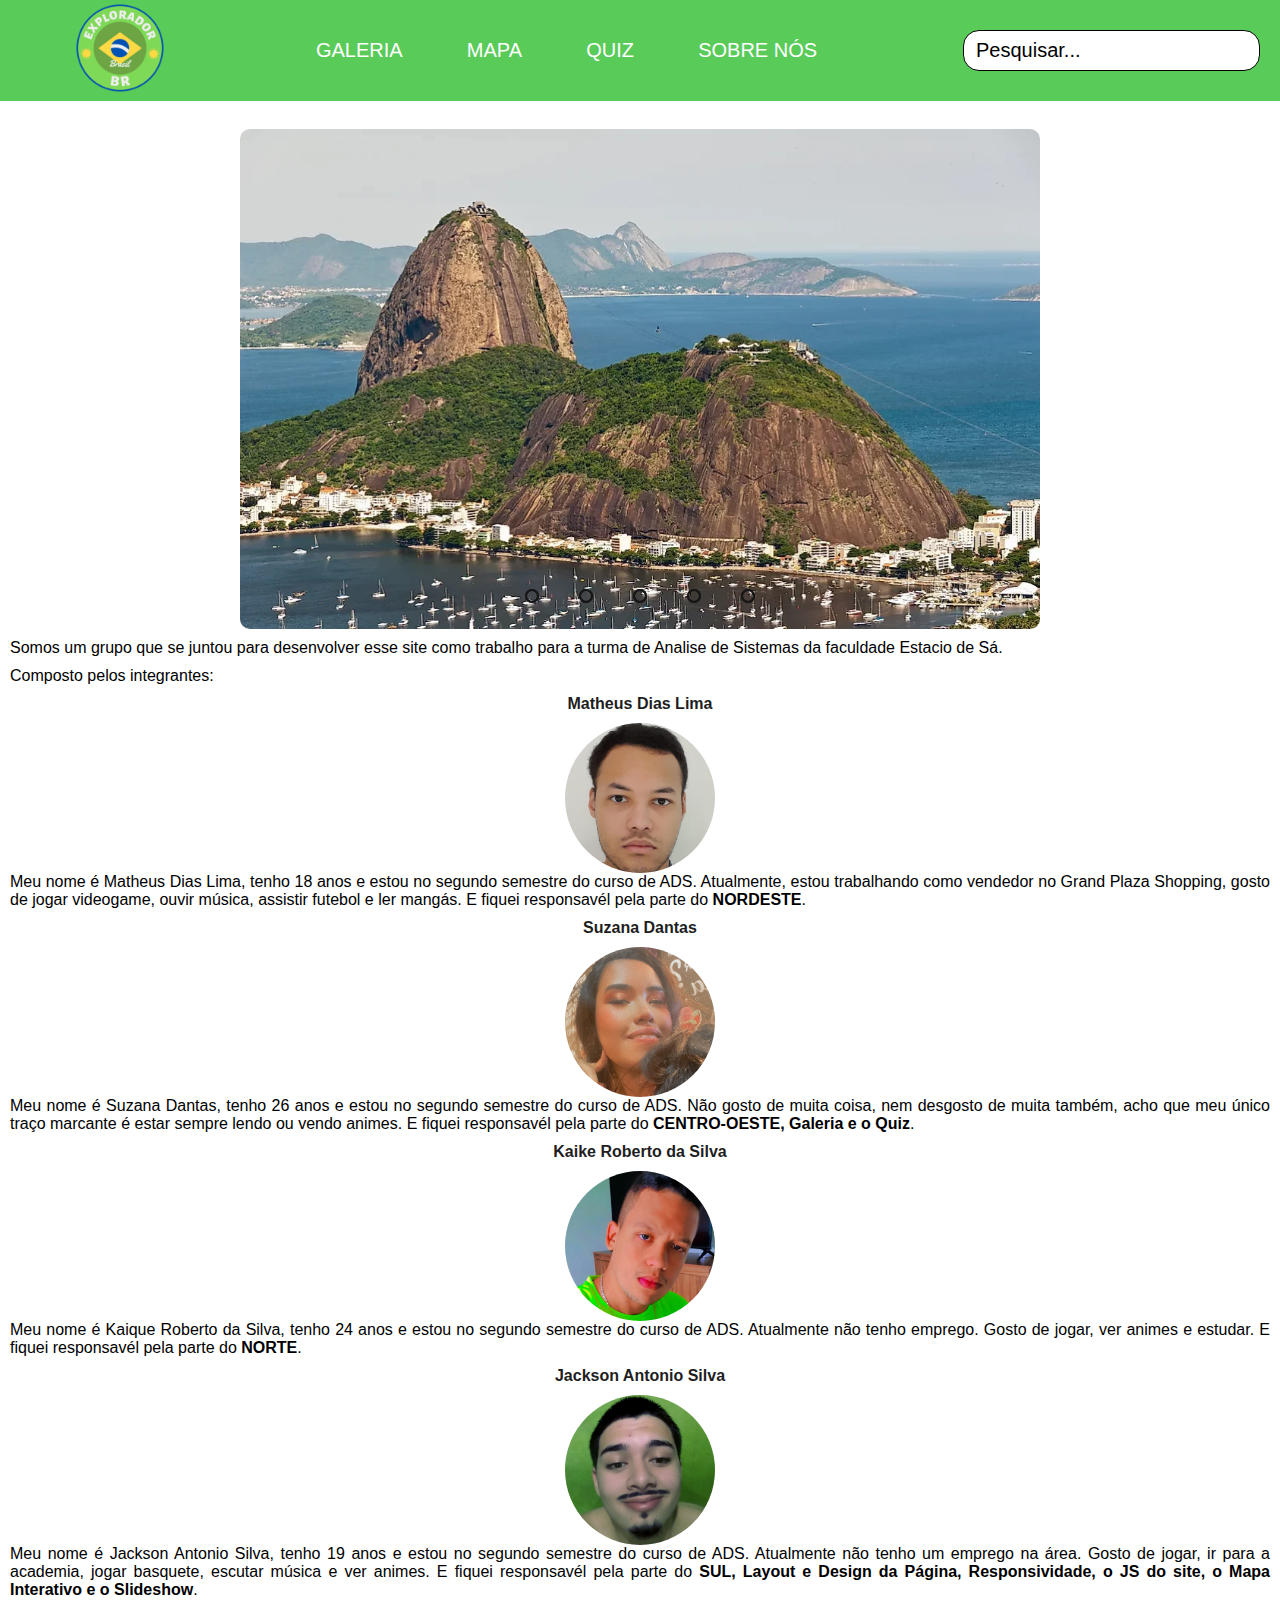
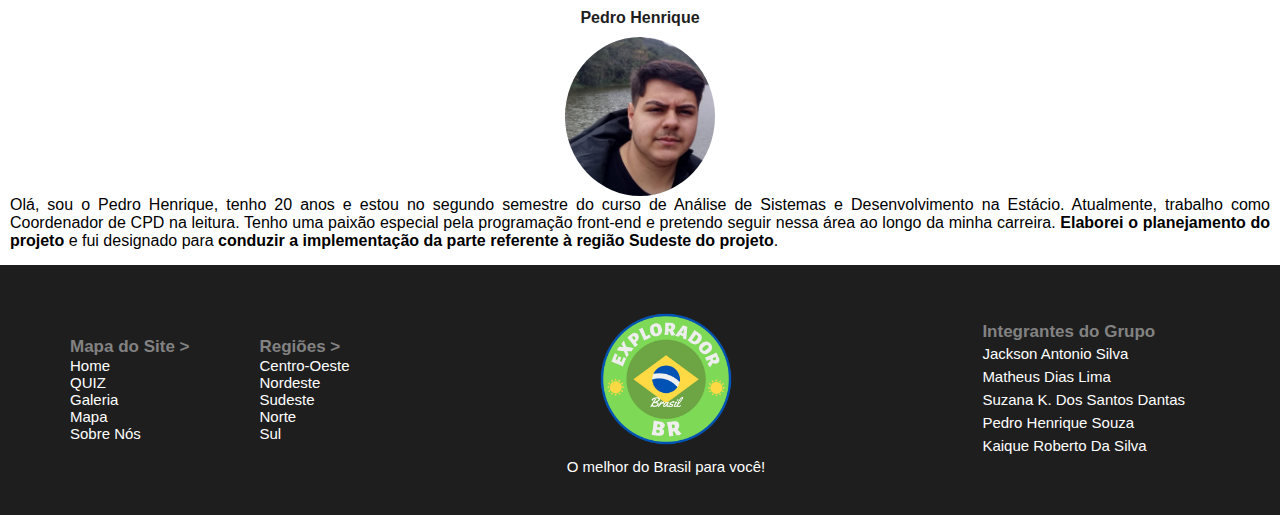
<file: about.html>
<!DOCTYPE html>
<html lang="pt-br">

<head>
    <meta charset="UTF-8">
    <meta name="viewport" content="width=device-width, initial-scale=1.0">
    <title>Explorador BR | Sobre Nós</title>
    <link rel="shortcut icon" type="imagex/png" href="assets/images/icon.png">
    <link rel="stylesheet" href="https://unicons.iconscout.com/release/v4.0.8/css/line.css">
    <link rel="stylesheet" href="assets/css/style.css">
</head>

<body>
    <header>
        <div class="header-logo">
            <a href="index.html"><img src="assets/images/logo.png" alt=""></a>
        </div>
        <div class="header-container">
            <a href="./index.html#Galeria">
                <p>GALERIA</p>
            </a>
            <a href="./index.html#Mapa">
                <p>MAPA</p>
            </a>
            <a href="./quiz.html">
                <p>QUIZ</p>
            </a>
            <a href="./about.html">
                <p>SOBRE NÓS</p>
            </a>
        </div>
        <div class="input-wrapper">
            <div class="search-bar">
                <input id="searchInput" type="text" placeholder="Pesquisar...">
                <i class="uil uil-search" id="searchButton"></i>
            </div>
        </div>
        
        <div class="btn-abrir-menu" id="btn-menu">
            <i class="uil uil-bars"></i>
        </div>

        <div class="menu-mobile" id="menu-mobile">
            <div class="btn-fechar">
                <i class="uil uil-times"></i>
            </div>

            <nav>
                <ul>
                    <li><a href="./index.html">HOME</a></li>
                    <li><a href="./index.html#Galeria">GALERIA</a></li>
                    <li><a href="./index.html#Mapa">MAPA</a></li>
                    <li><a href="./quiz.html">QUIZ</a></li>
                    <li><a href="./about.html">SOBRE NÓS</a></li>
                </ul>
            </nav>

        </div>
        <div class="overlay-menu" id="overlay-menu"></div>

    </header>

    <main>
        <br>
        <div class="slideshow">
            <!--Image Slider Start-->
            <div class="slider">
                <div class="slides">
                    <!--Radio Buttons Start-->
                    <input type="radio" name="radio-btn" id="radio1">
                    <input type="radio" name="radio-btn" id="radio2">
                    <input type="radio" name="radio-btn" id="radio3">
                    <input type="radio" name="radio-btn" id="radio4">
                    <input type="radio" name="radio-btn" id="radio5">
                    <!--Radio Buttons End-->
                    <!--Slide Images Start-->
                    <div class="slide first">
                        <img src="assets/images/BR/br1.jpg" alt="">
                    </div>
                    <div class="slide">
                        <img src="assets/images/BR/br2.jpg" alt="">
                    </div>
                    <div class="slide">
                        <img src="assets/images/BR/br3.jpg" alt="">
                    </div>
                    <div class="slide">
                        <img src="assets/images/BR/br4.jpg" alt="">
                    </div>
                    <div class="slide">
                        <img src="assets/images/BR/br5.jpg" alt="">
                    </div>
                    <!--Slide Images End-->
                    <!--Automatic Navigation Start-->
                    <div class=" navigation-auto">
                        <div class="auto-btn1"></div>
                        <div class="auto-btn2"></div>
                        <div class="auto-btn3"></div>
                        <div class="auto-btn4"></div>
                        <div class="auto-btn5"></div>
                    </div>
                    <!--Automatic Navigation End-->
                </div>
                <!--Manual Navigation Start-->
                <div class="navigation-manual">
                    <label for="radio1" class="manual-btn"></label>
                    <label for="radio2" class="manual-btn"></label>
                    <label for="radio3" class="manual-btn"></label>
                    <label for="radio4" class="manual-btn"></label>
                    <label for="radio5" class="manual-btn"></label>
                </div>
                <!--Manual Navigation End-->
            </div>
            <!--Image Slider End-->
        </div>

        <div class="about-us">
            <p>Somos um grupo que se juntou para desenvolver esse site como trabalho para a turma de Analise de Sistemas
                da faculdade Estacio de Sá.</p>
            <p>Composto pelos integrantes:</p>
            <div class="integrants">
                <p class="integrant-name"><b>Matheus Dias Lima</b></p>
                <img src="assets/images/about/Matheus.jpg">
                <div class="social-integrant" id="Matheus">
                    <a href="#"><i class="uil uil-linkedin"></i></a>
                    <a href="#" target="_blank"><i class="uil uil-instagram"></i></a>
                    <a href="#"><i class="uil uil-github"></i></a>
                </div>
                <p>Meu nome é Matheus Dias Lima, tenho 18 anos e estou no segundo semestre do curso de ADS. Atualmente, estou trabalhando como vendedor no Grand Plaza Shopping, gosto de jogar videogame, ouvir música, assistir futebol e ler mangás. E fiquei responsavél pela parte do <b>NORDESTE</b>.</p>

                <p class="integrant-name"><b>Suzana Dantas</b></p>
                <img src="assets/images/about/Suzana.jpg">
                <div class="social-integrant" id="Suzana">
                    <a href="#"><i class="uil uil-linkedin"></i></a>
                    <a href="#" target="_blank"><i class="uil uil-instagram"></i></a>
                    <a href="#"><i class="uil uil-github"></i></a>
                </div>
                <p>Meu nome é Suzana Dantas, tenho 26 anos e estou no segundo semestre do curso de ADS. Não gosto de muita coisa, nem desgosto de muita também, acho que meu único traço marcante é estar sempre lendo ou vendo animes. E fiquei responsavél pela parte do <b>CENTRO-OESTE, Galeria e o Quiz</b>.</p>

                <p class="integrant-name"><b>Kaike Roberto da Silva</b></p>
                <img src="assets/images/about/Kaique.jpg">
                <div class="social-integrant" id="Kaique">
                    <a href="#"><i class="uil uil-linkedin"></i></a>
                    <a href="#" target="_blank"><i class="uil uil-instagram"></i></a>
                    <a href="#"><i class="uil uil-github"></i></a>
                </div>
                <p>Meu nome é Kaique Roberto da Silva, tenho 24 anos e estou no segundo semestre do curso de ADS. Atualmente não tenho emprego. Gosto de jogar, ver animes e estudar. E fiquei responsavél pela parte do <b>NORTE</b>.</p>

                <p class="integrant-name"><b>Jackson Antonio Silva</b></p>
                <img src="assets/images/about/Jackson.jpeg">
                <div class="social-integrant" id="Jackson">
                    <a href="https://www.linkedin.com/in/jackson-silva-coder/" target="_blank"><i class="uil uil-linkedin"></i></a>
                    <a href="https://www.instagram.com/nevergiveup_man0/" target="_blank"><i class="uil uil-instagram"></i></a>
                    <a href="https://github.com/JackCoder0" target="_blank"><i class="uil uil-github"></i></a>
                </div>
                <p>Meu nome é Jackson Antonio Silva, tenho 19 anos e estou no segundo semestre do curso de ADS. Atualmente não tenho um emprego na área. Gosto de jogar, ir para a academia, jogar basquete, escutar música e ver animes. E fiquei responsavél pela parte do <b>SUL, Layout e Design da Página, Responsividade, o JS do site, o Mapa Interativo e o Slideshow</b>.</p>

                <p class="integrant-name"><b>Pedro Henrique</b></p>
                <img src="assets/images/about/Pedro.jpg">
                <div class="social-integrant" id="Jackson">
                    <a href="#" target="_blank"><i class="uil uil-linkedin"></i></a>
                    <a href="#" target="_blank"><i class="uil uil-instagram"></i></a>
                    <a href="#" target="_blank"><i class="uil uil-github"></i></a>
                </div>
                <p>Olá, sou o Pedro Henrique, tenho 20 anos e estou no segundo semestre do curso de Análise de Sistemas e Desenvolvimento na Estácio. Atualmente, trabalho como Coordenador de CPD na leitura. Tenho uma paixão especial pela programação front-end e pretendo seguir nessa área ao longo da minha carreira. <b>Elaborei o planejamento do projeto</b> e fui designado para <b>conduzir a implementação da parte referente à região Sudeste do projeto</b>.</p>
            </div>
        </div>
    </main>

</body>

</main>

<div id="btnTop">
    <i class="uil uil-arrow-up"></i>
</div>
<footer>
    <div class="footer-map">
        <h4>Mapa do Site ></h4>
        <a href="index.html">
            <p>Home</p>
        </a>
        <a href="quiz.html">
            <p>QUIZ</p>
        </a>
        <a href="./index.html#Galeria">
            <p>Galeria</p>
        </a>
        <a href="index.html#Mapa" id="index.html#Mapa">
            <p>Mapa</p>
        </a>
        <a href="./about.html">
            <p>Sobre Nós</p>
        </a>
    </div>

    <div class="footer-regions">
        <h4>Regiões ></h4>
        <a href="./centrooeste.html">
            <p>Centro-Oeste</p>
        </a>
        <a href="./nordeste.html">
            <p>Nordeste</p>
        </a>
        <a href="./sudeste.html">
            <p>Sudeste</p>
        </a>
        <a href="./norte.html">
            <p>Norte</p>
        </a>
        <a href="./sul.html">
            <p>Sul</p>
        </a>
    </div>
    <div class="footer-logo">
        <a href="index.html"><img src="assets/images/logo.png" alt=""></a>
        <p>O melhor do Brasil para você!</p>
    </div>
    <div class="footer-group">
        <h4>Integrantes do Grupo</h4>
        <p>
            Jackson Antonio Silva<a target="_blank" href="https://github.com/JackCoder0">
                <i class="uil uil-github"></i>
            </a><a target="_blank"
                   href="https://www.instagram.com/nevergiveup_man0/"><i class="uil uil-instagram"></i></a><a target="_blank" href="https://www.linkedin.com/in/jackson-silva-coder/">
                <i class="uil uil-linkedin"></i>
            </a>
        </p>
        <p>
            Matheus Dias Lima<a href=""><i class="uil uil-github"></i></a><a href="">
                <i class="uil uil-instagram"></i>
            </a><a href=""><i class="uil uil-linkedin"></i></a>
        </p>
        <p>
            Suzana K. Dos Santos Dantas<a href="https://github.com"><i class="uil uil-github"></i></a><a href="https://www.instagram.com"><i class="uil uil-instagram"></i></a><a href="https://www.linkedin.com"><i class="uil uil-linkedin"></i></a>
        </p>
        <p>
            Pedro Henrique Souza<a href="https://github.com/GondimPedro"><i class="uil uil-github"></i></a><a href="https://www.instagram.com/">
                <i class="uil uil-instagram"></i>
            </a><a href="https://www.linkedin.com/in/pedro-gondim-b3b659159/"><i class="uil uil-linkedin"></i></a>
        </p>
        <p>
            Kaique Roberto Da Silva<a href="https://github.com"><i class="uil uil-github"></i></a><a href="https://www.instagram.com"><i class="uil uil-instagram"></i></a><a href="https://www.linkedin.com"><i class="uil uil-linkedin"></i></a>
        </p>
    </div>
</footer>
<div class="footer-copy">

</div>

<script src="assets/js/script.js"></script>
</body>

</html>
</file>
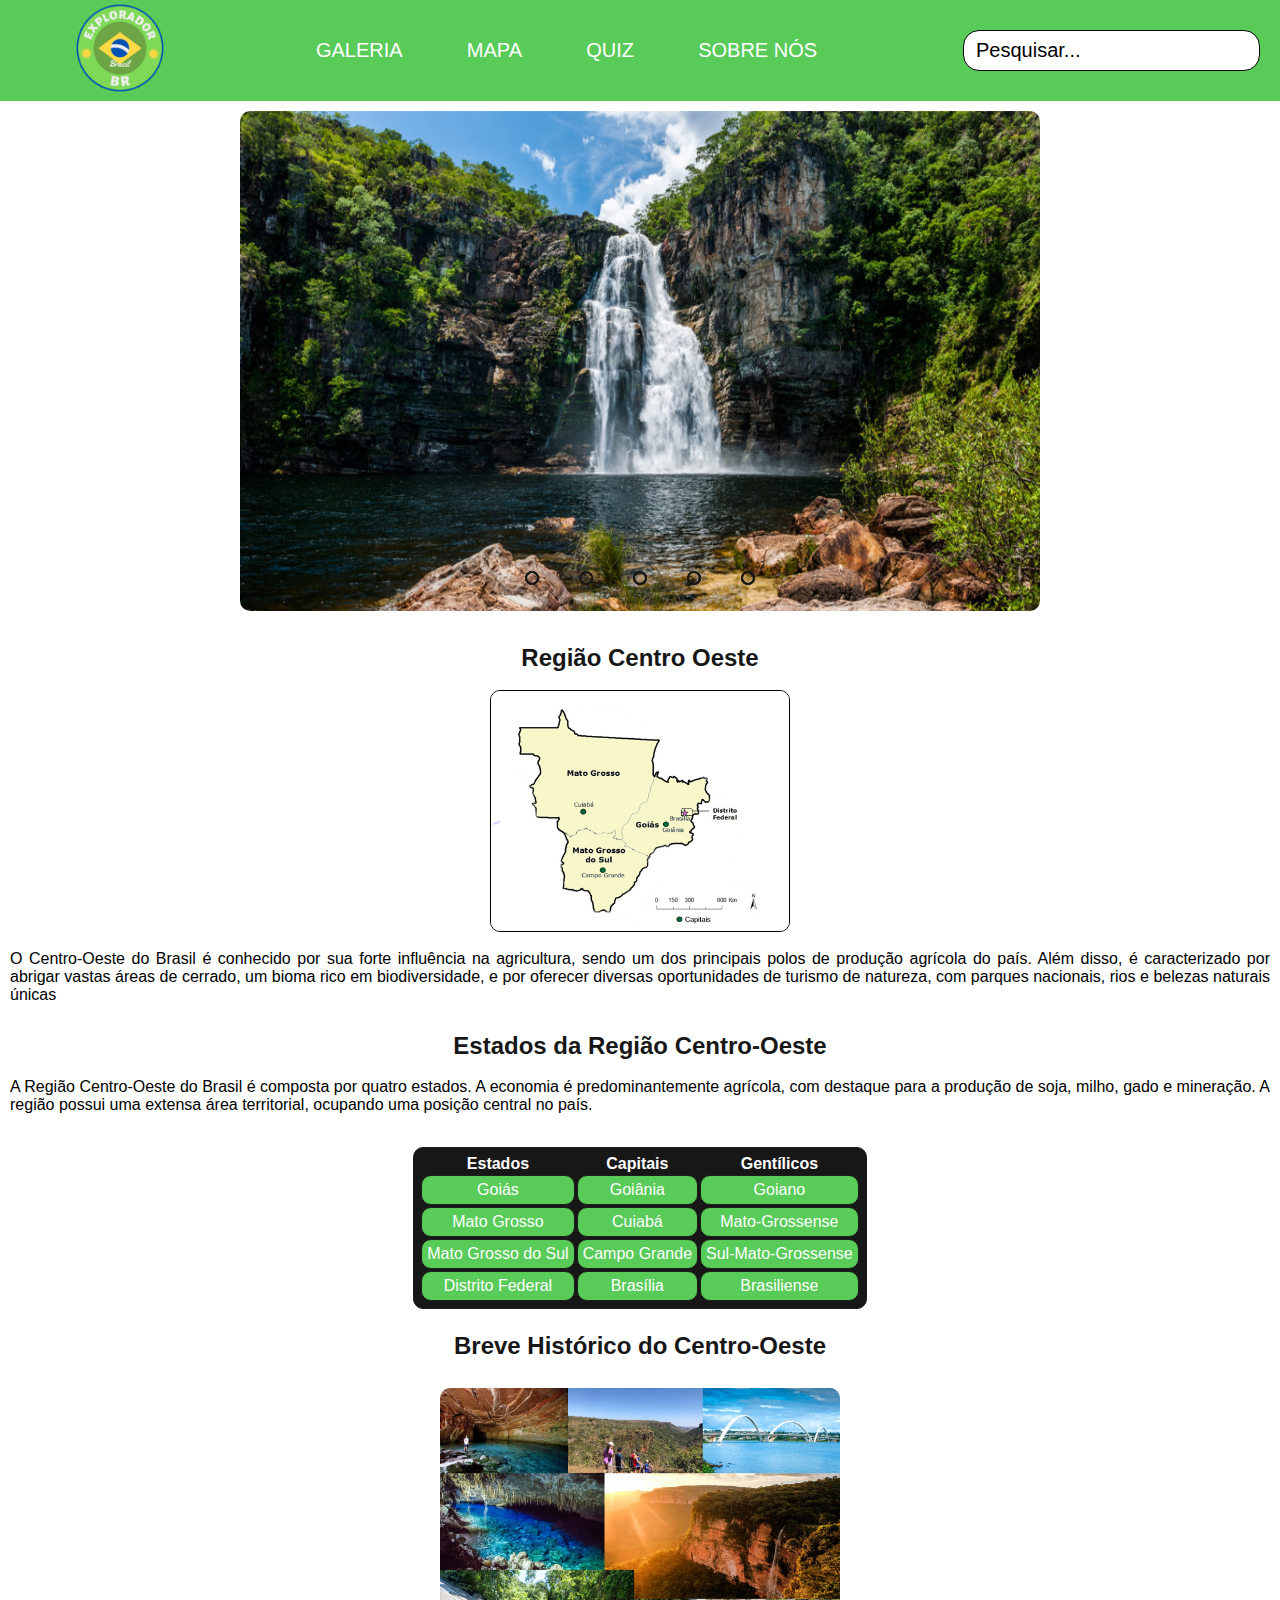
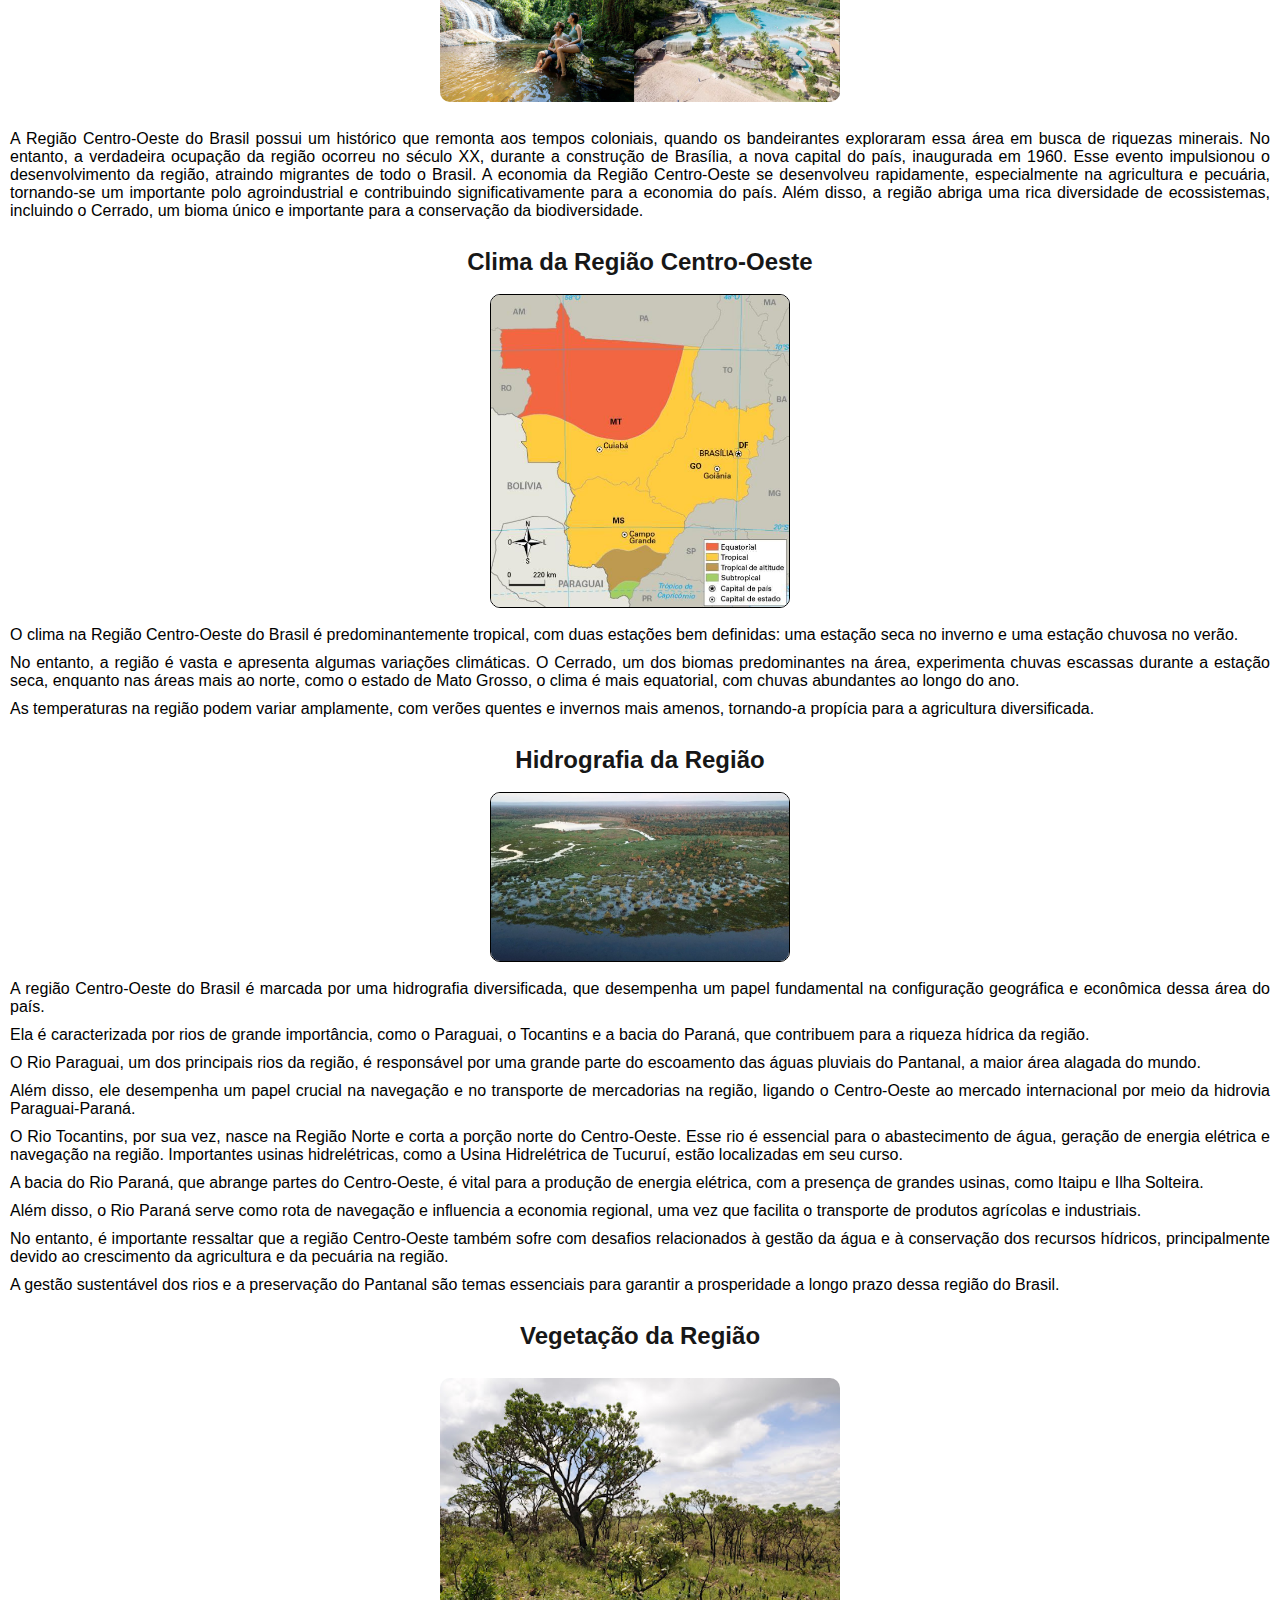
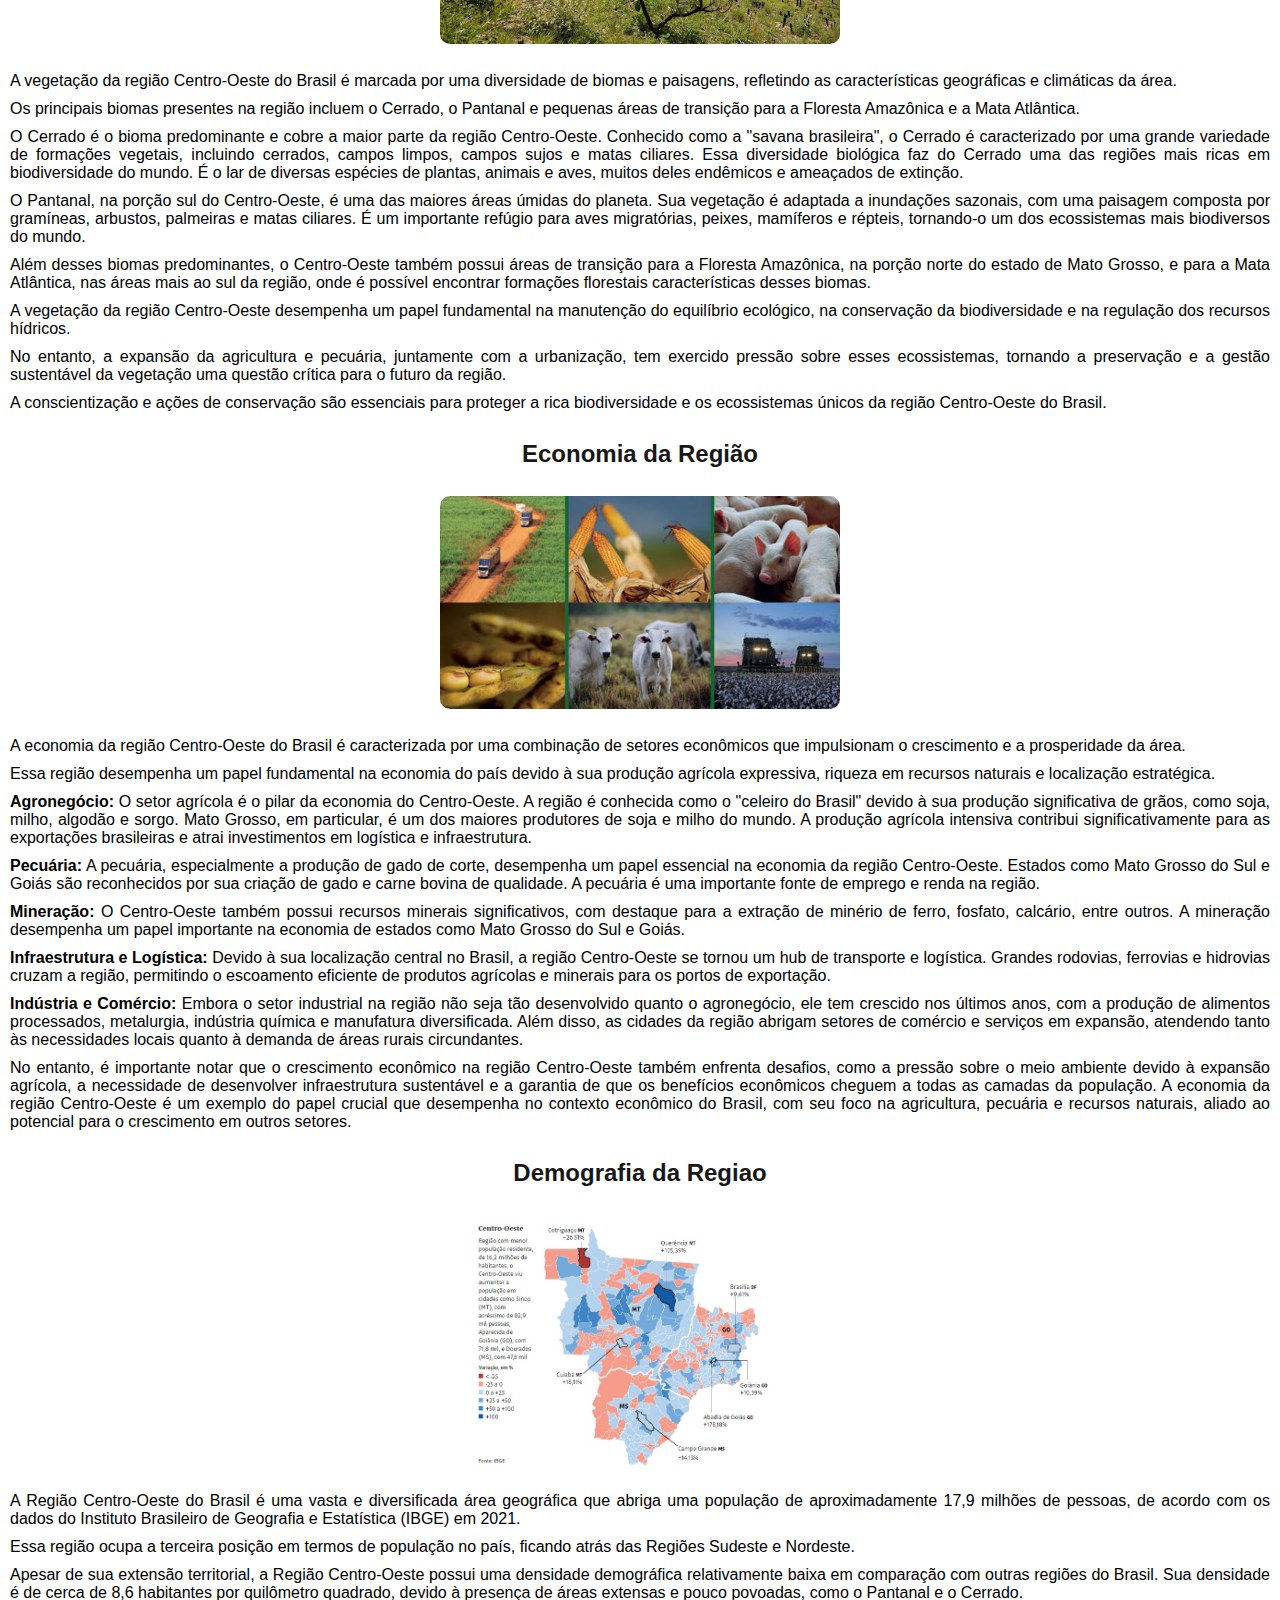
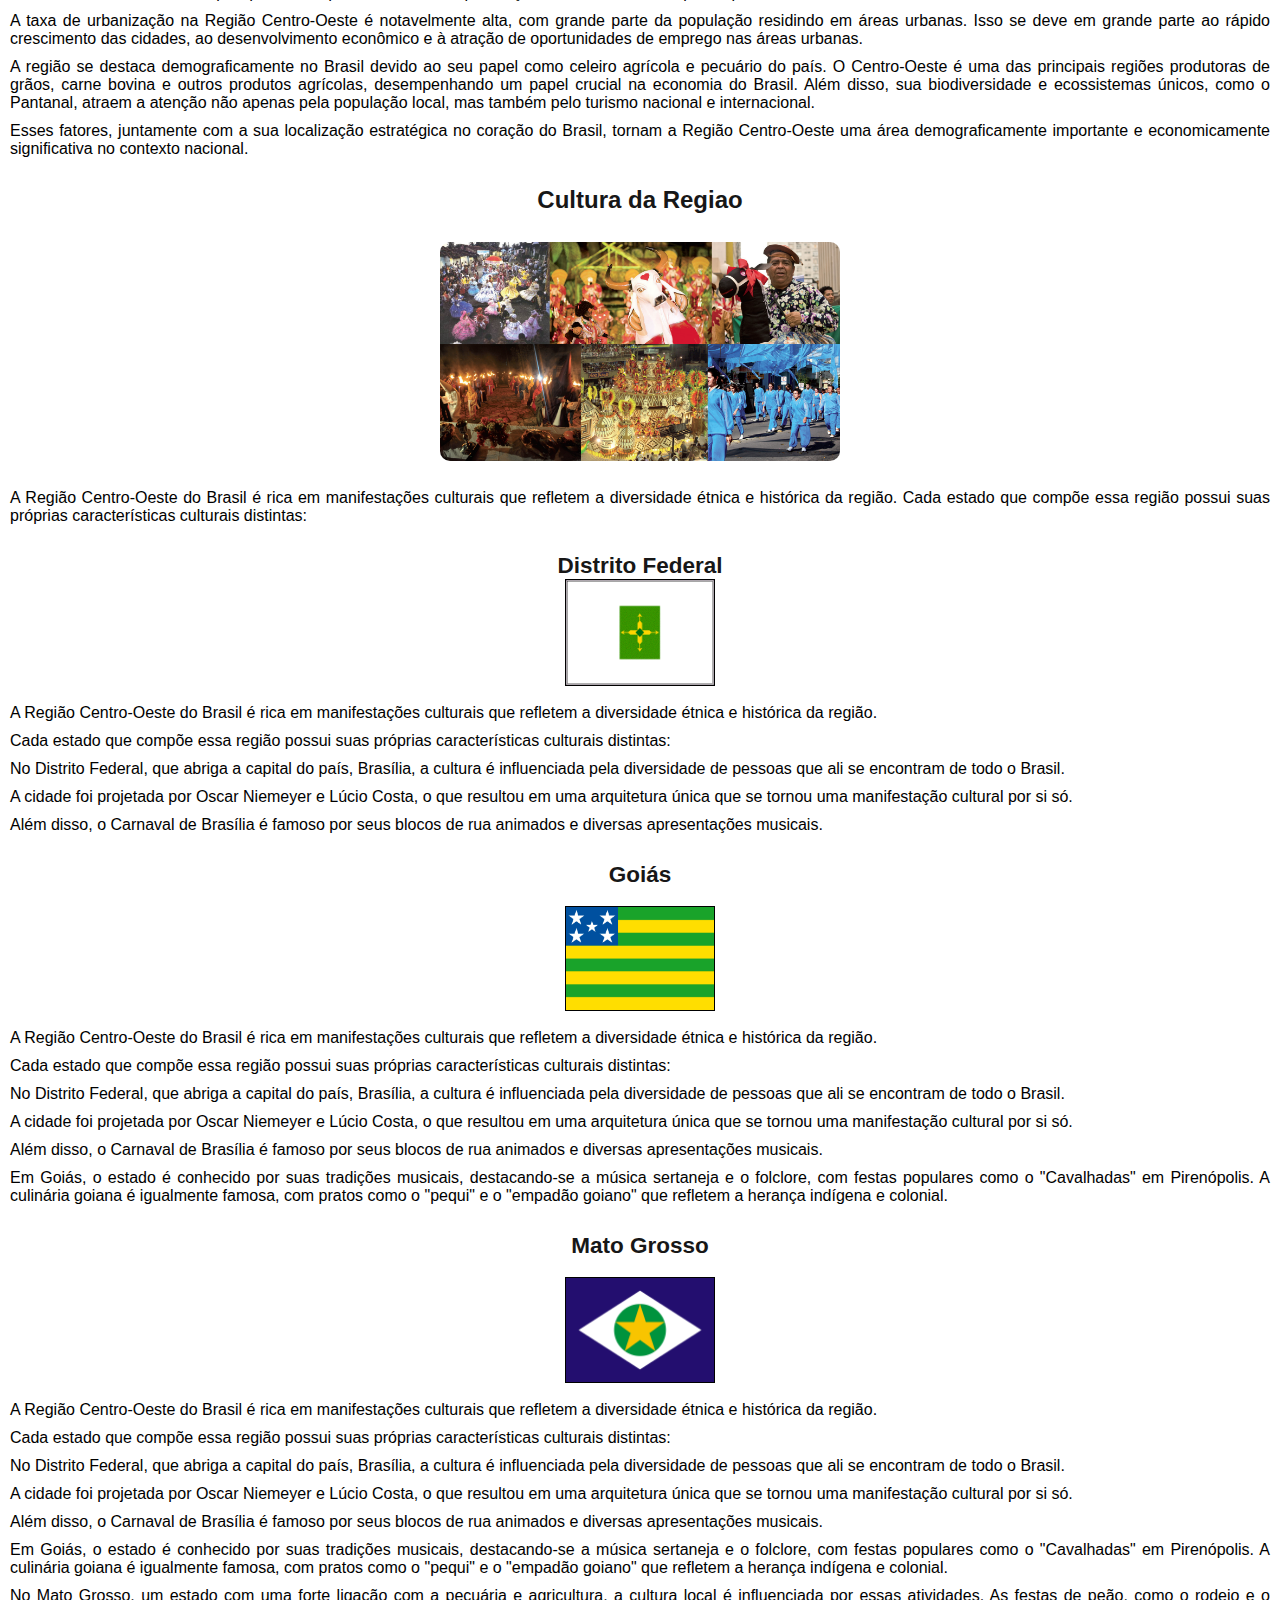
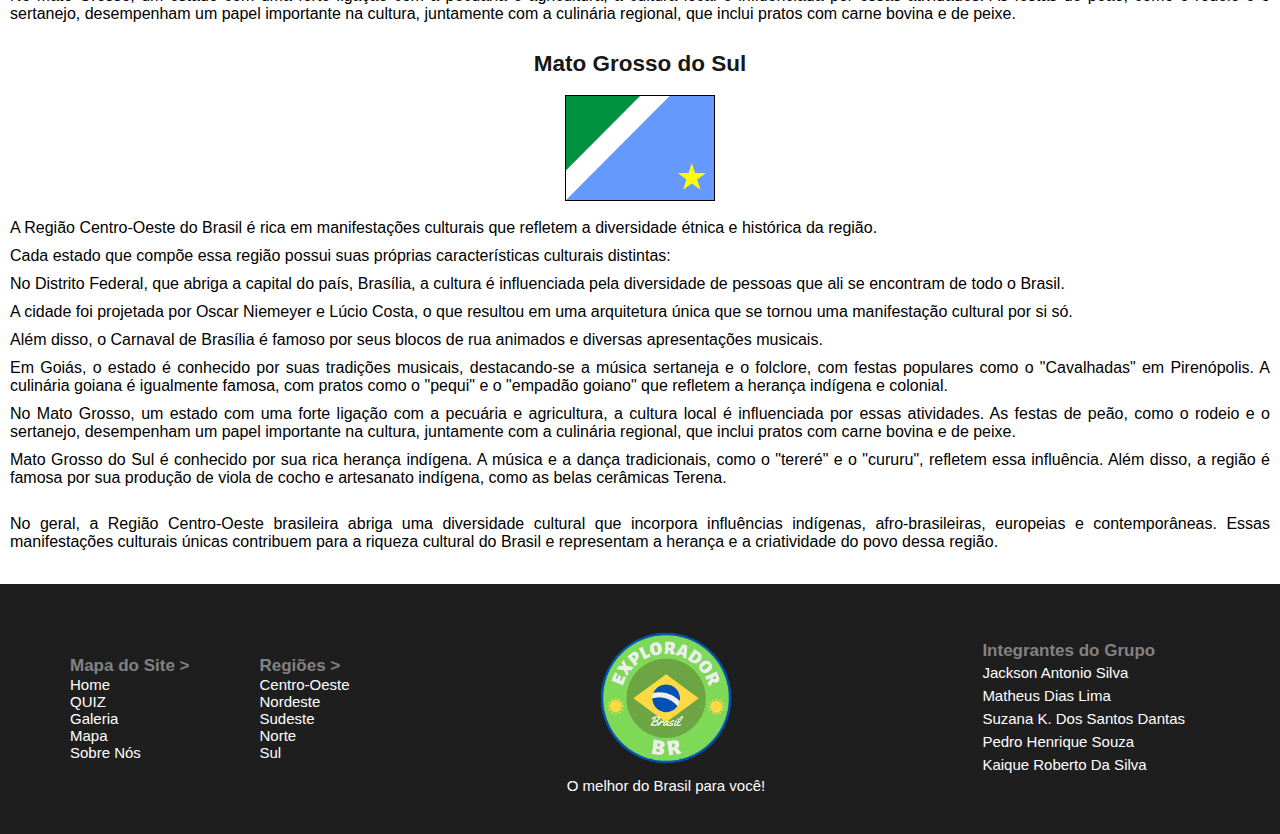
<file: centrooeste.html>
<!DOCTYPE html>
<html lang="pt-br">

<head>
    <meta charset="UTF-8">
    <meta name="viewport" content="width=device-width, initial-scale=1.0">
    <title>Explorador BR | Centro-Oeste</title>
    <link rel="shortcut icon" type="imagex/png" href="assets/images/icon.png">
    <link rel="stylesheet" href="https://unicons.iconscout.com/release/v4.0.8/css/line.css">
    <link rel="stylesheet" href="assets/css/style.css">
</head>

<body>
    <header>
        <div class="header-logo">
            <a href="index.html"><img src="assets/images/logo.png" alt=""></a>
        </div>
        <div class="header-container">
            <a href="./index.html#Galeria">
                <p>GALERIA</p>
            </a>
            <a href="./index.html#Mapa">
                <p>MAPA</p>
            </a>
            <a href="./quiz.html">
                <p>QUIZ</p>
            </a>
            <a href="./about.html">
                <p>SOBRE NÓS</p>
            </a>
        </div>
        <div class="input-wrapper">
            <div class="search-bar">
                <input id="searchInput" type="text" placeholder="Pesquisar...">
                <i class="uil uil-search" id="searchButton"></i>
            </div>
        </div>
        
        <div class="btn-abrir-menu" id="btn-menu">
            <i class="uil uil-bars"></i>
        </div>

        <div class="menu-mobile" id="menu-mobile">
            <div class="btn-fechar">
                <i class="uil uil-times"></i>
            </div>

            <nav>
                <ul>
                    <li><a href="./index.html">HOME</a></li>
                    <li><a href="./index.html#Galeria">GALERIA</a></li>
                    <li><a href="./index.html#Mapa">MAPA</a></li>
                    <li><a href="./quiz.html">QUIZ</a></li>
                    <li><a href="./about.html">SOBRE NÓS</a></li>
                </ul>
            </nav>

        </div>
        <div class="overlay-menu" id="overlay-menu"></div>

    </header>

    <main>

        <div class="slideshow">
            <!--Image Slider Start-->
            <div class="slider">
                <div class="slides">
                    <!--Radio Buttons Start-->
                    <input type="radio" name="radio-btn" id="radio1">
                    <input type="radio" name="radio-btn" id="radio2">
                    <input type="radio" name="radio-btn" id="radio3">
                    <input type="radio" name="radio-btn" id="radio4">
                    <input type="radio" name="radio-btn" id="radio5">
                    <!--Radio Buttons End-->
                    <!--Slide Images Start-->
                    <div class="slide first">
                        <img src="assets/images/CO/slide1CO.jpg" alt="">
                    </div>
                    <div class="slide">
                        <img src="assets/images/CO/slide2CO.jpg" alt="">
                    </div>
                    <div class="slide">
                        <img src="assets/images/CO/slide3CO.jpg" alt="">
                    </div>
                    <div class="slide">
                        <img src="assets/images/CO/slide4CO.jpg" alt="">
                    </div>
                    <div class="slide">
                        <img src="assets/images/CO/slide5CO.jpg" alt="">
                    </div>
                    <!--Slide Images End-->
                    <!--Automatic Navigation Start-->
                    <div class="navigation-auto">
                        <div class="auto-btn1"></div>
                        <div class="auto-btn2"></div>
                        <div class="auto-btn3"></div>
                        <div class="auto-btn4"></div>
                        <div class="auto-btn5"></div>
                    </div>
                    <!--Automatic Navigation End-->
                </div>
                <!--Manual Navigation Start-->
                <div class="navigation-manual">
                    <label for="radio1" class="manual-btn"></label>
                    <label for="radio2" class="manual-btn"></label>
                    <label for="radio3" class="manual-btn"></label>
                    <label for="radio4" class="manual-btn"></label>
                    <label for="radio5" class="manual-btn"></label>
                </div>
                <!--Manual Navigation End-->
            </div>
            <!--Image Slider End-->
        </div>
        <br>
        <div class="introduction">
            <h2> Região Centro Oeste </h2>
            <br>
            <img src="assets\images\CO\CO3.jpg">
            </br>

            <p>O Centro-Oeste do Brasil é conhecido por sua forte influência na agricultura, sendo um dos principais
                polos de produção agrícola do país. Além disso, é caracterizado por abrigar vastas áreas de cerrado, um
                bioma rico em biodiversidade, e por oferecer diversas oportunidades de turismo de natureza, com parques
                nacionais, rios e belezas naturais únicas</p>
            <br>

            <h2>Estados da Região Centro-Oeste</h2>
            <br>
            <p>A Região Centro-Oeste do Brasil é composta por quatro estados. A economia é predominantemente agrícola,
                com destaque para a produção de soja, milho, gado e mineração. A região possui uma extensa área
                territorial, ocupando uma posição central no país.</p>
            <br>

            <div class="table">
                <table>
                    <tr>
                        <th>Estados</th>
                        <th>Capitais</th>
                        <th>Gentílicos</th>

                    </tr>
                    <tr>
                        <td>Goiás</td>
                        <td>Goiânia</td>
                        <td>Goiano</td>
                    </tr>
                    <tr>
                        <td>Mato Grosso</td>
                        <td>Cuiabá</td>
                        <td>Mato-Grossense</td>
                    </tr>
                    <tr>
                        <td>Mato Grosso do Sul</td>
                        <td>Campo Grande</td>
                        <td>Sul-Mato-Grossense</td>
                    </tr>
                    <tr>
                        <td>Distrito Federal</td>
                        <td>Brasília</td>
                        <td>Brasiliense</td>
                    </tr>
                </table>
            </div>
            <br>

            <h2>Breve Histórico do Centro-Oeste</h2>
            <br>

            <div class="co-images">
                <img src="assets\images\CO\resCO.jpg">
            </div>
            <br>

            <p>A Região Centro-Oeste do Brasil possui um histórico que remonta aos tempos coloniais, quando os
                bandeirantes exploraram essa área em busca de riquezas minerais. No entanto, a verdadeira ocupação da
                região ocorreu no século XX, durante a construção de
                Brasília, a nova capital do país, inaugurada em 1960. Esse evento impulsionou o desenvolvimento da
                região, atraindo migrantes de todo o Brasil.
                A economia da Região Centro-Oeste se desenvolveu rapidamente, especialmente na agricultura e pecuária,
                tornando-se um importante polo agroindustrial e contribuindo significativamente para a economia do
                país.
                Além disso, a região abriga uma rica diversidade de ecossistemas, incluindo o Cerrado, um bioma único e
                importante para a conservação da biodiversidade.</p>
            <br>

            <h2>Clima da Região Centro-Oeste</h2>
            <br>

            <div class="CO-images">
                <img src="assets\images\CO\climaCO.jpg">
            </div>
            <br>

            <p>O clima na Região Centro-Oeste do Brasil é predominantemente tropical, com duas estações bem definidas:
                uma estação seca no inverno e uma estação chuvosa no verão.</p>
            <p>No entanto, a região é vasta e apresenta algumas variações climáticas. O Cerrado, um dos biomas
                predominantes na área, experimenta chuvas escassas durante a estação seca, enquanto nas áreas mais ao
                norte, como o estado de Mato Grosso, o clima é mais equatorial, com chuvas abundantes ao longo do ano.
            </p>
            <p>As temperaturas na região podem variar amplamente, com verões quentes e invernos mais amenos, tornando-a
                propícia para a agricultura diversificada.</p>
            <br>

            <h2>Hidrografia da Região</h1>
                <br>

                <div class="CO-images">
                    <img src="assets\images\CO\hidroCO.jpg">
                </div>
                <br>

                <p>A região Centro-Oeste do Brasil é marcada por uma hidrografia diversificada, que desempenha um papel
                    fundamental na configuração geográfica e econômica dessa área do país.</p>

                <p>Ela é caracterizada por rios de grande importância, como o Paraguai, o Tocantins e a bacia do Paraná,
                    que contribuem para a riqueza hídrica da região.</p>

                <p>O Rio Paraguai, um dos principais rios da região, é responsável por uma grande parte do escoamento
                    das
                    águas pluviais do Pantanal, a maior área alagada do mundo.</p>

                <p>Além disso, ele desempenha um papel crucial na navegação e no transporte de mercadorias na região,
                    ligando o Centro-Oeste ao mercado internacional por meio da hidrovia Paraguai-Paraná.</p>

                <p>O Rio Tocantins, por sua vez, nasce na Região Norte e corta a porção norte do Centro-Oeste.
                    Esse rio é essencial para o abastecimento de água, geração de energia elétrica e navegação na
                    região.
                    Importantes usinas hidrelétricas, como a Usina Hidrelétrica de Tucuruí, estão localizadas em seu
                    curso.</p>

                <p>A bacia do Rio Paraná, que abrange partes do Centro-Oeste, é vital para a produção de energia
                    elétrica,
                    com a presença de grandes usinas, como Itaipu e Ilha Solteira.</p>

                <p>Além disso, o Rio Paraná serve como rota de navegação e influencia a economia regional, uma vez que
                    facilita o transporte de produtos agrícolas e industriais.</p>

                <p>No entanto, é importante ressaltar que a região Centro-Oeste também sofre com desafios relacionados à
                    gestão da água e à conservação dos recursos hídricos, principalmente devido ao crescimento da
                    agricultura e da pecuária na região.</p>

                <p>A gestão sustentável dos rios e a preservação do Pantanal são temas essenciais para garantir a
                    prosperidade a longo prazo dessa região do Brasil.</p>
                <br>

                <h2>Vegetação da Região</h2>
                <br>

                <div class="co-images">
                    <img src="assets\images\CO\vegCO.jpg">
                </div>
                <br>

                <p>A vegetação da região Centro-Oeste do Brasil é marcada por uma diversidade de biomas e paisagens,
                    refletindo as características geográficas e climáticas da área.</p>

                <p>Os principais biomas presentes na região incluem o Cerrado, o Pantanal e pequenas áreas de transição
                    para a Floresta Amazônica e a Mata Atlântica.</p>

                <p>O Cerrado é o bioma predominante e cobre a maior parte da região Centro-Oeste. Conhecido como a
                    "savana
                    brasileira", o Cerrado é caracterizado por uma grande variedade de formações vegetais, incluindo
                    cerrados, campos limpos, campos sujos e matas ciliares. Essa diversidade biológica faz do Cerrado
                    uma das
                    regiões mais ricas em biodiversidade do mundo. É o lar de diversas espécies de plantas, animais e
                    aves,
                    muitos deles endêmicos e ameaçados de extinção.</p>

                <p>O Pantanal, na porção sul do Centro-Oeste, é uma das maiores áreas úmidas do planeta. Sua vegetação é
                    adaptada a inundações sazonais, com uma paisagem composta por gramíneas, arbustos, palmeiras e matas
                    ciliares. É um importante refúgio para aves migratórias, peixes, mamíferos e répteis, tornando-o um
                    dos
                    ecossistemas mais biodiversos do mundo.</p>

                <p>Além desses biomas predominantes, o Centro-Oeste também possui áreas de transição para a Floresta
                    Amazônica, na porção norte do estado de Mato Grosso, e para a Mata Atlântica, nas áreas mais ao sul
                    da
                    região, onde é possível encontrar formações florestais características desses biomas.</p>

                <p>A vegetação da região Centro-Oeste desempenha um papel fundamental na manutenção do equilíbrio
                    ecológico, na conservação da biodiversidade e na regulação dos recursos hídricos.</p>

                <p>No entanto, a expansão da agricultura e pecuária, juntamente com a urbanização, tem exercido pressão
                    sobre esses ecossistemas, tornando a preservação e a gestão sustentável da vegetação uma questão
                    crítica
                    para o futuro da região.</p>

                <p>A conscientização e ações de conservação são essenciais para proteger a rica biodiversidade e os
                    ecossistemas únicos da região Centro-Oeste do Brasil.</p>
                <br>

                <h2>Economia da Região</h2>
                <br>

                <div class="co-images">
                    <img src="assets\images\CO\ecoCO.jpg">
                </div>
                <br>

                <p>A economia da região Centro-Oeste do Brasil é caracterizada por uma combinação de setores econômicos
                    que impulsionam o crescimento e a prosperidade da área.</p>

                <p>Essa região desempenha um papel fundamental na economia do país devido à sua produção agrícola
                    expressiva,
                    riqueza em recursos naturais e localização estratégica.</p>

                <p><b>Agronegócio:</b> O setor agrícola é o pilar da economia do Centro-Oeste. A região é conhecida como
                    o
                    "celeiro do Brasil" devido à sua produção significativa de grãos, como soja, milho, algodão e sorgo.
                    Mato Grosso, em particular, é um dos maiores produtores de soja e milho do mundo. A produção
                    agrícola
                    intensiva contribui significativamente para as exportações brasileiras e atrai investimentos em
                    logística
                    e infraestrutura.</p>

                <p><b>Pecuária:</b> A pecuária, especialmente a produção de gado de corte, desempenha um papel essencial
                    na
                    economia da região Centro-Oeste. Estados como Mato Grosso do Sul e Goiás são reconhecidos por sua
                    criação
                    de gado e carne bovina de qualidade. A pecuária é uma importante fonte de emprego e renda na região.
                </p>

                <p><b>Mineração:</b> O Centro-Oeste também possui recursos minerais significativos, com destaque para a
                    extração
                    de minério de ferro, fosfato, calcário, entre outros. A mineração desempenha um papel importante na
                    economia
                    de estados como Mato Grosso do Sul e Goiás.</p>

                <p><b>Infraestrutura e Logística:</b> Devido à sua localização central no Brasil, a região Centro-Oeste
                    se tornou
                    um hub de transporte e logística. Grandes rodovias, ferrovias e hidrovias cruzam a região,
                    permitindo o
                    escoamento eficiente de produtos agrícolas e minerais para os portos de exportação.</p>

                <p><b>Indústria e Comércio:</b> Embora o setor industrial na região não seja tão desenvolvido quanto o
                    agronegócio,
                    ele tem crescido nos últimos anos, com a produção de alimentos processados, metalurgia, indústria
                    química e
                    manufatura diversificada. Além disso, as cidades da região abrigam setores de comércio e serviços em
                    expansão,
                    atendendo tanto às necessidades locais quanto à demanda de áreas rurais circundantes.</p>

                <p>No entanto, é importante notar que o crescimento econômico na região Centro-Oeste também enfrenta
                    desafios,
                    como a pressão sobre o meio ambiente devido à expansão agrícola, a necessidade de desenvolver
                    infraestrutura
                    sustentável e a garantia de que os benefícios econômicos cheguem a todas as camadas da população. A
                    economia
                    da região Centro-Oeste é um exemplo do papel crucial que desempenha no contexto econômico do Brasil,
                    com seu
                    foco na agricultura, pecuária e recursos naturais, aliado ao potencial para o crescimento em outros
                    setores.</p>
                <br>

                <h2>Demografia da Regiao</h2>
                <br>

                <div class="co-images">
                    <img src="assets\images\CO\demoCO.jpg">
                </div>

                <p>A Região Centro-Oeste do Brasil é uma vasta e diversificada área geográfica que abriga uma população
                    de
                    aproximadamente 17,9 milhões de pessoas, de acordo com os dados do Instituto Brasileiro de Geografia
                    e
                    Estatística (IBGE) em 2021.</p>

                <p>Essa região ocupa a terceira posição em termos de população no país, ficando atrás das Regiões
                    Sudeste e
                    Nordeste.</p>

                <p>Apesar de sua extensão territorial, a Região Centro-Oeste possui uma densidade demográfica
                    relativamente
                    baixa em comparação com outras regiões do Brasil. Sua densidade é de cerca de 8,6 habitantes por
                    quilômetro
                    quadrado, devido à presença de áreas extensas e pouco povoadas, como o Pantanal e o Cerrado.</p>

                <p>A taxa de urbanização na Região Centro-Oeste é notavelmente alta, com grande parte da população
                    residindo em
                    áreas urbanas. Isso se deve em grande parte ao rápido crescimento das cidades, ao desenvolvimento
                    econômico e
                    à atração de oportunidades de emprego nas áreas urbanas.</p>

                <p>A região se destaca demograficamente no Brasil devido ao seu papel como celeiro agrícola e pecuário
                    do país.
                    O Centro-Oeste é uma das principais regiões produtoras de grãos, carne bovina e outros produtos
                    agrícolas,
                    desempenhando um papel crucial na economia do Brasil. Além disso, sua biodiversidade e ecossistemas
                    únicos,
                    como o Pantanal, atraem a atenção não apenas pela população local, mas também pelo turismo nacional
                    e
                    internacional.</p>

                <p>Esses fatores, juntamente com a sua localização estratégica no coração do Brasil, tornam a Região
                    Centro-Oeste
                    uma área demograficamente importante e economicamente significativa no contexto nacional.</p>
                <br>

                <h2>Cultura da Regiao</h1>
                    <br>

                    <div class="co-images">
                        <img src="assets\images\CO\cult.jpg">
                    </div>
                    <br>

                    <p>A Região Centro-Oeste do Brasil é rica em manifestações culturais que refletem a diversidade
                        étnica e histórica da região. Cada estado que compõe essa região possui suas próprias
                        características culturais distintas:</p>
                    <br>

                    <a href="#df" id="df">
                        <h2>Distrito Federal</h2>
                    </a>

                    <div class="bandeira-estado">
                        <img src="assets\images\CO\DF.jpg">
                    </div>
                    <br>
                    <p>A Região Centro-Oeste do Brasil é rica em manifestações culturais que refletem a diversidade
                        étnica e histórica da região.</p>

                    <p>Cada estado que compõe essa região possui suas próprias características culturais distintas:</p>

                    <p>No Distrito Federal, que abriga a capital do país, Brasília, a cultura é influenciada pela
                        diversidade de pessoas que ali se encontram de todo o Brasil.</p>

                    <p>A cidade foi projetada por Oscar Niemeyer e Lúcio Costa, o que resultou em uma arquitetura única
                        que se tornou uma manifestação cultural por si só.</p>

                    <p>Além disso, o Carnaval de Brasília é famoso por seus blocos de rua animados e diversas
                        apresentações musicais.</p>
                    <br>

                    <a href="#go" id="go">
                        <h2>Goiás</h2>
                    </a>
                    <br>
                    <div class="bandeira-estado">
                        <img src="assets\images\CO\GO.jpg">
                    </div>
                    <br>
                    <p>A Região Centro-Oeste do Brasil é rica em manifestações culturais que refletem a diversidade
                        étnica e histórica da região.</p>

                    <p>Cada estado que compõe essa região possui suas próprias características culturais distintas:</p>

                    <p>No Distrito Federal, que abriga a capital do país, Brasília, a cultura é influenciada pela
                        diversidade de pessoas que ali se encontram de todo o Brasil.</p>

                    <p>A cidade foi projetada por Oscar Niemeyer e Lúcio Costa, o que resultou em uma arquitetura única
                        que se tornou uma manifestação cultural por si só.</p>

                    <p>Além disso, o Carnaval de Brasília é famoso por seus blocos de rua animados e diversas
                        apresentações musicais.</p>

                    <p>Em Goiás, o estado é conhecido por suas tradições musicais, destacando-se a música sertaneja e o
                        folclore, com festas populares como o "Cavalhadas" em Pirenópolis. A culinária goiana é
                        igualmente famosa, com pratos como o "pequi" e o "empadão goiano" que refletem a herança
                        indígena e colonial.</p>
                    <br>

                    <a href="#mt" id="mt">
                        <h2>Mato Grosso</h2>
                    </a>
                    <br>

                    <div class="bandeira-estado">
                        <img src="assets\images\CO\MG.jpg">
                    </div>
                    <br>
                    <p>A Região Centro-Oeste do Brasil é rica em manifestações culturais que refletem a diversidade
                        étnica e histórica da região.</p>

                    <p>Cada estado que compõe essa região possui suas próprias características culturais distintas:</p>

                    <p>No Distrito Federal, que abriga a capital do país, Brasília, a cultura é influenciada pela
                        diversidade de pessoas que ali se encontram de todo o Brasil.</p>

                    <p>A cidade foi projetada por Oscar Niemeyer e Lúcio Costa, o que resultou em uma arquitetura única
                        que se tornou uma manifestação cultural por si só.</p>

                    <p>Além disso, o Carnaval de Brasília é famoso por seus blocos de rua animados e diversas
                        apresentações musicais.</p>

                    <p>Em Goiás, o estado é conhecido por suas tradições musicais, destacando-se a música sertaneja e o
                        folclore, com festas populares como o "Cavalhadas" em Pirenópolis. A culinária goiana é
                        igualmente famosa, com pratos como o "pequi" e o "empadão goiano" que refletem a herança
                        indígena e colonial.</p>

                    <p>No Mato Grosso, um estado com uma forte ligação com a pecuária e agricultura, a cultura local é
                        influenciada por essas atividades. As festas de peão, como o rodeio e o sertanejo, desempenham
                        um papel importante na cultura, juntamente com a culinária regional, que inclui pratos com carne
                        bovina e de peixe.</p>
                    <br>

                    <a href="#ms" id="ms">
                        <h2>Mato Grosso do Sul</h2>
                    </a>
                    <br>

                    <div class="bandeira-estado">
                        <img src="assets\images\CO\MGS.jpg">
                    </div>
                    <br>
                    <p>A Região Centro-Oeste do Brasil é rica em manifestações culturais que refletem a diversidade
                        étnica e histórica da região.</p>

                    <p>Cada estado que compõe essa região possui suas próprias características culturais distintas:</p>

                    <p>No Distrito Federal, que abriga a capital do país, Brasília, a cultura é influenciada pela
                        diversidade de pessoas que ali se encontram de todo o Brasil.</p>

                    <p>A cidade foi projetada por Oscar Niemeyer e Lúcio Costa, o que resultou em uma arquitetura única
                        que se tornou uma manifestação cultural por si só.</p>

                    <p>Além disso, o Carnaval de Brasília é famoso por seus blocos de rua animados e diversas
                        apresentações musicais.</p>

                    <p>Em Goiás, o estado é conhecido por suas tradições musicais, destacando-se a música sertaneja e o
                        folclore, com festas populares como o "Cavalhadas" em Pirenópolis. A culinária goiana é
                        igualmente famosa, com pratos como o "pequi" e o "empadão goiano" que refletem a herança
                        indígena e colonial.</p>

                    <p>No Mato Grosso, um estado com uma forte ligação com a pecuária e agricultura, a cultura local é
                        influenciada por essas atividades. As festas de peão, como o rodeio e o sertanejo, desempenham
                        um papel importante na cultura, juntamente com a culinária regional, que inclui pratos com carne
                        bovina e de peixe.</p>

                    <p>Mato Grosso do Sul é conhecido por sua rica herança indígena. A música e a dança tradicionais,
                        como o "tereré" e o "cururu", refletem essa influência. Além disso, a região é famosa por sua
                        produção de viola de cocho e artesanato indígena, como as belas cerâmicas Terena.</p>
                    <br>

                    <p>No geral, a Região Centro-Oeste brasileira abriga uma diversidade cultural que incorpora
                        influências
                        indígenas, afro-brasileiras, europeias e contemporâneas. Essas manifestações culturais únicas
                        contribuem
                        para a riqueza cultural do
                        Brasil e representam a herança e a criatividade do povo dessa região.</p>
                    <br>

</body>

</div>

</main>

<div id="btnTop">
    <i class="uil uil-arrow-up"></i>
</div>
<footer>
    <div class="footer-map">
        <h4>Mapa do Site ></h4>
        <a href="index.html">
            <p>Home</p>
        </a>
        <a href="quiz.html">
            <p>QUIZ</p>
        </a>
        <a href="./index.html#Galeria">
            <p>Galeria</p>
        </a>
        <a href="index.html#Mapa" id="index.html#Mapa">
            <p>Mapa</p>
        </a>
        <a href="./about.html">
            <p>Sobre Nós</p>
        </a>
    </div>

    <div class="footer-regions">
        <h4>Regiões ></h4>
        <a href="./centrooeste.html">
            <p>Centro-Oeste</p>
        </a>
        <a href="./nordeste.html">
            <p>Nordeste</p>
        </a>
        <a href="./sudeste.html">
            <p>Sudeste</p>
        </a>
        <a href="./norte.html">
            <p>Norte</p>
        </a>
        <a href="./sul.html">
            <p>Sul</p>
        </a>
    </div>
    <div class="footer-logo">
        <a href="index.html"><img src="assets/images/logo.png" alt=""></a>
        <p>O melhor do Brasil para você!</p>
    </div>
    <div class="footer-group">
        <h4>Integrantes do Grupo</h4>
        <p>
            Jackson Antonio Silva<a target="_blank" href="https://github.com/JackCoder0">
                <i class="uil uil-github"></i>
            </a><a target="_blank"
                   href="https://www.instagram.com/nevergiveup_man0/"><i class="uil uil-instagram"></i></a><a target="_blank" href="https://www.linkedin.com/in/jackson-silva-coder/">
                <i class="uil uil-linkedin"></i>
            </a>
        </p>
        <p>
            Matheus Dias Lima<a href=""><i class="uil uil-github"></i></a><a href="">
                <i class="uil uil-instagram"></i>
            </a><a href=""><i class="uil uil-linkedin"></i></a>
        </p>
        <p>
            Suzana K. Dos Santos Dantas<a href="https://github.com"><i class="uil uil-github"></i></a><a href="https://www.instagram.com"><i class="uil uil-instagram"></i></a><a href="https://www.linkedin.com"><i class="uil uil-linkedin"></i></a>
        </p>
        <p>
            Pedro Henrique Souza<a href="https://github.com/GondimPedro"><i class="uil uil-github"></i></a><a href="https://www.instagram.com/">
                <i class="uil uil-instagram"></i>
            </a><a href="https://www.linkedin.com/in/pedro-gondim-b3b659159/"><i class="uil uil-linkedin"></i></a>
        </p>
        <p>
            Kaique Roberto Da Silva<a href="https://github.com"><i class="uil uil-github"></i></a><a href="https://www.instagram.com"><i class="uil uil-instagram"></i></a><a href="https://www.linkedin.com"><i class="uil uil-linkedin"></i></a>
        </p>
    </div>
</footer>
<div class="footer-copy">

</div>

<script src="assets/js/script.js"></script>
</body>

</html>
</file>
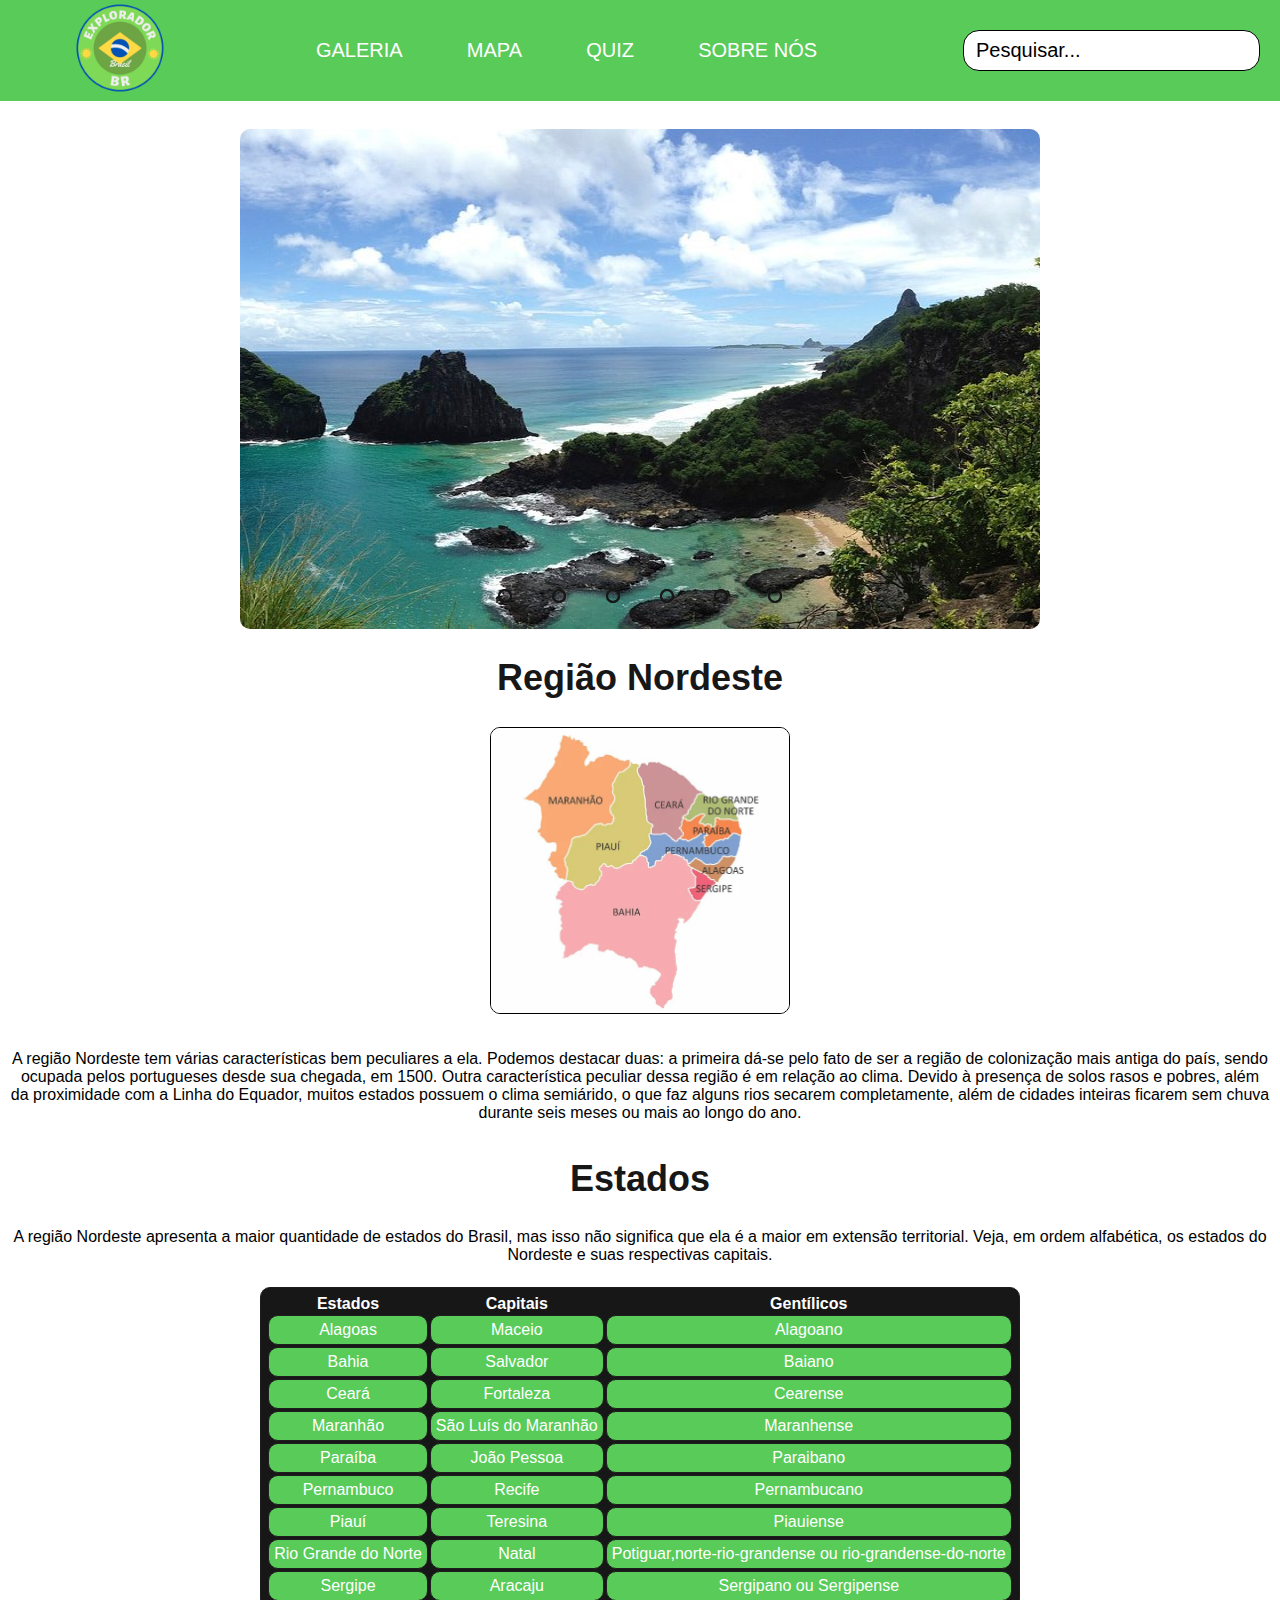
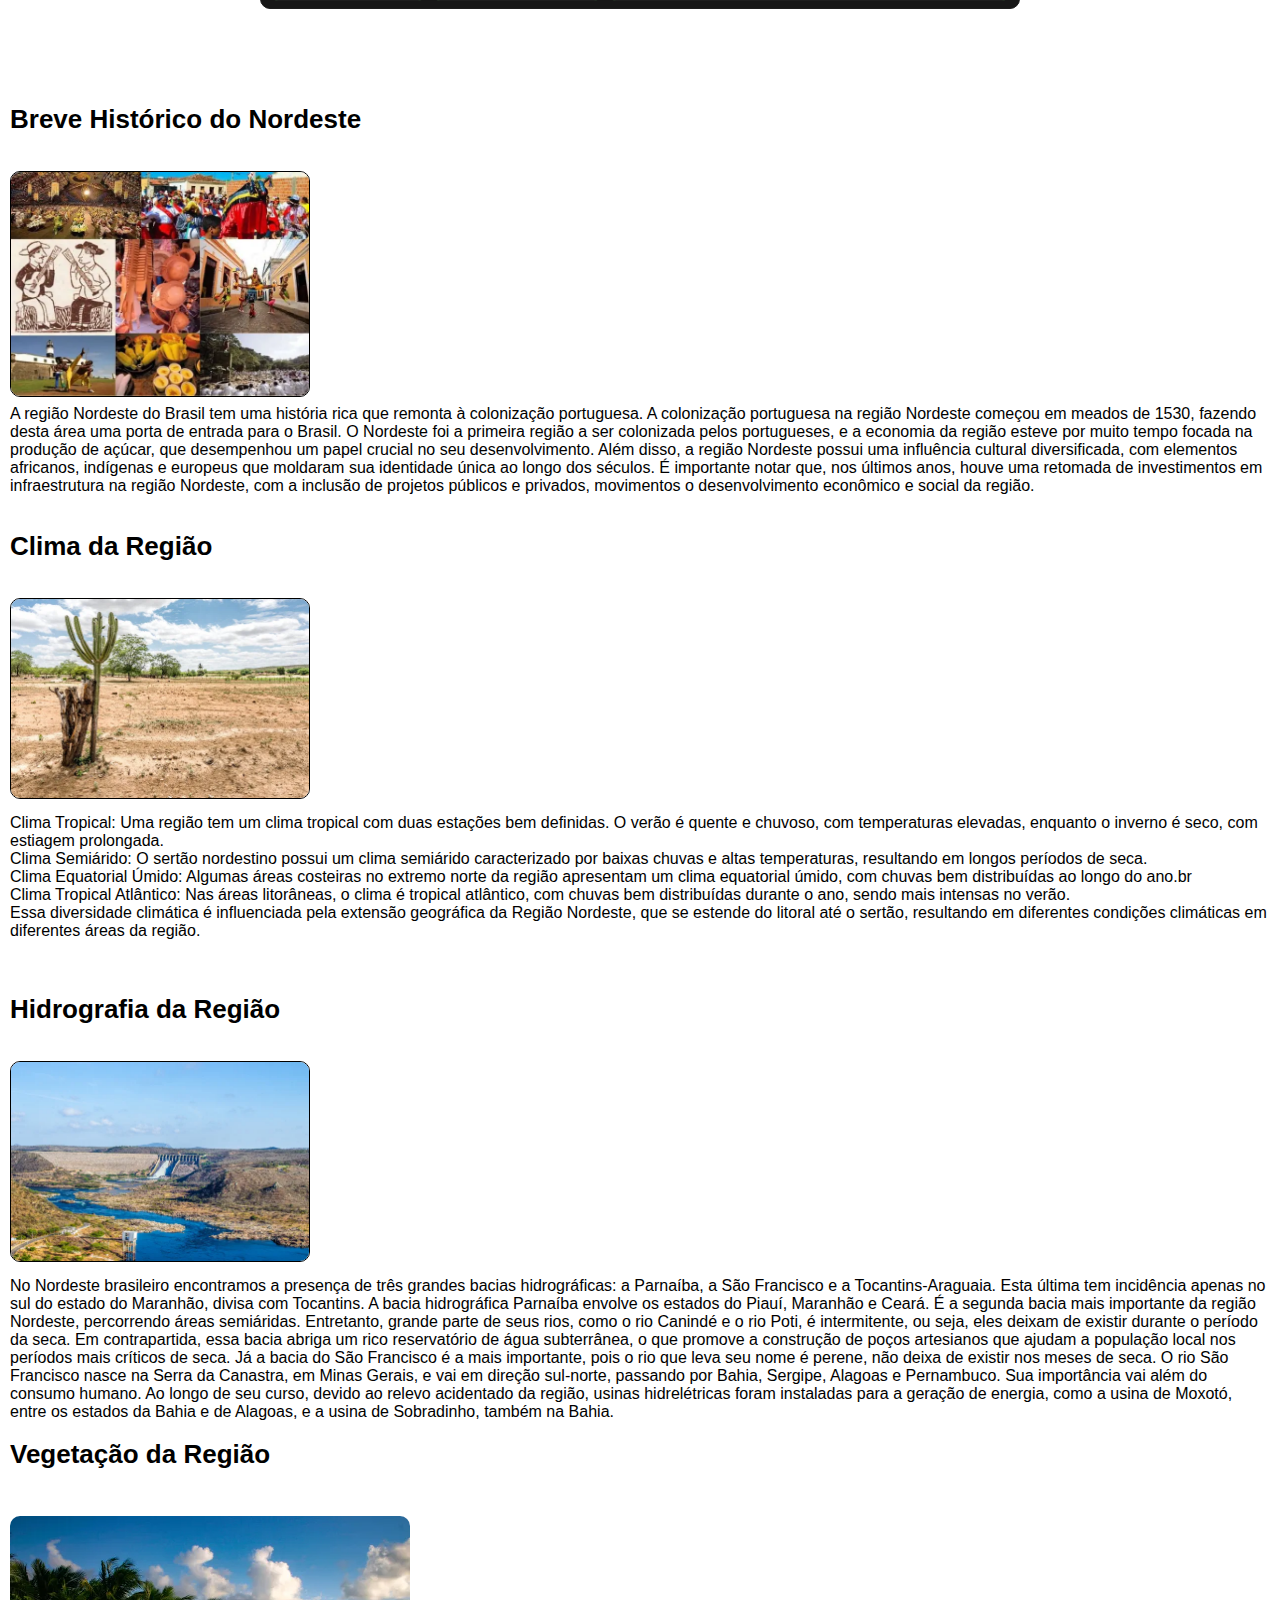
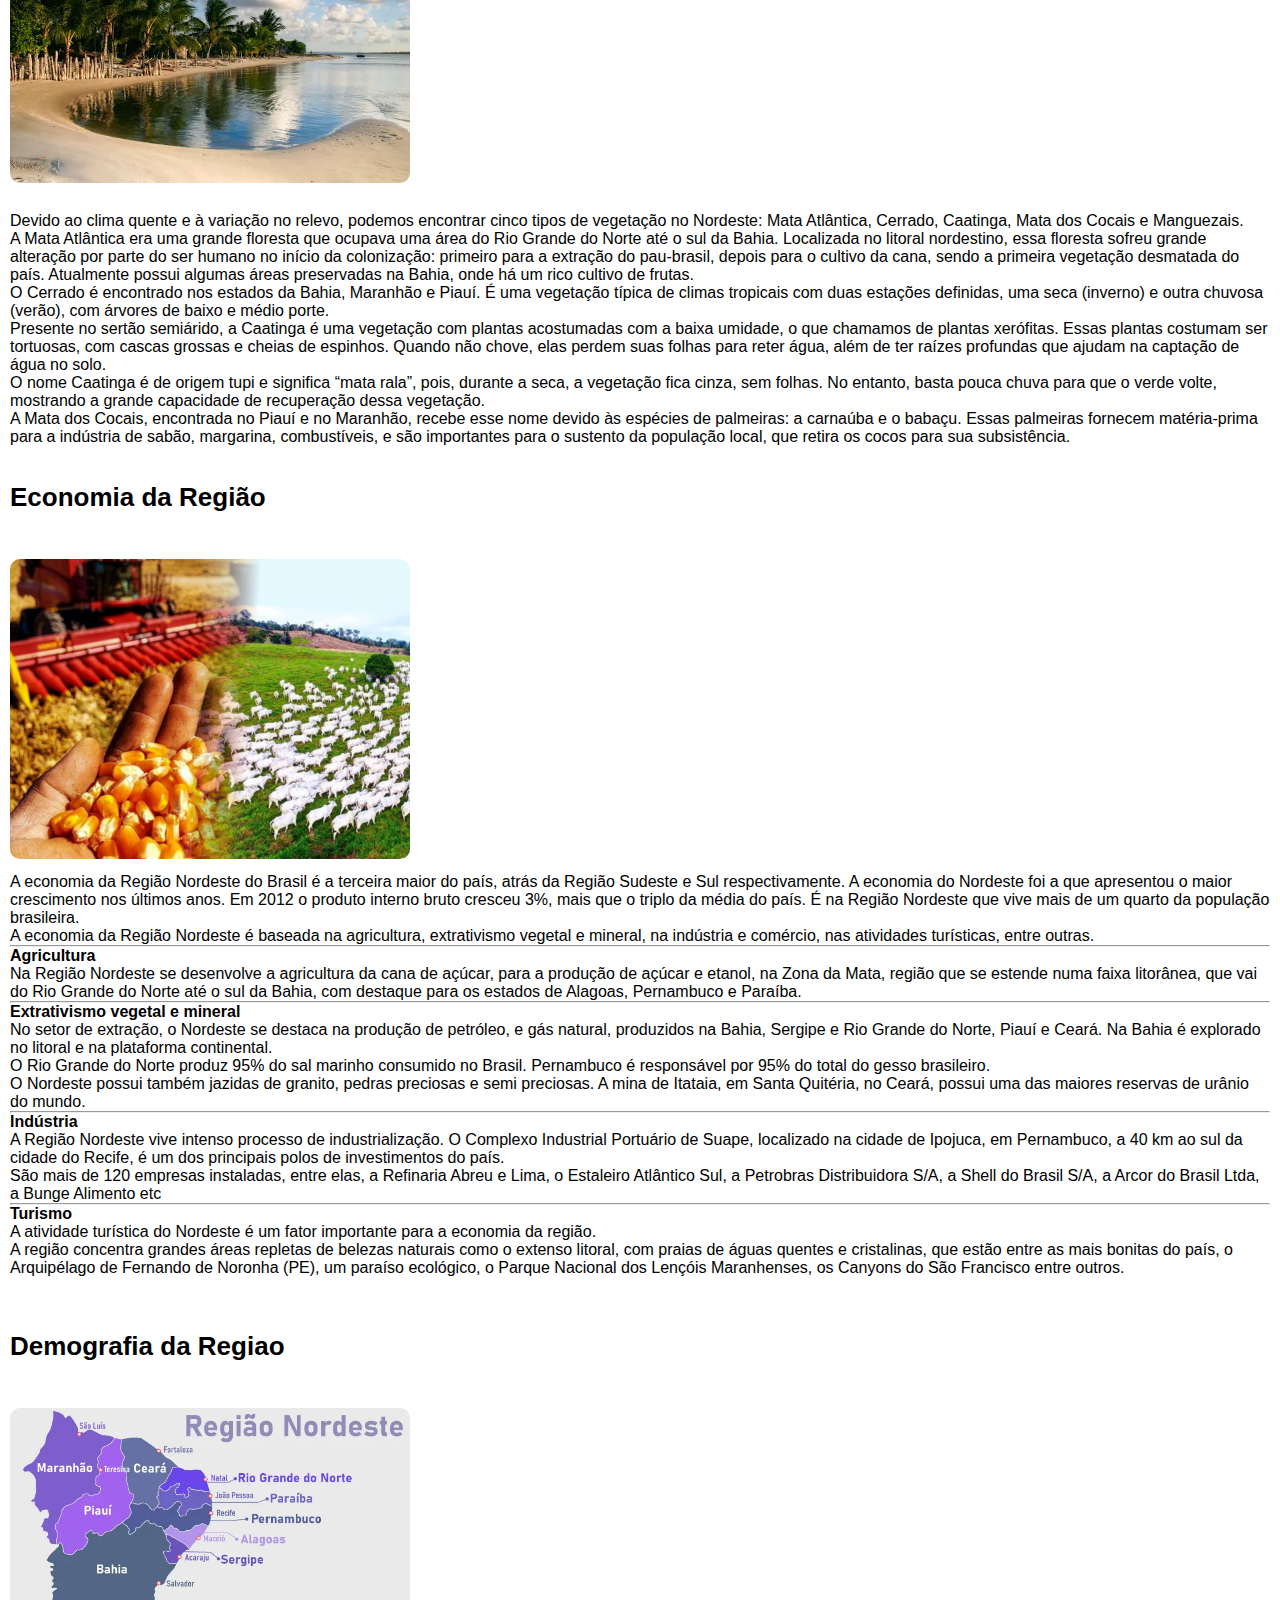
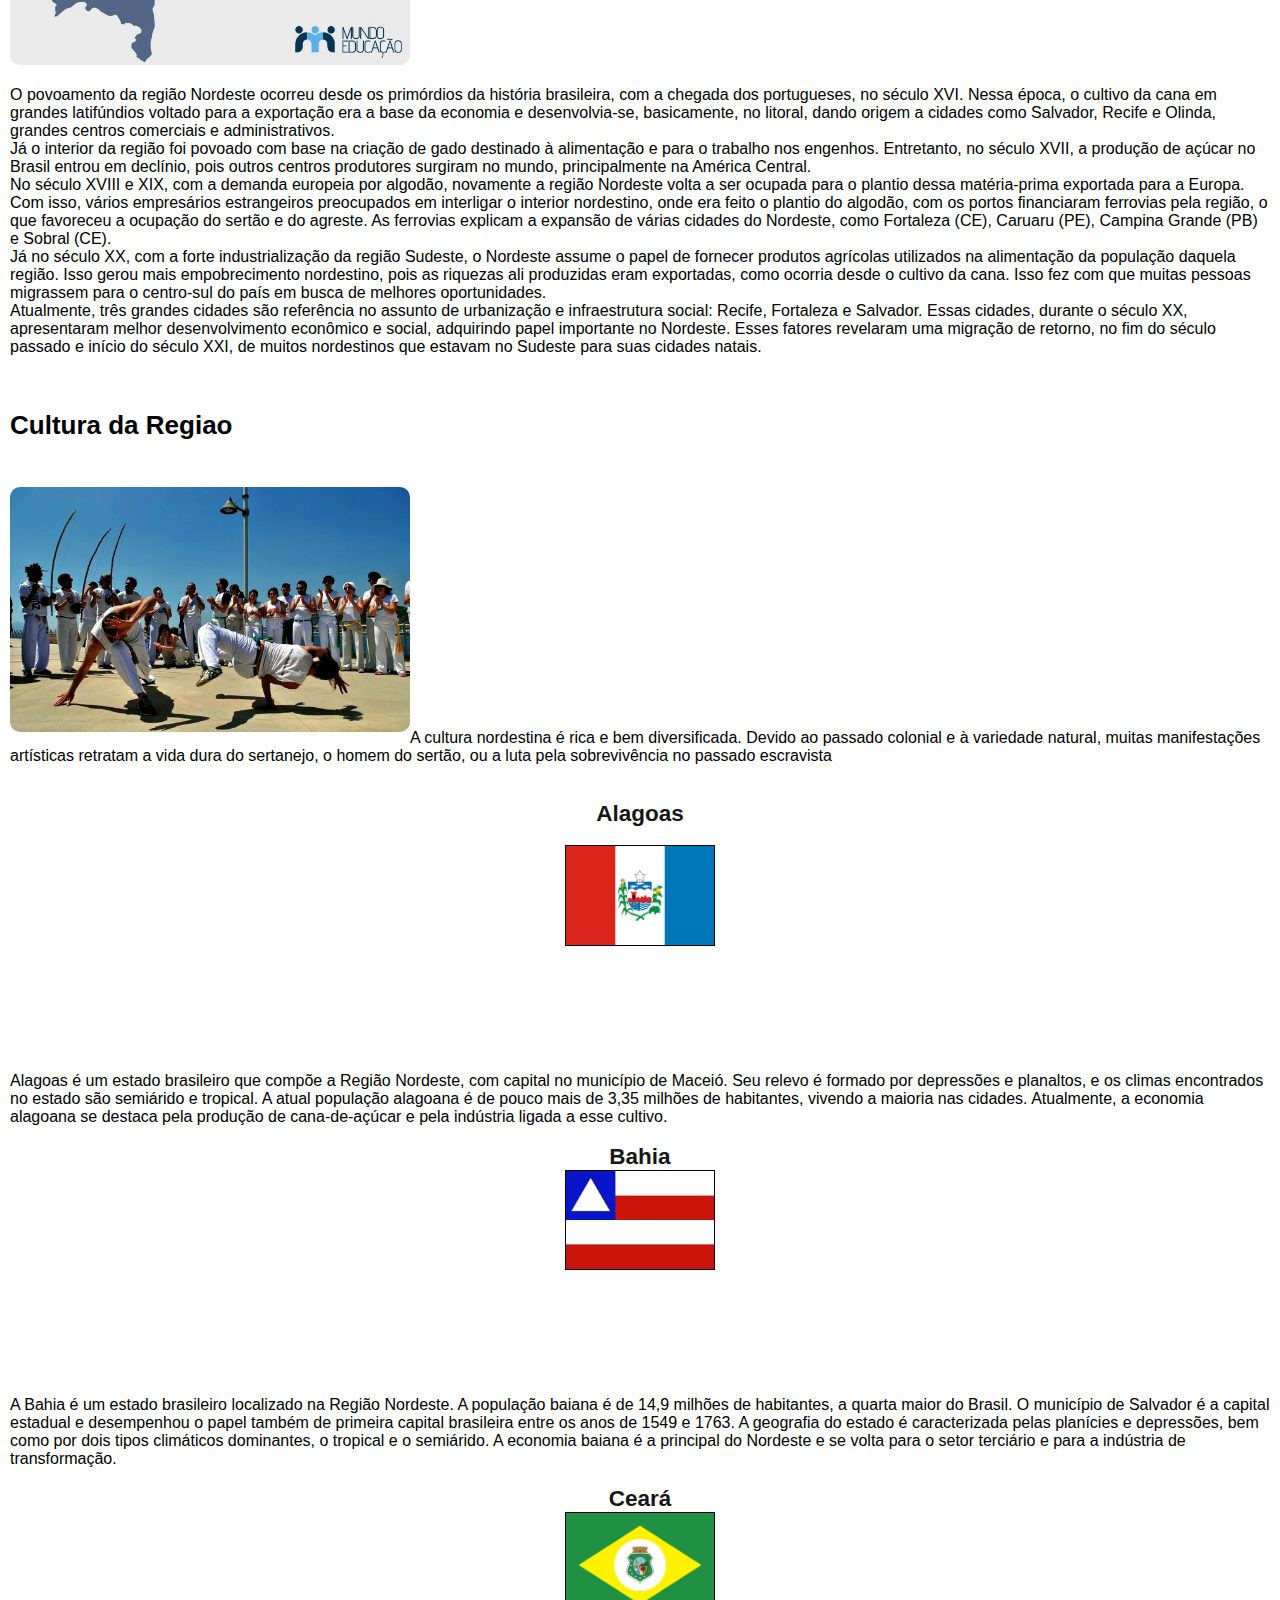
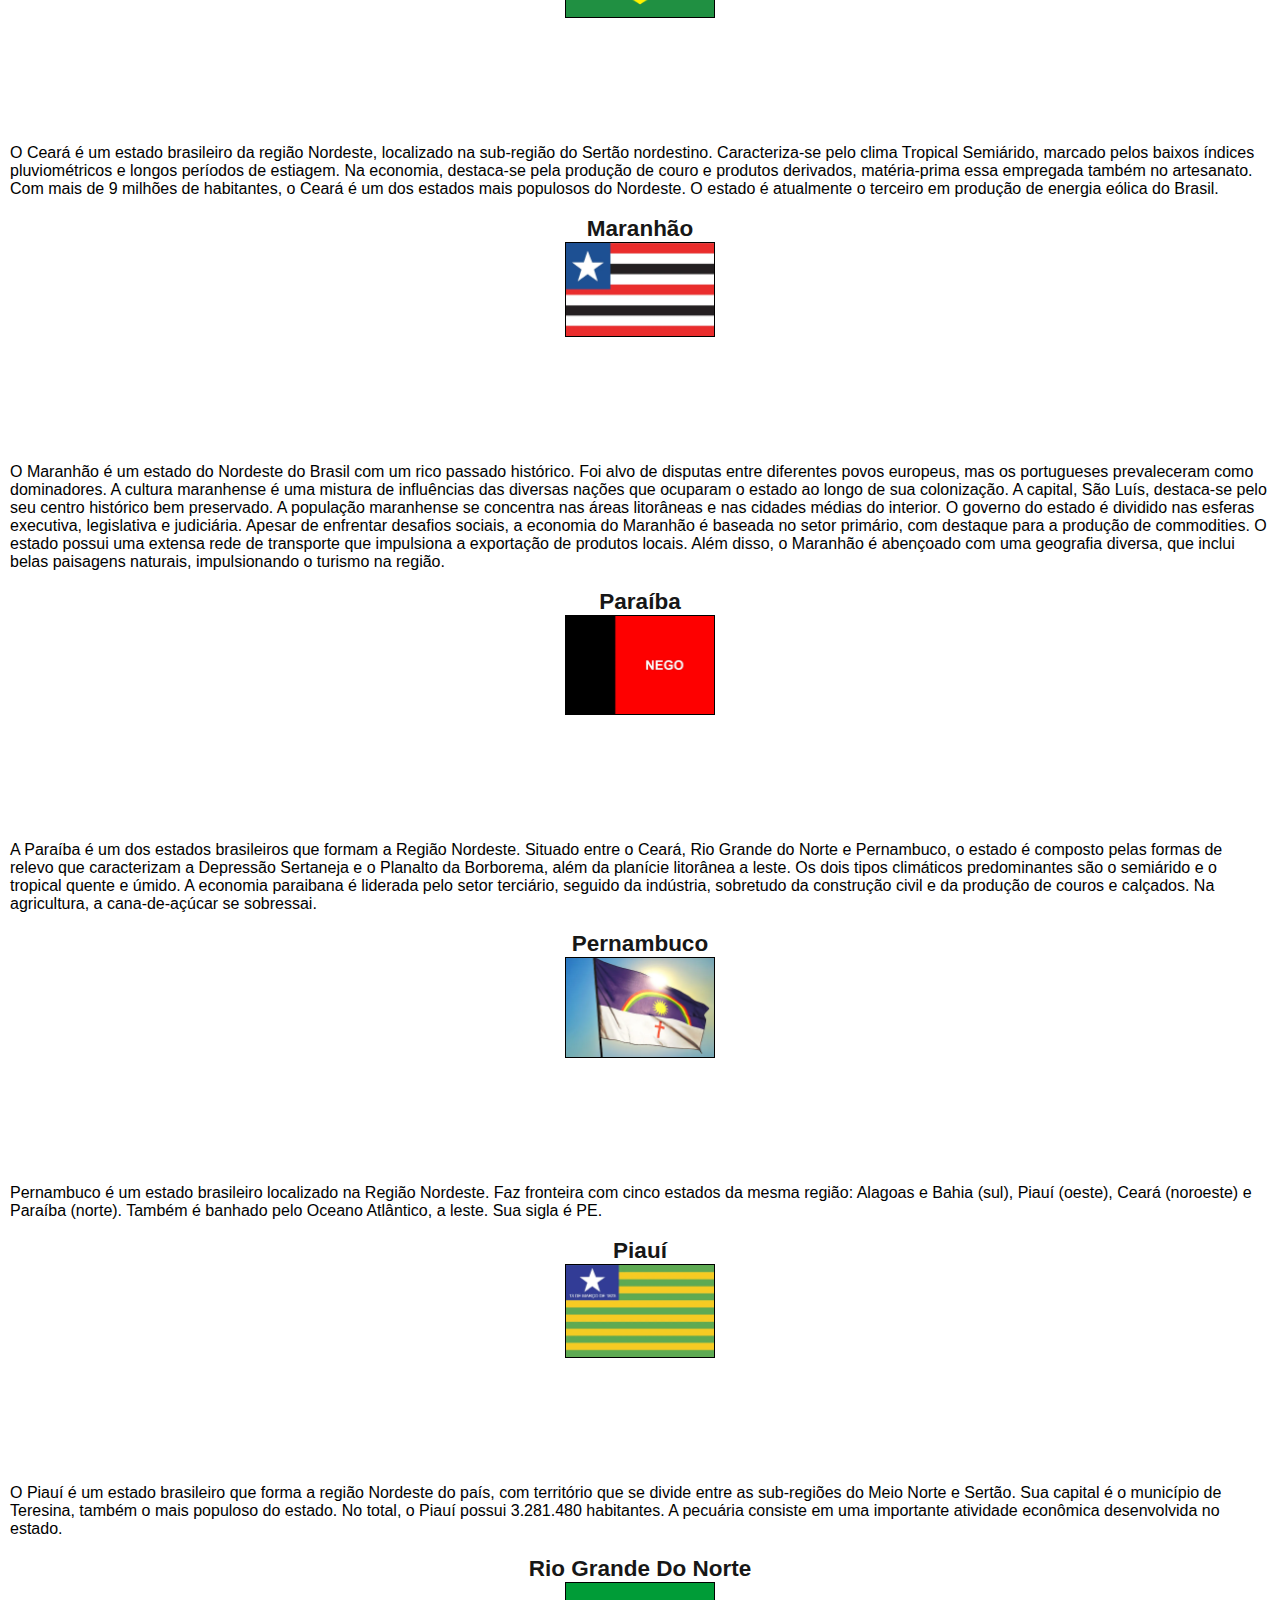
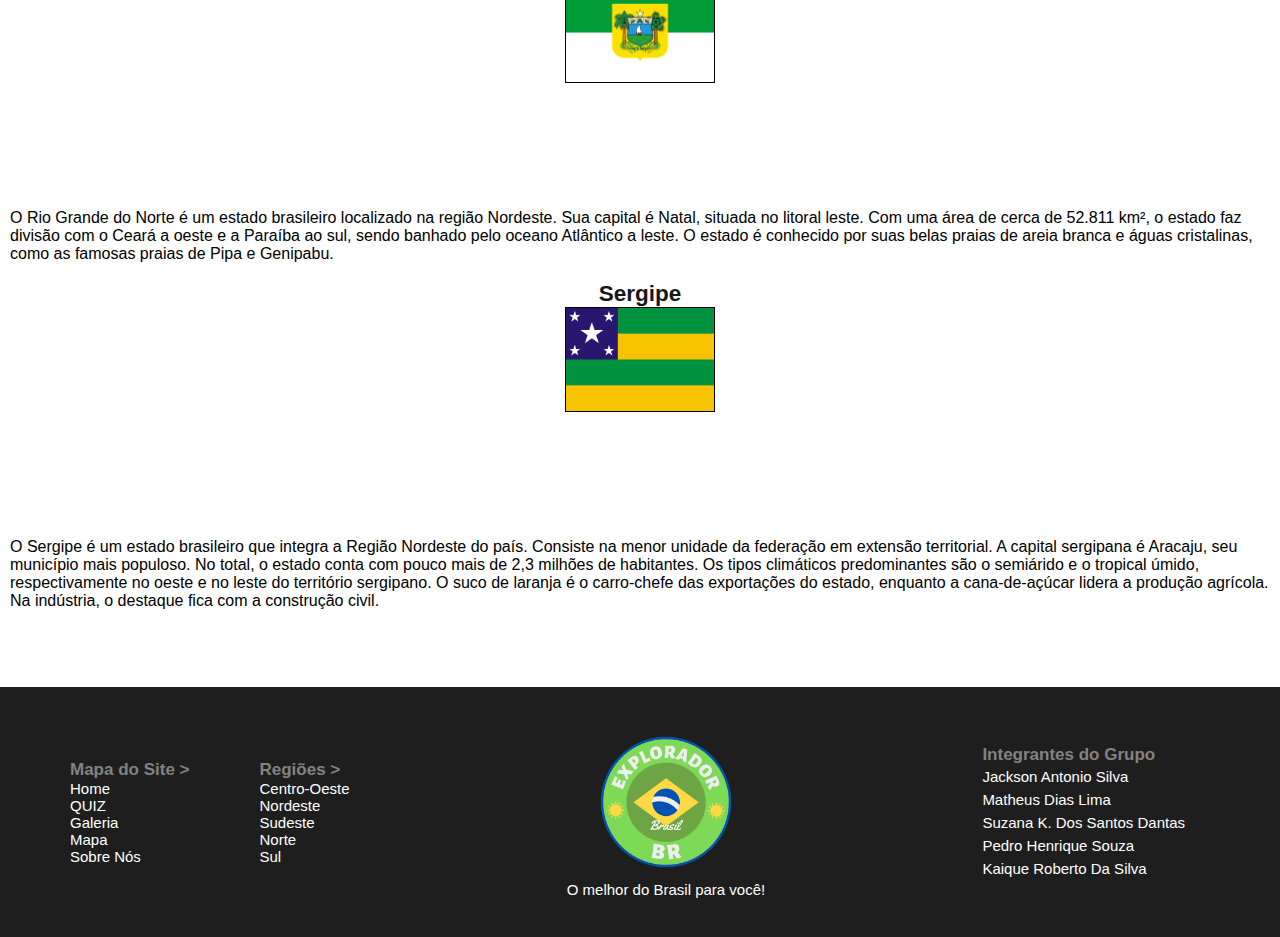
<file: nordeste.html>
<!DOCTYPE html>
<html lang="pt-br">

<head>
    <meta charset="UTF-8">
    <meta name="viewport" content="width=device-width, initial-scale=1.0">
    <title>Explorador BR | Nordeste</title>
    <link rel="shortcut icon" type="imagex/png" href="assets/images/icon.png">
    <link rel="stylesheet" href="https://unicons.iconscout.com/release/v4.0.8/css/line.css">
    <link rel="stylesheet" href="assets/css/style.css">
</head>

<body>
    <header>
        <div class="header-logo">
            <a href="index.html"><img src="assets/images/logo.png" alt=""></a>
        </div>
        <div class="header-container">
            <a href="./index.html#Galeria">
                <p>GALERIA</p>
            </a>
            <a href="./index.html#Mapa">
                <p>MAPA</p>
            </a>
            <a href="./quiz.html">
                <p>QUIZ</p>
            </a>
            <a href="./about.html">
                <p>SOBRE NÓS</p>
            </a>
        </div>
        <div class="input-wrapper">
            <div class="search-bar">
                <input id="searchInput" type="text" placeholder="Pesquisar...">
                <i class="uil uil-search" id="searchButton"></i>
            </div>
        </div>
        
        <div class="btn-abrir-menu" id="btn-menu">
            <i class="uil uil-bars"></i>
        </div>

        <div class="menu-mobile" id="menu-mobile">
            <div class="btn-fechar">
                <i class="uil uil-times"></i>
            </div>

            <nav>
                <ul>
                    <li><a href="./index.html">HOME</a></li>
                    <li><a href="./index.html#Galeria">GALERIA</a></li>
                    <li><a href="./index.html#Mapa">MAPA</a></li>
                    <li><a href="./quiz.html">QUIZ</a></li>
                    <li><a href="./about.html">SOBRE NÓS</a></li>
                </ul>
            </nav>

        </div>
        <div class="overlay-menu" id="overlay-menu"></div>

    </header>

    <main>

        <br />
        <div class="slideshow">
            <!--Image Slider Start-->
            <div class="slider">
                <div class="slides">
                    <!--Radio Buttons Start-->
                    <input type="radio" name="radio-btn" id="radio1">
                    <input type="radio" name="radio-btn" id="radio2">
                    <input type="radio" name="radio-btn" id="radio3">
                    <input type="radio" name="radio-btn" id="radio4">
                    <input type="radio" name="radio-btn" id="radio5">
                    <input type="radio" name="radio-btn" id="radio6">
                    <!--Radio Buttons End-->
                    <!--Slide Images Start-->
                    <div class="slide first">
                        <img src="assets/images/Nordeste/fernando-de-noronha.jpg" alt="">
                    </div>
                    <div class="slide">
                        <img src="assets/images/Nordeste/joao-pessoa.jpg" alt="">
                    </div>
                    <div class="slide">
                        <img src="assets/images/Nordeste/lencois-maranhenses.jpg" alt="">
                    </div>
                    <div class="slide">
                        <img src="assets/images/Nordeste/Natal.jpg" alt="">
                    </div>
                    <div class="slide">
                        <img src="assets/images/Nordeste/Pedra_Furada_-_Serra_da_Capivara.jpg" alt="">
                    </div>
                    <div class="slide">
                        <img src="assets/images/Nordeste/porto-de-galinhas.jpg" alt="">
                    </div>
                    <!--Slide Images End-->
                    <!--Automatic Navigation Start-->
                    <div class="navigation-auto">
                        <div class="auto-btn1"></div>
                        <div class="auto-btn2"></div>
                        <div class="auto-btn3"></div>
                        <div class="auto-btn4"></div>
                        <div class="auto-btn5"></div>
                        <div class="auto-btn6"></div>
                    </div>
                    <!--Automatic Navigation End-->
                </div>
                <!--Manual Navigation Start-->
                <div class="navigation-manual">
                    <label for="radio1" class="manual-btn"></label>
                    <label for="radio2" class="manual-btn"></label>
                    <label for="radio3" class="manual-btn"></label>
                    <label for="radio4" class="manual-btn"></label>
                    <label for="radio5" class="manual-btn"></label>
                    <label for="radio6" class="manual-btn"></label>
                </div>
                <!--Manual Navigation End-->
            </div>
            <!--Image Slider End-->
        </div>

        <div class="introduction">
            <br />
            <font size="5"> <b>
                    <h2> Região Nordeste </h2>
                </b></font>

            <br /> <img src="assets/images/Nordeste/mapa-da-regiao-nordeste.jpg" align="center"></br>

            <br>
            <center>
                A região Nordeste tem várias características bem peculiares a ela. Podemos destacar duas: a primeira
                dá-se pelo fato de ser a região de colonização mais antiga do país, sendo ocupada pelos portugueses
                desde sua chegada, em 1500.
                Outra característica peculiar dessa região é em relação ao clima. Devido à presença de solos rasos e
                pobres, além da proximidade com a Linha do Equador, muitos estados possuem o clima semiárido, o que faz
                alguns rios secarem completamente, além de cidades inteiras ficarem sem chuva durante seis meses ou mais
                ao longo do ano.
            </center>

            <br /><br />
            <font size="5">
                <h2>Estados</h2>
            </font>

            <br />
            <center>
                A região Nordeste apresenta a maior quantidade de estados do Brasil, mas isso não significa que ela é a
                maior em extensão territorial. Veja, em ordem alfabética, os estados do Nordeste e suas respectivas
                capitais.
            </center>
            <br />
            <div class="table">
                <table>
                    <tr>
                        <th>Estados</th>
                        <th>Capitais</th>
                        <th>Gentílicos</th>

                    </tr>
                    <tr>
                        <td>Alagoas</td>
                        <td>Maceio</td>
                        <td>Alagoano</td>
                    </tr>
                    <tr>
                        <td>Bahia</td>
                        <td>Salvador</td>
                        <td>Baiano</td>
                    </tr>
                    <tr>
                        <td>Ceará</td>
                        <td>Fortaleza</td>
                        <td>Cearense</td>
                    </tr>
                    <tr>
                        <td>Maranhão</td>
                        <td>São Luís do Maranhão</td>
                        <td>Maranhense</td>
                    </tr>
                    <tr>
                        <td>Paraíba</td>
                        <td>João Pessoa</td>
                        <td>Paraibano</td>
                    </tr>
                    <tr>
                        <td>Pernambuco</td>
                        <td>Recife</td>
                        <td>Pernambucano</td>
                    </tr>
                    <tr>
                        <td>Piauí</td>
                        <td>Teresina</td>
                        <td>Piauiense</td>
                    </tr>
                    <tr>
                        <td>Rio Grande do Norte</td>
                        <td>Natal</td>
                        <td>Potiguar,norte-rio-grandense ou rio-grandense-do-norte</td>
                    </tr>
                    <tr>
                        <td>Sergipe</td>
                        <td>Aracaju</td>
                        <td>Sergipano ou Sergipense</td>
                    </tr>

                </table>

            </div>
            <br /><br /><br /><br /><br />
            <font size="2">
                <h1>Breve Histórico do Nordeste</h1>
            </font>

            <br /><br />

            <div class="CO-images">
                <img src="assets/images/Nordeste/REGIÃO-NORDESTE.jpg" align="left">
            </div>
            <br /><br /><br /><br /><br /><br /><br /><br /><br /><br /> <br /><br /><br />

            <justify>
                A região Nordeste do Brasil tem uma história rica que remonta à colonização portuguesa. A colonização
                portuguesa na região Nordeste começou em meados de 1530, fazendo desta área uma porta de entrada para o
                Brasil. O Nordeste foi a primeira região a ser colonizada pelos portugueses, e a economia da região
                esteve por muito tempo focada na produção de açúcar, que desempenhou um papel crucial no seu
                desenvolvimento. Além disso, a região Nordeste possui uma influência cultural diversificada, com
                elementos africanos, indígenas e europeus que moldaram sua identidade única ao longo dos séculos. É
                importante notar que, nos últimos anos, houve uma retomada de investimentos em infraestrutura na região
                Nordeste, com a inclusão de projetos públicos e privados, movimentos o desenvolvimento econômico e
                social da região.
            </justify>
            <br /><br /><br />

            <font size="2">
                <h1>Clima da Região</h1>
            </font>
            <br /><br />

            <div class="CO-images">
                <img src="assets/images/Nordeste/sertao-nordestino.jpg" align="left">
            </div>
            <br /><br /><br /><br /><br /><br /><br /><br /><br /><br /><br />
            <br />
            <justify>
                Clima Tropical: Uma região tem um clima tropical com duas estações bem definidas. O verão é quente e
                chuvoso, com temperaturas elevadas, enquanto o inverno é seco, com estiagem prolongada.<br>
                Clima Semiárido: O sertão nordestino possui um clima semiárido caracterizado por baixas chuvas e altas
                temperaturas, resultando em longos períodos de seca.<br>
                Clima Equatorial Úmido: Algumas áreas costeiras no extremo norte da região apresentam um clima
                equatorial úmido, com chuvas bem distribuídas ao longo do ano.br<br>
                Clima Tropical Atlântico: Nas áreas litorâneas, o clima é tropical atlântico, com chuvas bem
                distribuídas durante o ano, sendo mais intensas no verão.<br>
                Essa diversidade climática é influenciada pela extensão geográfica da Região Nordeste, que se estende do
                litoral até o sertão, resultando em diferentes condições climáticas em diferentes áreas da região.
            </justify> <br /><br /><br /><br />

            <font size="2">
                <h1>Hidrografia da Região</h1>
            </font>
            <br /><br />

            <div class="CO-images">
                <img src="assets/images/Nordeste/usina-de-xingo.jpg" align="left">
            </div>
            <br /><br /><br /><br /><br /><br /><br /><br /><br /><br /> <br /><br />
            <justify>
                No Nordeste brasileiro encontramos a presença de três grandes bacias hidrográficas: a Parnaíba, a São
                Francisco e a Tocantins-Araguaia. Esta última tem incidência apenas no sul do estado do Maranhão, divisa
                com Tocantins.
                A bacia hidrográfica Parnaíba envolve os estados do Piauí, Maranhão e Ceará. É a segunda bacia mais
                importante da região Nordeste, percorrendo áreas semiáridas. Entretanto, grande parte de seus rios, como
                o rio Canindé e o rio Poti, é intermitente, ou seja, eles deixam de existir durante o período da seca.
                Em contrapartida, essa bacia abriga um rico reservatório de água subterrânea, o que promove a construção
                de poços artesianos que ajudam a população local nos períodos mais críticos de seca.
                Já a bacia do São Francisco é a mais importante, pois o rio que leva seu nome é perene, não deixa de
                existir nos meses de seca. O rio São Francisco nasce na Serra da Canastra, em Minas Gerais, e vai em
                direção sul-norte, passando por Bahia, Sergipe, Alagoas e Pernambuco.
                Sua importância vai além do consumo humano. Ao longo de seu curso, devido ao relevo acidentado da
                região, usinas hidrelétricas foram instaladas para a geração de energia, como a usina de Moxotó, entre
                os estados da Bahia e de Alagoas, e a usina de Sobradinho, também na Bahia.
            </justify>
            <br /><br />


            <font size="2">
                <h1>Vegetação da Região</h1>
            </font>
            <br /><br />
            <div class="co-images">
                <img src="assets/images/Nordeste/vegetação.jpg" align="left">
            </div>

            <br /><br /><br /><br /><br /><br /><br /><br /><br /><br /> <br /><br /><br /><br /> <br /><br />
            <justify>
                <br>Devido ao clima quente e à variação no relevo, podemos encontrar cinco tipos de vegetação no
                Nordeste:
                Mata Atlântica, Cerrado, Caatinga, Mata dos Cocais e Manguezais.
                <br>A Mata Atlântica era uma grande floresta que ocupava uma área do Rio Grande do Norte até o sul da
                Bahia.
                Localizada no litoral nordestino, essa floresta sofreu grande alteração por parte do ser humano no
                início da colonização: primeiro para a extração do pau-brasil, depois para o cultivo da cana, sendo a
                primeira vegetação desmatada do país. Atualmente possui algumas áreas preservadas na Bahia, onde há um
                rico cultivo de frutas. </br>
                O Cerrado é encontrado nos estados da Bahia, Maranhão e Piauí. É uma vegetação típica de climas
                tropicais com duas estações definidas, uma seca (inverno) e outra chuvosa (verão), com árvores de baixo
                e médio porte.
                <br>Presente no sertão semiárido, a Caatinga é uma vegetação com plantas acostumadas com a baixa
                umidade, o
                que chamamos de plantas xerófitas. Essas plantas costumam ser tortuosas, com cascas grossas e cheias de
                espinhos. Quando não chove, elas perdem suas folhas para reter água, além de ter raízes profundas que
                ajudam na captação de água no solo.</br>
                O nome Caatinga é de origem tupi e significa “mata rala”, pois, durante a seca, a vegetação fica cinza,
                sem folhas. No entanto, basta pouca chuva para que o verde volte, mostrando a grande capacidade de
                recuperação dessa vegetação.<br>
                A Mata dos Cocais, encontrada no Piauí e no Maranhão, recebe esse nome devido às espécies de palmeiras:
                a carnaúba e o babaçu. Essas palmeiras fornecem matéria-prima para a indústria de sabão, margarina,
                combustíveis, e são importantes para o sustento da população local, que retira os cocos para sua
                subsistência.</br>

            </justify>

            <br /><br />

            <font size="2">
                <h1>Economia da Região</h1>
            </font>

            <br /><br />
            <div class="co-images">
                <img src="assets/images/Nordeste/EconomiaNordeste.jpg" align="left">
            </div>


            <br /><br /><br /><br /><br /><br /><br /><br /><br /><br /> <br /><br /><br /><br /><br /><br /><br />

            <justify>
                <br>A economia da Região Nordeste do Brasil é a terceira maior do país, atrás da Região Sudeste e Sul
                respectivamente. A economia do Nordeste foi a que apresentou o maior crescimento nos últimos anos.
                Em 2012 o produto interno bruto cresceu 3%, mais que o triplo da média do país. É na Região Nordeste que
                vive mais de um quarto da população brasileira.<br>
                A economia da Região Nordeste é baseada na agricultura, extrativismo vegetal e mineral, na indústria e
                comércio, nas atividades turísticas, entre outras.
                <hr>

                <b>Agricultura</b><br>

                Na Região Nordeste se desenvolve a agricultura da cana de açúcar, para a produção de açúcar e etanol, na
                Zona da Mata, região que se estende numa faixa litorânea, que vai do Rio Grande do Norte até o sul da
                Bahia, com destaque para os estados de Alagoas, Pernambuco e Paraíba.
                <hr>

                <b>Extrativismo vegetal e mineral</b><br>

                No setor de extração, o Nordeste se destaca na produção de petróleo, e gás natural, produzidos na Bahia,
                Sergipe e Rio Grande do Norte, Piauí e Ceará. Na Bahia é explorado no litoral e na plataforma
                continental.<br>

                O Rio Grande do Norte produz 95% do sal marinho consumido no Brasil. Pernambuco é responsável por 95% do
                total do gesso brasileiro.<br>

                O Nordeste possui também jazidas de granito, pedras preciosas e semi preciosas. A mina de Itataia, em
                Santa Quitéria, no Ceará, possui uma das maiores reservas de urânio do mundo.<br>
                <hr>

                <b>Indústria</b><br>
                A Região Nordeste vive intenso processo de industrialização. O Complexo Industrial Portuário de Suape,
                localizado na cidade de Ipojuca, em Pernambuco, a 40 km ao sul da cidade do Recife, é um dos principais
                polos de investimentos do país.<br>
                São mais de 120 empresas instaladas, entre elas, a Refinaria Abreu e Lima, o Estaleiro Atlântico Sul, a
                Petrobras Distribuidora S/A, a Shell do Brasil S/A, a Arcor do Brasil Ltda, a Bunge Alimento etc<br>
                <hr>

                <b>Turismo</b><br>
                A atividade turística do Nordeste é um fator importante para a economia da região.<br>
                A região concentra grandes áreas repletas de belezas naturais como o extenso litoral, com praias de
                águas quentes e cristalinas, que estão entre as mais bonitas do país, o Arquipélago de Fernando de
                Noronha (PE), um paraíso ecológico, o Parque Nacional dos Lençóis Maranhenses, os Canyons do São
                Francisco entre outros.

                <b></b>
            </justify>
            <br /><br /><br /><br />

            <font size="2">
                <h1>Demografia da Regiao</h1>
            </font>

            <br /><br />
            <div class="co-images">
                <img src="assets/images/Nordeste/demografia.jpg" align="left">
            </div>


            <br /><br /><br /><br /><br /><br /><br /><br /><br /><br /> <br /><br /><br /><br /> <br /><br />

            <justify>
                O povoamento da região Nordeste ocorreu desde os primórdios da história brasileira, com a chegada dos
                portugueses, no século XVI. Nessa época, o cultivo da cana em grandes latifúndios voltado para a
                exportação era a base da economia e desenvolvia-se, basicamente, no litoral, dando origem a cidades como
                Salvador, Recife e Olinda, grandes centros comerciais e administrativos.<br>

                Já o interior da região foi povoado com base na criação de gado destinado à alimentação e para o
                trabalho nos engenhos. Entretanto, no século XVII, a produção de açúcar no Brasil entrou em declínio,
                pois outros centros produtores surgiram no mundo, principalmente na América Central.</br>

                No século XVIII e XIX, com a demanda europeia por algodão, novamente a região Nordeste volta a ser
                ocupada para o plantio dessa matéria-prima exportada para a Europa. Com isso, vários empresários
                estrangeiros preocupados em interligar o interior nordestino, onde era feito o plantio do algodão, com
                os portos financiaram ferrovias pela região, o que favoreceu a ocupação do sertão e do agreste. As
                ferrovias explicam a expansão de várias cidades do Nordeste, como Fortaleza (CE), Caruaru (PE), Campina
                Grande (PB) e Sobral (CE).<br>

                Já no século XX, com a forte industrialização da região Sudeste, o Nordeste assume o papel de fornecer
                produtos agrícolas utilizados na alimentação da população daquela região. Isso gerou mais empobrecimento
                nordestino, pois as riquezas ali produzidas eram exportadas, como ocorria desde o cultivo da cana. Isso
                fez com que muitas pessoas migrassem para o centro-sul do país em busca de melhores oportunidades.<br>

                Atualmente, três grandes cidades são referência no assunto de urbanização e infraestrutura social:
                Recife, Fortaleza e Salvador. Essas cidades, durante o século XX, apresentaram melhor desenvolvimento
                econômico e social, adquirindo papel importante no Nordeste. Esses fatores revelaram uma migração de
                retorno, no fim do século passado e início do século XXI, de muitos nordestinos que estavam no Sudeste
                para suas cidades natais.<br>

            </justify>

            <br /><br /><br />
            <font size="2">
                <h1>Cultura da Regiao</h1>
            </font>

            <br /><br />
            <div class="co-images">
                <img src="assets/images/Nordeste/cultura.jpg" align="left">
            </div>

            <br /><br /><br /><br /><br /><br /><br /><br /><br /><br /> <br /><br /><br /><br />
            <justify>

                A cultura nordestina é rica e bem diversificada. Devido ao passado colonial e à variedade natural,
                muitas manifestações artísticas retratam a vida dura do sertanejo, o homem do sertão, ou a luta pela
                sobrevivência no passado escravista
                <br /><br /><br />


                <a href="#al" id="al">
                    <h2>Alagoas</h2>
                </a>
                <br />
                <div class="bandeira-estado">
                    <img src="assets/images/Nordeste/alagoas.jpg">
                </div>

                <br /><br /><br /><br /><br /><br /><br />

                Alagoas é um estado brasileiro que compõe a Região Nordeste, com capital no município de Maceió. Seu
                relevo é formado por depressões e planaltos, e os climas encontrados no estado são semiárido e tropical.
                A atual população alagoana é de pouco mais de 3,35 milhões de habitantes, vivendo a maioria nas cidades.
                Atualmente, a economia alagoana se destaca pela produção de cana-de-açúcar e pela indústria ligada a
                esse cultivo.<br /><br />


                <a href="#ba" id="ba">
                    <h2>Bahia</h2>
                </a>
                <div class="bandeira-estado">
                    <img src="assets/images/Nordeste/bahia.jpg">
                </div>

                <br /><br /><br /><br /><br /><br /><br />

                A Bahia é um estado brasileiro localizado na Região Nordeste. A população baiana é de 14,9 milhões de
                habitantes, a quarta maior do Brasil. O município de Salvador é a capital estadual e desempenhou o papel
                também de primeira capital brasileira entre os anos de 1549 e 1763. A geografia do estado é
                caracterizada pelas planícies e depressões, bem como por dois tipos climáticos dominantes, o tropical e
                o semiárido. A economia baiana é a principal do Nordeste e se volta para o setor terciário e para a
                indústria de transformação.
                <br /><br />

                <a href="ce" id="ce">
                    <h2>Ceará</h2>
                </a>

                <div class="bandeira-estado">
                    <img src="assets/images/Nordeste/Ceará.jpg">
                </div>

                <br /><br /><br /><br /><br /><br /><br />

                O Ceará é um estado brasileiro da região Nordeste, localizado na sub-região do Sertão nordestino.
                Caracteriza-se pelo clima Tropical Semiárido, marcado pelos baixos índices pluviométricos e longos
                períodos de estiagem.
                Na economia, destaca-se pela produção de couro e produtos derivados, matéria-prima essa empregada também
                no artesanato. Com mais de 9 milhões de habitantes, o Ceará é um dos estados mais populosos do Nordeste.
                O estado é atualmente o terceiro em produção de energia eólica do Brasil.<br /><br />

                <a href="#ma" id="ma">
                    <h2>Maranhão</h2>
                </a>

                <div class="bandeira-estado">
                    <img src="assets/images/Nordeste/maranhao.jpg">
                </div>

                <br /><br /><br /><br /><br /><br /><br />
                O Maranhão é um estado do Nordeste do Brasil com um rico passado histórico. Foi alvo de disputas entre
                diferentes povos europeus, mas os portugueses prevaleceram como dominadores. A cultura maranhense é uma
                mistura de influências das diversas nações que ocuparam o estado ao longo de sua colonização. A capital,
                São Luís, destaca-se pelo seu centro histórico bem preservado. A população maranhense se concentra nas
                áreas litorâneas e nas cidades médias do interior. O governo do estado é dividido nas esferas executiva,
                legislativa e judiciária. Apesar de enfrentar desafios sociais, a economia do Maranhão é baseada no
                setor primário, com destaque para a produção de commodities. O estado possui uma extensa rede de
                transporte que impulsiona a exportação de produtos locais. Além disso, o Maranhão é abençoado com uma
                geografia diversa, que inclui belas paisagens naturais, impulsionando o turismo na região.<br /><br />

                <a href="#pb" id="pb">
                    <h2>Paraíba</h2>
                </a>

                <div class="bandeira-estado">
                    <img src="assets/images/Nordeste/paraiba.jpg">
                </div>

                <br /><br /><br /><br /><br /><br /><br />
                A Paraíba é um dos estados brasileiros que formam a Região Nordeste. Situado entre o Ceará, Rio Grande
                do Norte e Pernambuco, o estado é composto pelas formas de relevo que caracterizam a Depressão Sertaneja
                e o Planalto da Borborema, além da planície litorânea a leste.
                Os dois tipos climáticos predominantes são o semiárido e o tropical quente e úmido. A economia paraibana
                é liderada pelo setor terciário, seguido da indústria, sobretudo da construção civil e da produção de
                couros e calçados. Na agricultura, a cana-de-açúcar se sobressai.<br /><br />

                <a href="#pe" id="pe">
                    <h2>Pernambuco</h2>
                </a>

                <div class="bandeira-estado">
                    <img src="assets/images/Nordeste/pernambuco.jpg">
                </div>

                <br /><br /><br /><br /><br /><br /><br />
                Pernambuco é um estado brasileiro localizado na Região Nordeste. Faz fronteira com cinco estados da
                mesma região: Alagoas e Bahia (sul), Piauí (oeste), Ceará (noroeste) e Paraíba (norte). Também é banhado
                pelo Oceano Atlântico, a leste. Sua sigla é PE.<br /><br />

                <a href="#pi" id="pi">
                    <h2>Piauí</h2>
                </a>

                <div class="bandeira-estado">
                    <img src="assets/images/Nordeste/Piauí.jpg">
                </div>

                <br /><br /><br /><br /><br /><br /><br />
                O Piauí é um estado brasileiro que forma a região Nordeste do país, com território que se divide entre
                as sub-regiões do Meio Norte e Sertão. Sua capital é o município de Teresina, também o mais populoso do
                estado. No total, o Piauí possui 3.281.480 habitantes. A pecuária consiste em uma importante atividade
                econômica desenvolvida no estado.<br /><br />

                <a href="#rn" id="rn">
                    <h2>Rio Grande Do Norte</h2>
                </a>

                <div class="bandeira-estado">
                    <img src="assets/images/Nordeste/Rio Grande do Norte.jpg">
                </div>

                <br /><br /><br /><br /><br /><br /><br />
                O Rio Grande do Norte é um estado brasileiro localizado na região Nordeste. Sua capital é Natal, situada
                no litoral leste. Com uma área de cerca de 52.811 km², o estado faz divisão com o Ceará a oeste e a
                Paraíba ao sul, sendo banhado pelo oceano Atlântico a leste. O estado é conhecido por suas belas praias
                de areia branca e águas cristalinas, como as famosas praias de Pipa e Genipabu.<br /><br />

                <a href="#se" id="se">
                    <h2>Sergipe</h2>
                </a>

                <div class="bandeira-estado">
                    <img src="assets/images/Nordeste/sergipe.jpg">
                </div>

                <br /><br /><br /><br /><br /><br /><br />
                O Sergipe é um estado brasileiro que integra a Região Nordeste do país. Consiste na menor unidade da
                federação em extensão territorial. A capital sergipana é Aracaju, seu município mais populoso. No total,
                o estado conta com pouco mais de 2,3 milhões de habitantes. Os tipos climáticos predominantes são o
                semiárido e o tropical úmido, respectivamente no oeste e no leste do território sergipano. O suco de
                laranja é o carro-chefe das exportações do estado, enquanto a cana-de-açúcar lidera a produção agrícola.
                Na indústria, o destaque fica com a construção civil.<br /><br />


            </justify>

            <br /><br /><br />

</body>

</div>

</main>

<div id="btnTop">
    <i class="uil uil-arrow-up"></i>
</div>
<footer>
    <div class="footer-map">
        <h4>Mapa do Site ></h4>
        <a href="index.html">
            <p>Home</p>
        </a>
        <a href="quiz.html">
            <p>QUIZ</p>
        </a>
        <a href="./index.html#Galeria">
            <p>Galeria</p>
        </a>
        <a href="index.html#Mapa" id="index.html#Mapa">
            <p>Mapa</p>
        </a>
        <a href="./about.html">
            <p>Sobre Nós</p>
        </a>
    </div>

    <div class="footer-regions">
        <h4>Regiões ></h4>
        <a href="./centrooeste.html">
            <p>Centro-Oeste</p>
        </a>
        <a href="./nordeste.html">
            <p>Nordeste</p>
        </a>
        <a href="./sudeste.html">
            <p>Sudeste</p>
        </a>
        <a href="./norte.html">
            <p>Norte</p>
        </a>
        <a href="./sul.html">
            <p>Sul</p>
        </a>
    </div>
    <div class="footer-logo">
        <a href="index.html"><img src="assets/images/logo.png" alt=""></a>
        <p>O melhor do Brasil para você!</p>
    </div>
    <div class="footer-group">
        <h4>Integrantes do Grupo</h4>
        <p>
            Jackson Antonio Silva<a target="_blank" href="https://github.com/JackCoder0">
                <i class="uil uil-github"></i>
            </a><a target="_blank"
                   href="https://www.instagram.com/nevergiveup_man0/"><i class="uil uil-instagram"></i></a><a target="_blank" href="https://www.linkedin.com/in/jackson-silva-coder/">
                <i class="uil uil-linkedin"></i>
            </a>
        </p>
        <p>
            Matheus Dias Lima<a href=""><i class="uil uil-github"></i></a><a href="">
                <i class="uil uil-instagram"></i>
            </a><a href=""><i class="uil uil-linkedin"></i></a>
        </p>
        <p>
            Suzana K. Dos Santos Dantas<a href="https://github.com"><i class="uil uil-github"></i></a><a href="https://www.instagram.com"><i class="uil uil-instagram"></i></a><a href="https://www.linkedin.com"><i class="uil uil-linkedin"></i></a>
        </p>
        <p>
            Pedro Henrique Souza<a href="https://github.com/GondimPedro"><i class="uil uil-github"></i></a><a href="https://www.instagram.com/">
                <i class="uil uil-instagram"></i>
            </a><a href="https://www.linkedin.com/in/pedro-gondim-b3b659159/"><i class="uil uil-linkedin"></i></a>
        </p>
        <p>
            Kaique Roberto Da Silva<a href="https://github.com"><i class="uil uil-github"></i></a><a href="https://www.instagram.com"><i class="uil uil-instagram"></i></a><a href="https://www.linkedin.com"><i class="uil uil-linkedin"></i></a>
        </p>
    </div>
</footer>
<div class="footer-copy">
    
</div>

<script src="assets/js/script.js"></script>
</body>

</html>
</file>
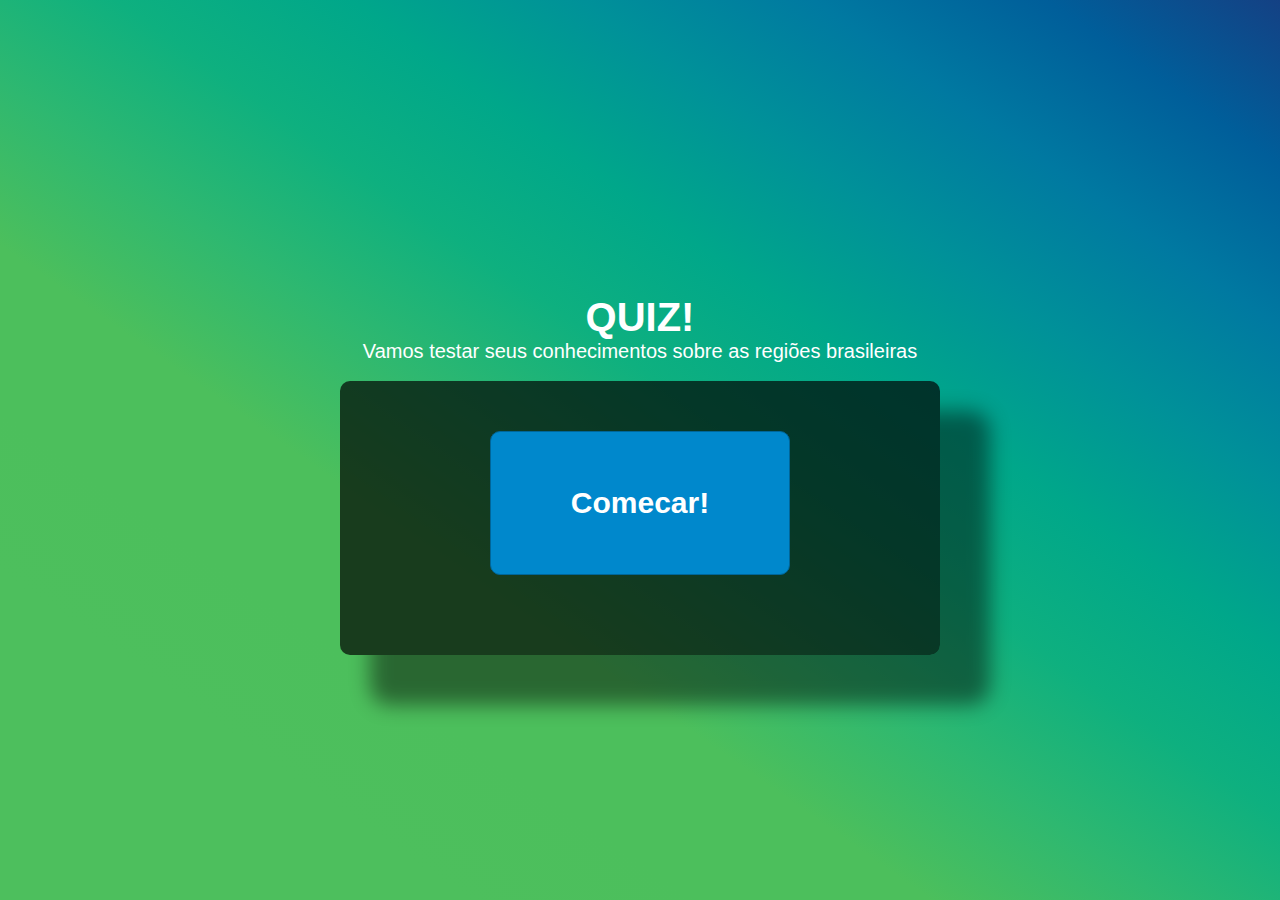
<file: quiz.html>
<!DOCTYPE html>
<html lang="pt-br">

<head>
    <meta charset="UTF-8">
    <meta name="viewport" content="width=device-width, initial-scale=1.0">
    <title>QUIZ</title>
    <link rel="shortcut icon" type="imagex/png" href="assets/images/icon.png">
    <link rel="stylesheet" href="assets/css/style2.css">
    <script defer src="assets/js/scriptq.js"></script>

</head>

<body>
    <main>
        <div class="quiz-container">
            <div class="text">
                <h2>QUIZ!</h2>
                <p>Vamos testar seus conhecimentos sobre as regiões brasileiras</p>
            </div>
            <br>
            <div class="controls">
                <div class="container">
                    <div id="question-container" class="hide">
                        <div id="question" class="qst-txt">Question</div>
                        <div id="answer-buttons" class="btn-grid">
                            <button class="btn">Answer 1</button>
                            <button class="btn">Answer 2</button>
                            <button class="btn">Answer 3</button>
                            <button class="btn">Answer 4</button>
                        </div>
                    </div>
                    <a href='index.html#Quiz'>
                        <button id="restart-btn" class="restart-btn hide">Restart</button></a>
                    <button id="start-btn" class="start-btn btn">Comecar!</button>
                    <button id="next-btn" class="next-btn hide">Proximo</button>
                </div>
            </div>
        </div>
    </main>
</body>

</html>
</file>
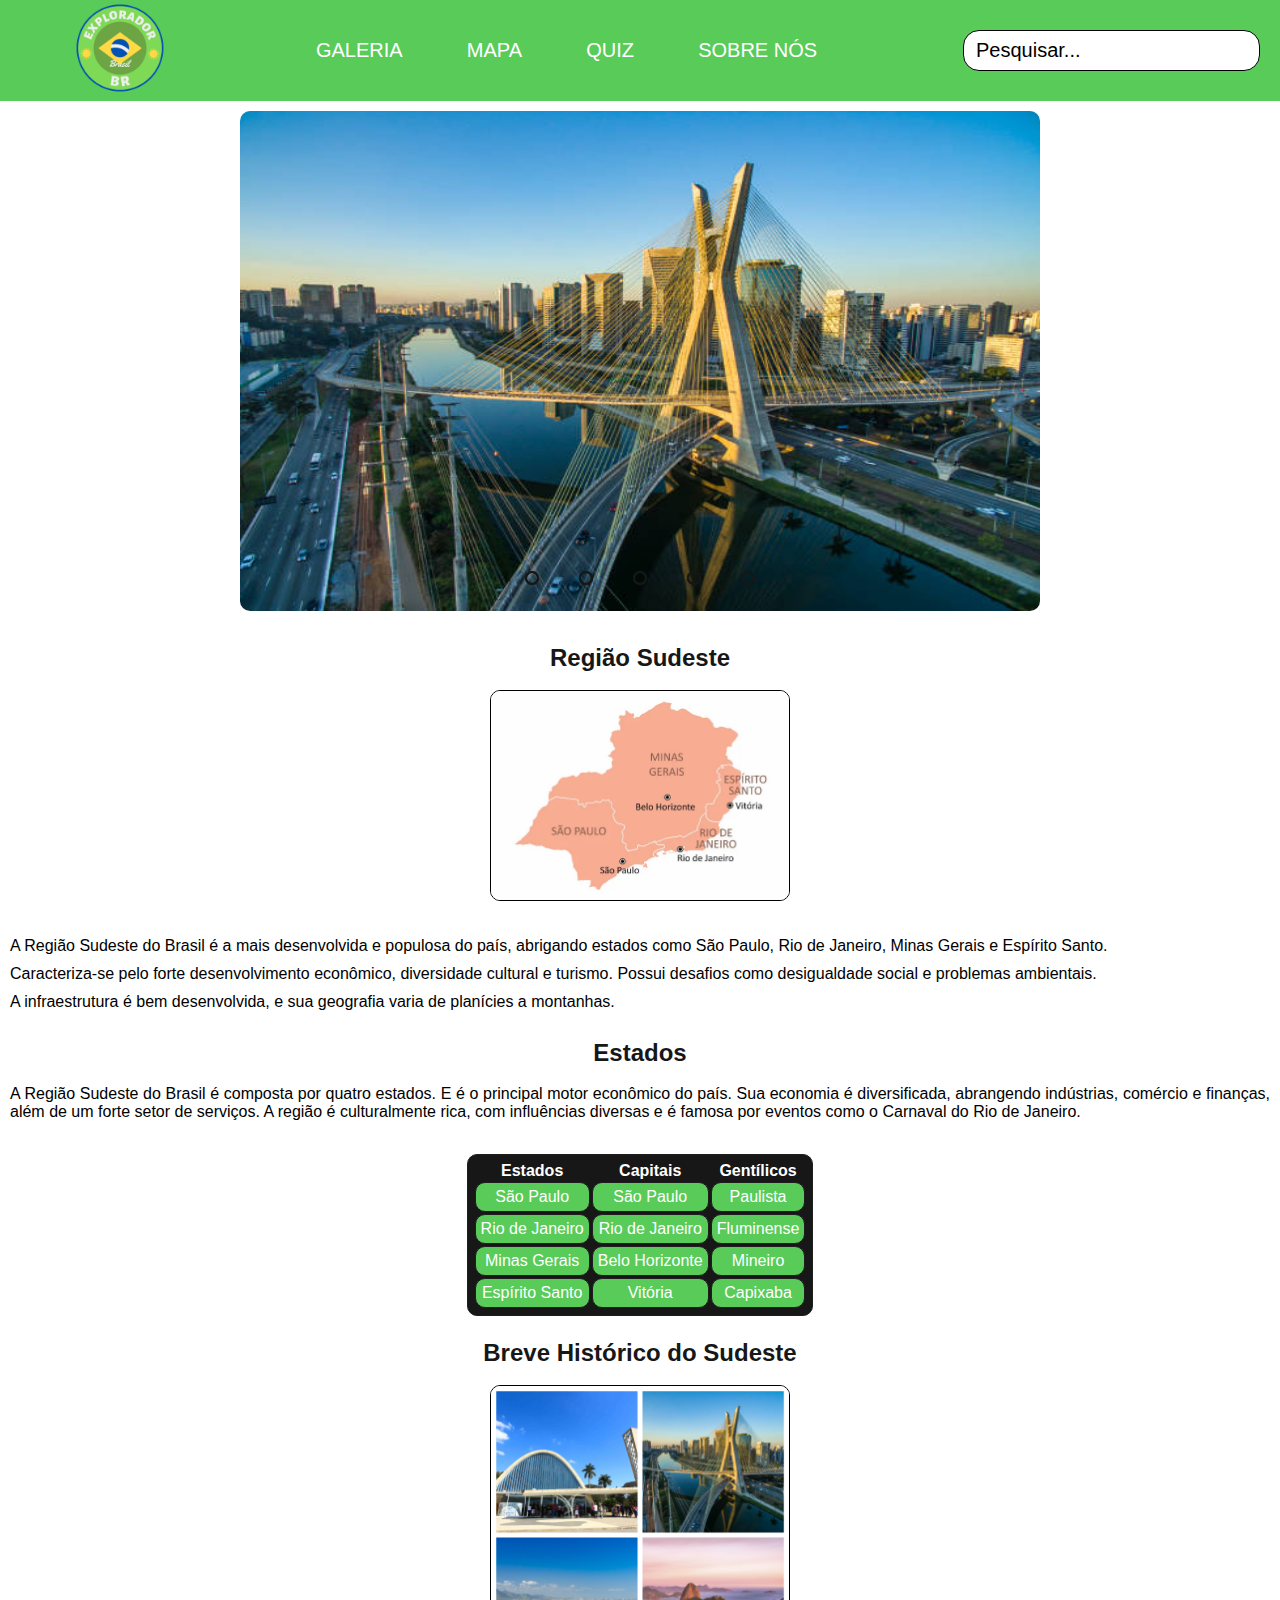
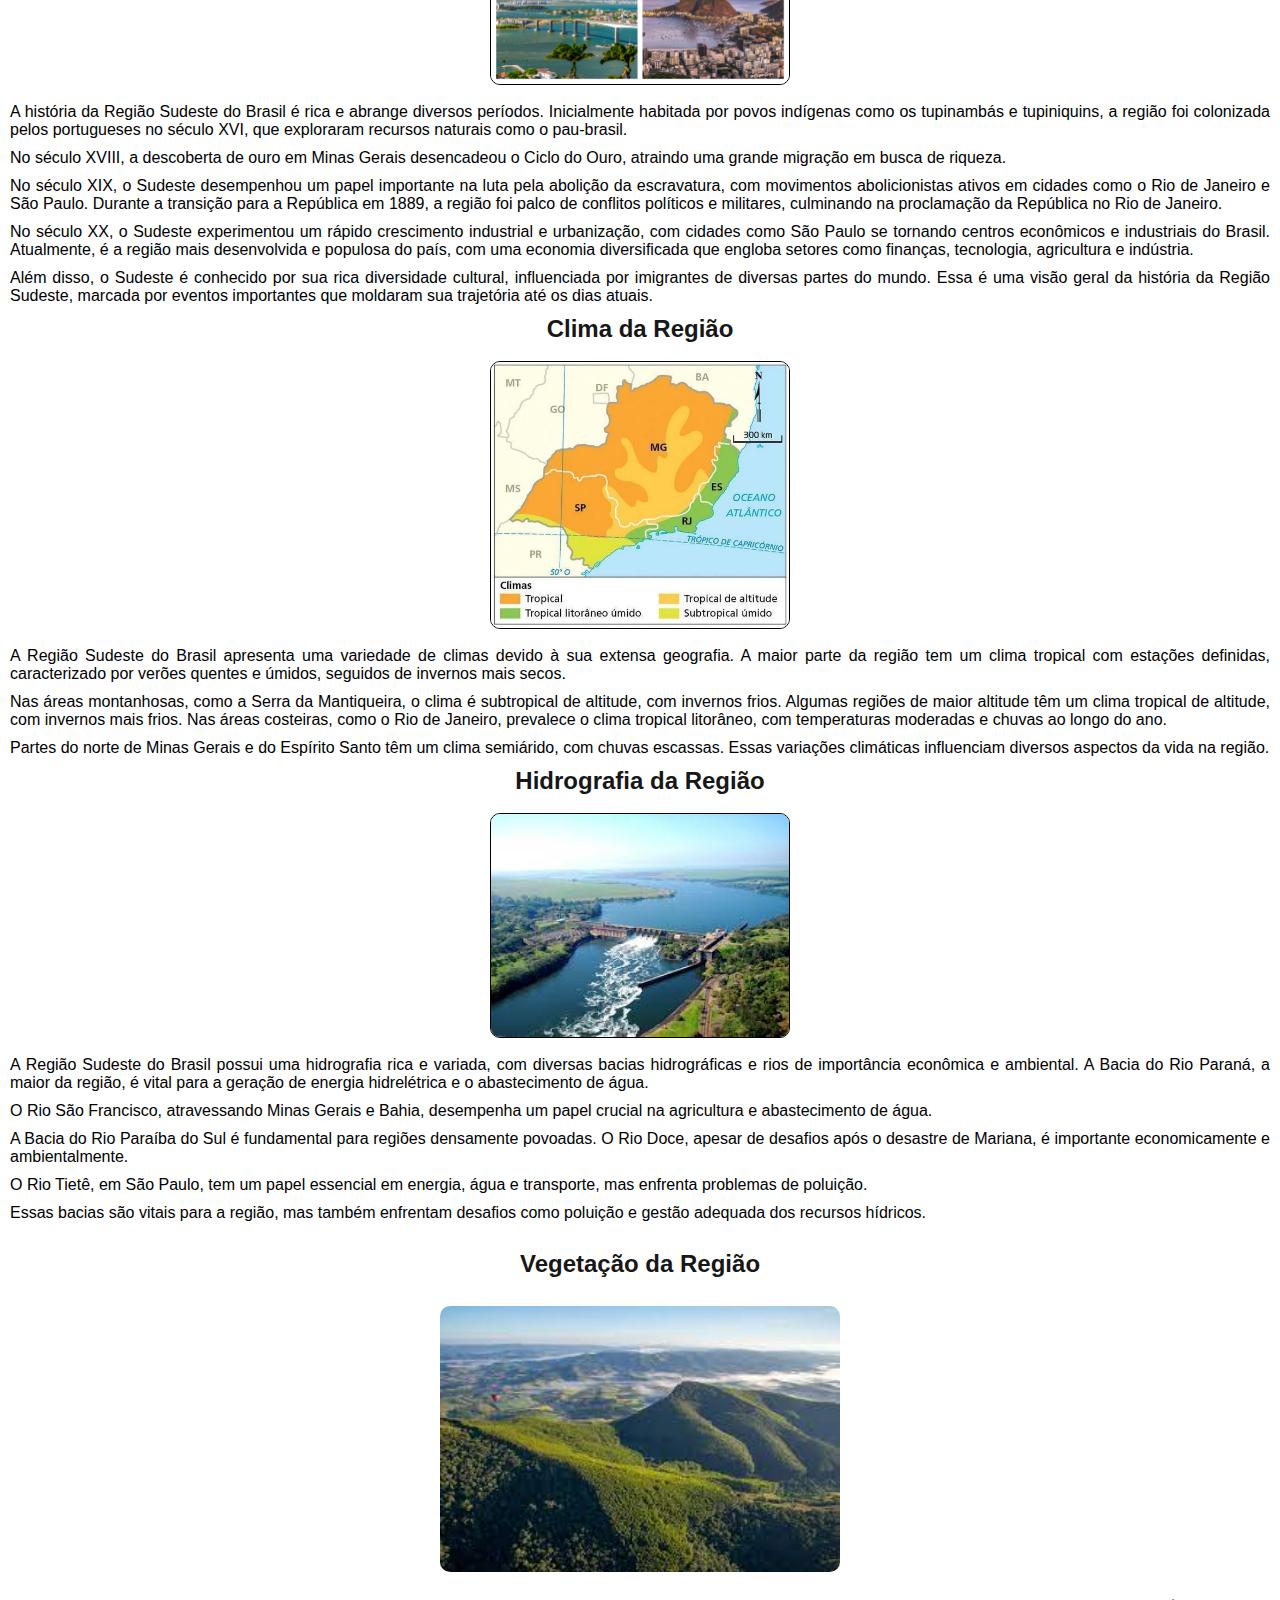
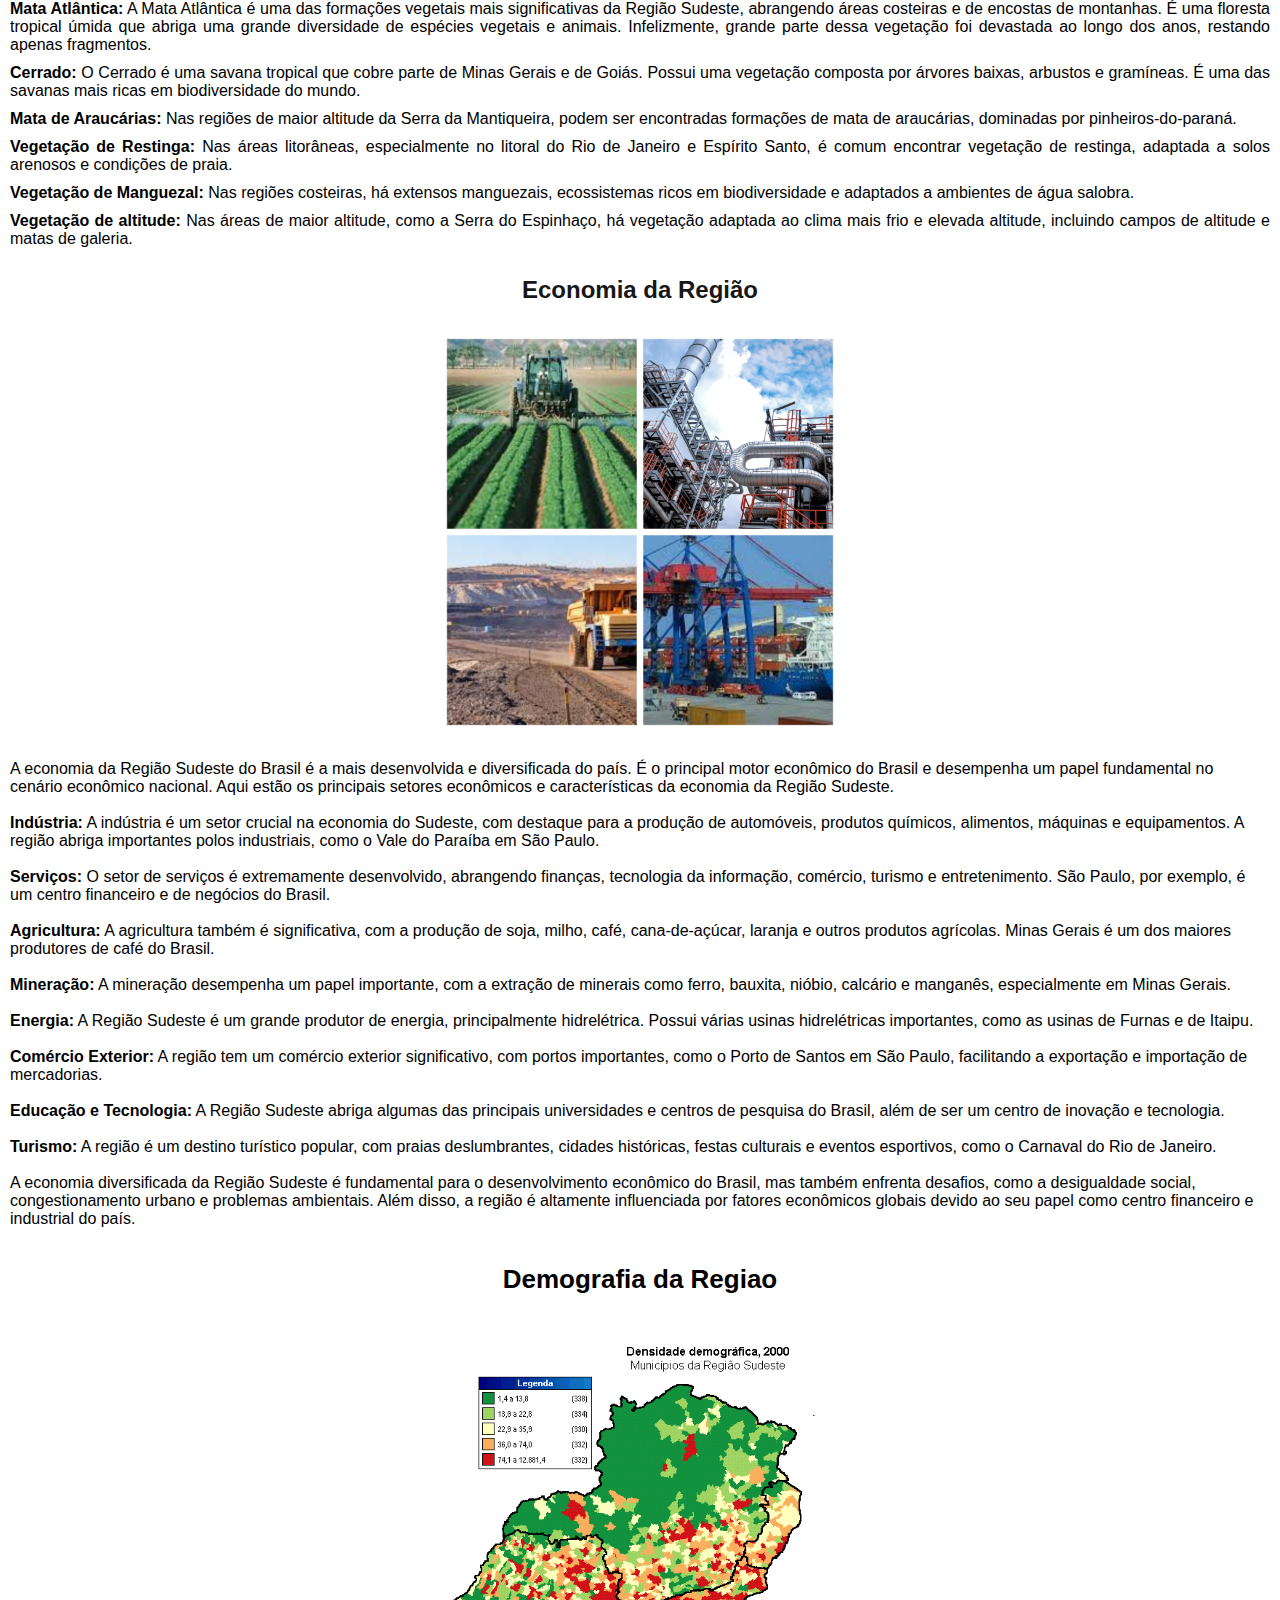
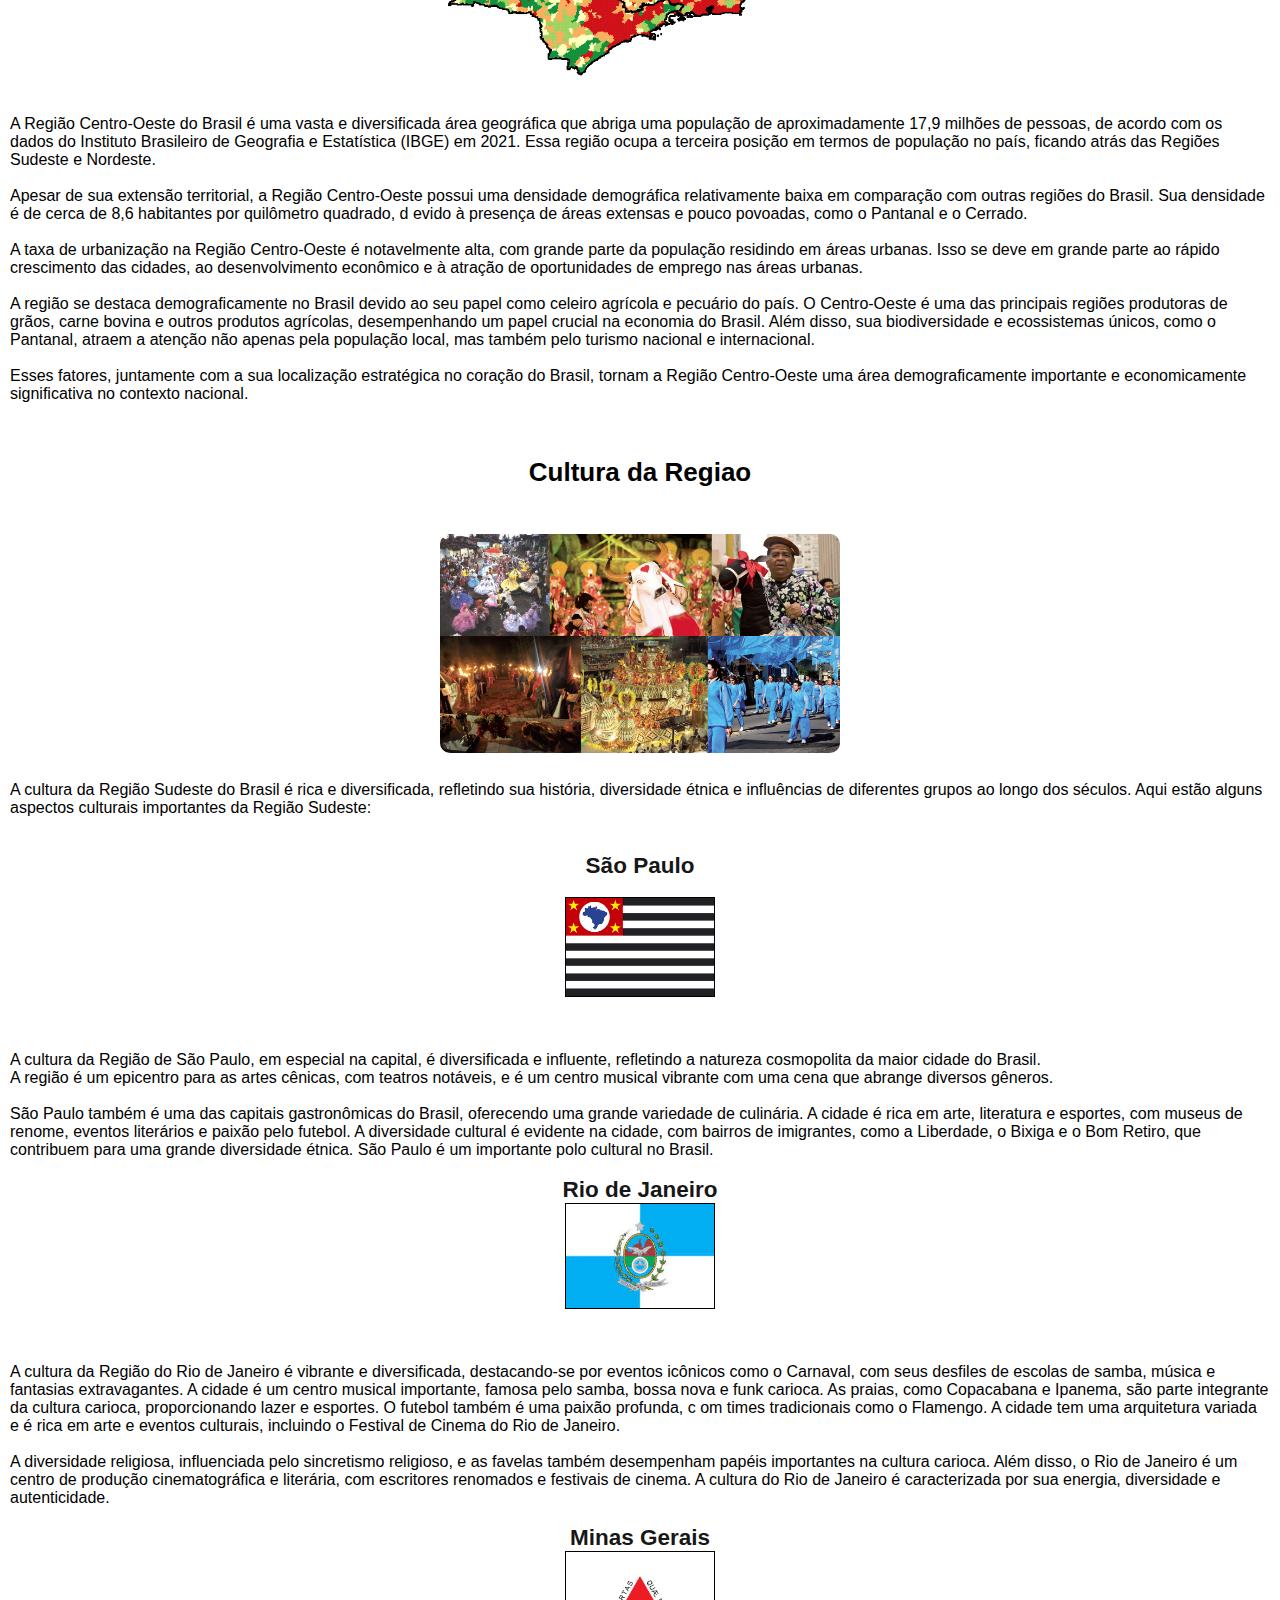
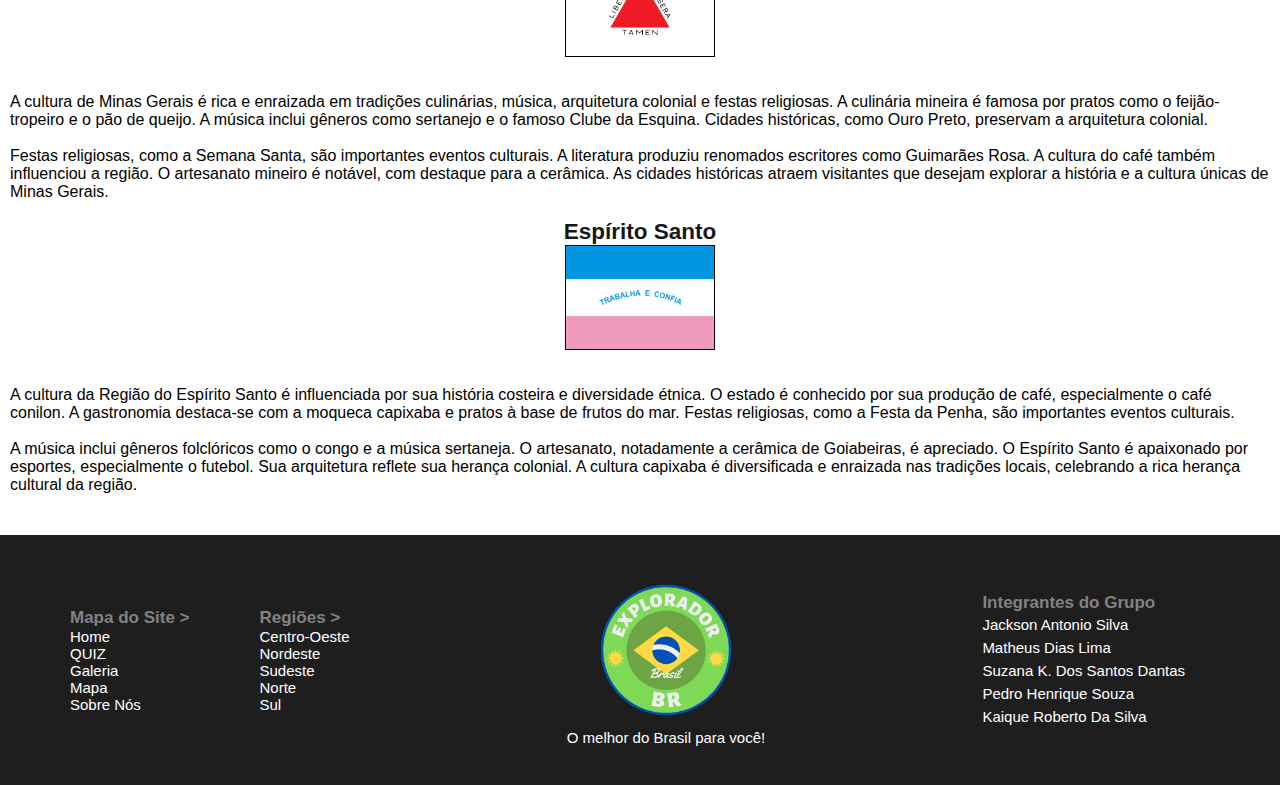
<file: sudeste.html>
<!DOCTYPE html>
<html lang="pt-br">

<head>
    <meta charset="UTF-8">
    <meta name="viewport" content="width=device-width, initial-scale=1.0">
    <title>Explorador BR | Sudeste</title>
    <link rel="shortcut icon" type="imagex/png" href="assets/images/icon.png">
    <link rel="stylesheet" href="https://unicons.iconscout.com/release/v4.0.8/css/line.css">
    <link rel="stylesheet" href="assets/css/style.css">
</head>

<body>
    <header>
        <div class="header-logo">
            <a href="index.html"><img src="assets/images/logo.png" alt=""></a>
        </div>
        <div class="header-container">
            <a href="./index.html#Galeria">
                <p>GALERIA</p>
            </a>
            <a href="./index.html#Mapa">
                <p>MAPA</p>
            </a>
            <a href="./quiz.html">
                <p>QUIZ</p>
            </a>
            <a href="./about.html">
                <p>SOBRE NÓS</p>
            </a>
        </div>
        <div class="input-wrapper">
            <div class="search-bar">
                <input id="searchInput" type="text" placeholder="Pesquisar...">
                <i class="uil uil-search" id="searchButton"></i>
            </div>
        </div>
        
        <div class="btn-abrir-menu" id="btn-menu">
            <i class="uil uil-bars"></i>
        </div>

        <div class="menu-mobile" id="menu-mobile">
            <div class="btn-fechar">
                <i class="uil uil-times"></i>
            </div>

            <nav>
                <ul>
                    <li><a href="./index.html">HOME</a></li>
                    <li><a href="./index.html#Galeria">GALERIA</a></li>
                    <li><a href="./index.html#Mapa">MAPA</a></li>
                    <li><a href="./quiz.html">QUIZ</a></li>
                    <li><a href="./about.html">SOBRE NÓS</a></li>
                </ul>
            </nav>

        </div>
        <div class="overlay-menu" id="overlay-menu"></div>

    </header>

    <main>

        <div class="slideshow">
            <!--Image Slider Start-->
            <div class="slider">
                <div class="slides">
                    <!--Radio Buttons Start-->
                    <input type="radio" name="radio-btn" id="radio1">
                    <input type="radio" name="radio-btn" id="radio2">
                    <input type="radio" name="radio-btn" id="radio3">
                    <input type="radio" name="radio-btn" id="radio4">
                    <input type="radio" name="radio-btn" id="radio5">
                    <!--Radio Buttons End-->
                    <!--Slide Images Start-->
                    <div class="slide first">
                        <img src="assets/images/Sudeste/Imagem topo são paulo.jpg" alt="">
                    </div>
                    <div class="slide">
                        <img src="assets/images/Sudeste/Topo rio de janeiro.webp" alt="">
                    </div>
                    <div class="slide">
                        <img src="assets/images/Sudeste/Topo ES.jpg" alt="">
                    </div>
                    <div class="slide">
                        <img src="assets/images/Sudeste/Imagem topo BH.jpg" alt="">
                    </div>
                    <div class="slide">
                        <img src="assets/images/Sudeste/Imagem topo sp 2.jpg" alt="">
                    </div>
                    <!--Slide Images End-->
                    <!--Automatic Navigation Start-->
                    <div class="navigation-auto">
                        <div class="auto-btn1"></div>
                        <div class="auto-btn2"></div>
                        <div class="auto-btn3"></div>
                        <div class="auto-btn4"></div>
                        <div class="auto-btn5"></div>
                    </div>
                    <!--Automatic Navigation End-->
                </div>
                <!--Manual Navigation Start-->
                <div class="navigation-manual">
                    <label for="radio1" class="manual-btn"></label>
                    <label for="radio2" class="manual-btn"></label>
                    <label for="radio3" class="manual-btn"></label>
                    <label for="radio4" class="manual-btn"></label>
                    <label for="radio5" class="manual-btn"></label>
                </div>
                <!--Manual Navigation End-->
            </div>
            <!--Image Slider End-->
        </div>
        <br>
        <div class="introduction">
            <h2> Região Sudeste</h2>
            <br>
            <img src="assets/images/Sudeste/Mapa região sudeste.webp"></br>
            <br>

            <p>A Região Sudeste do Brasil é a mais desenvolvida e populosa do país, abrigando estados como São Paulo,
                Rio de Janeiro, Minas Gerais e Espírito Santo.</p>
            <p>Caracteriza-se pelo forte desenvolvimento econômico, diversidade cultural e turismo. Possui desafios
                como desigualdade social e problemas ambientais.</p>
            <p>A infraestrutura é bem desenvolvida, e sua geografia varia de planícies a montanhas.</p>

            <br />
            <h2>Estados</h2>
            <br />
            <p>A Região Sudeste do Brasil é composta por quatro estados. E é o principal motor econômico do país. Sua
                economia é diversificada, abrangendo indústrias, comércio e finanças, além de um forte setor de
                serviços. A região é culturalmente rica, com influências diversas e é famosa por eventos como o Carnaval
                do Rio de Janeiro.</p>
            <br />
            <div class="table">
                <table>
                    <tr>
                        <th>Estados</th>
                        <th>Capitais</th>
                        <th>Gentílicos</th>

                    </tr>
                    <tr>
                        <td>São Paulo </td>
                        <td>São Paulo </td>
                        <td>Paulista</td>

                    </tr>
                    <tr>
                        <td>Rio de Janeiro </td>
                        <td>Rio de Janeiro </td>
                        <td>Fluminense</td>

                    </tr>
                    <tr>
                        <td>Minas Gerais </td>
                        <td>Belo Horizonte </td>
                        <td>Mineiro</td>

                    </tr>
                    <tr>
                        <td>Espírito Santo </td>
                        <td>Vitória </td>
                        <td>Capixaba</td>
                    </tr>

                </table>

            </div>
            <br />

            <h2>Breve Histórico do Sudeste</h2>
            <br />

            <div class="CO-images">
                <img src="assets/images/Sudeste/FotoJet.jpg">
            </div>
            <br />

            <p>A história da Região Sudeste do Brasil é rica e abrange diversos períodos. Inicialmente habitada por
                povos indígenas como os tupinambás e tupiniquins, a região foi colonizada pelos portugueses no século
                XVI, que exploraram recursos naturais como o pau-brasil.</p>
            <p>No século XVIII, a descoberta de ouro em Minas Gerais desencadeou o Ciclo do Ouro, atraindo uma grande
                migração em busca de riqueza.</p>
            <p>No século XIX, o Sudeste desempenhou um papel importante na luta pela abolição da escravatura, com
                movimentos abolicionistas ativos em cidades como o Rio de Janeiro e São Paulo.
                Durante a transição para a República em 1889, a região foi palco de conflitos políticos e militares,
                culminando na proclamação da República no Rio de Janeiro.</p>
            <p>No século XX, o Sudeste experimentou um rápido crescimento industrial e urbanização, com cidades como
                São Paulo se tornando centros econômicos e industriais do Brasil. Atualmente, é a região mais
                desenvolvida e populosa do país, com uma economia diversificada que engloba setores como finanças,
                tecnologia, agricultura e indústria.</p>
            <p>Além disso, o Sudeste é conhecido por sua rica diversidade cultural, influenciada por imigrantes de
                diversas partes do mundo. Essa é uma visão geral da história da Região Sudeste, marcada por eventos
                importantes que moldaram sua trajetória até os dias atuais.</p>

            <h2>Clima da Região</h2>
            <br />

            <div class="CO-images">
                <img src="assets/images/Sudeste/Clima.jpg">
            </div>
            <br />

            <p>A Região Sudeste do Brasil apresenta uma variedade de climas devido à sua extensa geografia. A maior
                parte da região tem um clima tropical com estações definidas, caracterizado por verões quentes e úmidos,
                seguidos de invernos mais secos.</p>
            <p>Nas áreas montanhosas, como a Serra da Mantiqueira, o clima é subtropical de altitude, com invernos
                frios. Algumas regiões de maior altitude têm um clima tropical de altitude, com invernos mais frios.
                Nas áreas costeiras, como o Rio de Janeiro, prevalece o clima tropical litorâneo, com temperaturas
                moderadas e chuvas ao longo do ano.</p>
            <p>Partes do norte de Minas Gerais e do Espírito Santo têm um clima semiárido, com chuvas escassas.
                Essas variações climáticas influenciam diversos aspectos da vida na região.</p>

            <h2>Hidrografia da Região</h2>
            <br>

            <div class="CO-images">
                <img src="assets/images/Sudeste/hidrografia.jpg">
            </div>
            <br />

            <p>A Região Sudeste do Brasil possui uma hidrografia rica e variada, com diversas bacias hidrográficas e
                rios de importância econômica e ambiental. A Bacia do Rio Paraná, a maior da região, é vital para a
                geração de energia hidrelétrica e o abastecimento de água.</p>
            <p>O Rio São Francisco, atravessando Minas Gerais e Bahia, desempenha um papel crucial na agricultura e
                abastecimento de água.</p>
            <p>A Bacia do Rio Paraíba do Sul é fundamental para regiões densamente povoadas. O Rio Doce, apesar de
                desafios após o desastre de Mariana, é importante economicamente e ambientalmente.</p>
            <p>O Rio Tietê, em São Paulo, tem um papel essencial em energia, água e transporte, mas enfrenta problemas
                de poluição.</p>
            <p>Essas bacias são vitais para a região, mas também enfrentam desafios como poluição e gestão adequada dos
                recursos hídricos.</p>
            <br>

            <h2>Vegetação da Região</h1>
                <br>

                <div class="co-images">
                    <img src="assets/images/Sudeste/Vegetação.jpg">
                </div>
                <br>

                <p><b>Mata Atlântica:</b> A Mata Atlântica é uma das formações vegetais mais significativas da Região
                    Sudeste, abrangendo áreas costeiras e de encostas de montanhas. É uma floresta tropical úmida que
                    abriga
                    uma grande diversidade de espécies vegetais e animais. Infelizmente, grande parte dessa vegetação
                    foi
                    devastada ao longo dos anos, restando apenas fragmentos.</p>
                <p><b>Cerrado:</b> O Cerrado é uma savana tropical que cobre parte de Minas Gerais e de Goiás. Possui
                    uma
                    vegetação composta por árvores baixas, arbustos e gramíneas. É uma das savanas mais ricas em
                    biodiversidade do mundo.</p>
                <p><b>Mata de Araucárias:</b> Nas regiões de maior altitude da Serra da Mantiqueira, podem ser
                    encontradas
                    formações de mata de araucárias, dominadas por pinheiros-do-paraná.</p>
                <p><b>Vegetação de Restinga:</b> Nas áreas litorâneas, especialmente no litoral do Rio de Janeiro e
                    Espírito Santo, é comum encontrar vegetação de restinga, adaptada a solos arenosos e condições de
                    praia.</p>
                <p><b>Vegetação de Manguezal:</b> Nas regiões costeiras, há extensos manguezais, ecossistemas ricos em
                    biodiversidade e adaptados a ambientes de água salobra.</p>
                <p><b>Vegetação de altitude:</b> Nas áreas de maior altitude, como a Serra do Espinhaço, há vegetação
                    adaptada ao clima mais frio e elevada altitude, incluindo campos de altitude e matas de galeria.</p>
                <br>

                <h2>Economia da Região</h2>
                <br>

                <div class="co-images">
                    <img src="assets/images/Sudeste/FotoJet2.jpg">
                </div>


                <br />

                <justify>
                    A economia da Região Sudeste do Brasil é a mais desenvolvida e diversificada do país. É o principal
                    motor econômico do Brasil e desempenha um papel fundamental no cenário econômico nacional. Aqui
                    estão os
                    principais setores econômicos e características da economia da Região Sudeste. <br> <br>

                    <b>Indústria:</b> A indústria é um setor crucial na economia do Sudeste, com destaque para a
                    produção de
                    automóveis, produtos químicos, alimentos, máquinas e equipamentos. A região abriga importantes polos
                    industriais, como o Vale do Paraíba em São Paulo. <br> <br>

                    <b>Serviços:</b> O setor de serviços é extremamente desenvolvido, abrangendo finanças, tecnologia da
                    informação, comércio, turismo e entretenimento. São Paulo, por exemplo, é um centro financeiro e de
                    negócios do Brasil. <br> <br>

                    <b>Agricultura:</b> A agricultura também é significativa, com a produção de soja, milho, café,
                    cana-de-açúcar, laranja e outros produtos agrícolas. Minas Gerais é um dos maiores produtores de
                    café do
                    Brasil. <br> <br>

                    <b>Mineração:</b> A mineração desempenha um papel importante, com a extração de minerais como ferro,
                    bauxita, nióbio, calcário e manganês, especialmente em Minas Gerais. <br> <br>

                    <b>Energia:</b> A Região Sudeste é um grande produtor de energia, principalmente hidrelétrica.
                    Possui
                    várias usinas hidrelétricas importantes, como as usinas de Furnas e de Itaipu. <br> <br>

                    <b>Comércio Exterior:</b> A região tem um comércio exterior significativo, com portos importantes,
                    como
                    o Porto de Santos em São Paulo, facilitando a exportação e importação de mercadorias. <br> <br>

                    <b>Educação e Tecnologia:</b> A Região Sudeste abriga algumas das principais universidades e centros
                    de
                    pesquisa do Brasil, além de ser um centro de inovação e tecnologia. <br> <br>

                    <b>Turismo:</b> A região é um destino turístico popular, com praias deslumbrantes, cidades
                    históricas,
                    festas culturais e eventos esportivos, como o Carnaval do Rio de Janeiro. <br> <br>

                    A economia diversificada da Região Sudeste é fundamental para o desenvolvimento econômico do Brasil,
                    mas
                    também enfrenta desafios, como a desigualdade social, congestionamento urbano e problemas
                    ambientais.
                    Além disso, a região é altamente influenciada por fatores econômicos globais devido ao seu papel
                    como
                    centro financeiro e industrial do país. <br>
                </justify>
                <br /><br />

                <font size="2" align="center">
                    <h1>Demografia da Regiao</h1>
                </font>

                <br /><br />
                <div class="co-images">
                    <img src="assets/images/Sudeste/Demografia.ppm" align="center">
                </div>


                <br />

                <justify>
                    A Região Centro-Oeste do Brasil é uma vasta e diversificada área geográfica que abriga uma população
                    de
                    aproximadamente 17,9 milhões de pessoas, de acordo com os dados do Instituto Brasileiro de Geografia
                    e
                    Estatística (IBGE) em 2021.
                    Essa região ocupa a terceira posição em termos de população no país, ficando atrás das Regiões
                    Sudeste e
                    Nordeste. <br /><br />

                    Apesar de sua extensão territorial, a Região Centro-Oeste possui uma densidade demográfica
                    relativamente
                    baixa em comparação com outras regiões do Brasil. Sua densidade é de cerca de 8,6 habitantes por
                    quilômetro quadrado, d
                    evido à presença de áreas extensas e pouco povoadas, como o Pantanal e o Cerrado.<br /><br />

                    A taxa de urbanização na Região Centro-Oeste é notavelmente alta, com grande parte da população
                    residindo em áreas urbanas.
                    Isso se deve em grande parte ao rápido crescimento das cidades, ao desenvolvimento econômico e à
                    atração
                    de oportunidades de emprego nas áreas urbanas.<br /><br />

                    A região se destaca demograficamente no Brasil devido ao seu papel como celeiro agrícola e pecuário
                    do
                    país. O Centro-Oeste é uma das principais regiões produtoras de grãos, carne bovina e outros
                    produtos
                    agrícolas,
                    desempenhando um papel crucial na economia do Brasil. Além disso, sua biodiversidade e ecossistemas
                    únicos, como o Pantanal, atraem a atenção não apenas pela população local, mas também pelo turismo
                    nacional e internacional.<br /><br />

                    Esses fatores, juntamente com a sua localização estratégica no coração do Brasil, tornam a Região
                    Centro-Oeste uma área demograficamente importante e economicamente significativa no contexto
                    nacional.<br />

                </justify>

                <br /><br /><br />
                <font size="2" align="center">
                    <h1>Cultura da Regiao</h1>
                </font>

                <br /><br />
                <div class="co-images">
                    <img src="assets\images\CO\cult.jpg" align="center">
                </div>

                <br />
                <justify>

                    A cultura da Região Sudeste do Brasil é rica e diversificada, refletindo sua história, diversidade
                    étnica e influências de diferentes grupos ao longo dos séculos. Aqui estão alguns aspectos culturais
                    importantes da Região Sudeste:
                    <br /><br /><br />


                    <a href="#sp" id="sp">
                        <h2>São Paulo</h2>
                    </a>
                    <br />
                    <div class="bandeira-estado">
                        <img src="assets/images/Sudeste/Bandeira de São Paulo.png">
                    </div>

                    <br /><br /><br />

                    A cultura da Região de São Paulo, em especial na capital, é diversificada e influente, refletindo a
                    natureza cosmopolita da maior cidade do Brasil. <br>
                    A região é um epicentro para as artes cênicas, com teatros notáveis, e é um centro musical vibrante
                    com
                    uma cena que abrange diversos gêneros. <br><br>
                    São Paulo também é uma das capitais gastronômicas do Brasil, oferecendo uma grande variedade de
                    culinária. A cidade é rica em arte, literatura e esportes, com museus de renome, eventos literários
                    e
                    paixão pelo futebol.
                    A diversidade cultural é evidente na cidade, com bairros de imigrantes, como a Liberdade, o Bixiga e
                    o
                    Bom Retiro, que contribuem para uma grande diversidade étnica.
                    São Paulo é um importante polo cultural no Brasil.<br /><br />


                    <a href="#rj" id="rj">
                        <h2>Rio de Janeiro</h2>
                    </a>
                    <div class="bandeira-estado">
                        <img src="assets/images/Sudeste/Bandeira Rio Janeiro.jpg" align="center">
                    </div>

                    <br /><br /><br />

                    A cultura da Região do Rio de Janeiro é vibrante e diversificada, destacando-se por eventos icônicos
                    como o Carnaval, com seus desfiles de escolas de samba,
                    música e fantasias extravagantes. A cidade é um centro musical importante, famosa pelo samba, bossa
                    nova
                    e funk carioca.
                    As praias, como Copacabana e Ipanema, são parte integrante da cultura carioca, proporcionando lazer
                    e
                    esportes. O futebol também é uma paixão profunda, c
                    om times tradicionais como o Flamengo.
                    A cidade tem uma arquitetura variada e é rica em arte e eventos culturais, incluindo o Festival de
                    Cinema do Rio de Janeiro. <br><br> A diversidade religiosa, influenciada pelo sincretismo religioso,
                    e
                    as favelas também desempenham papéis importantes na cultura carioca.
                    Além disso, o Rio de Janeiro é um centro de produção cinematográfica e literária, com escritores
                    renomados e festivais de cinema.
                    A cultura do Rio de Janeiro é caracterizada por sua energia, diversidade e autenticidade.
                    <br /><br />

                    <a href="#mg" id="mg">
                        <h2>Minas Gerais</h2>
                    </a>

                    <div class="bandeira-estado">
                        <img src="assets/images/Sudeste/Bandeira Minas Gerais.png" align="center">
                    </div>

                    <br /><br />

                    A cultura de Minas Gerais é rica e enraizada em tradições culinárias, música, arquitetura colonial e
                    festas religiosas.
                    A culinária mineira é famosa por pratos como o feijão-tropeiro e o pão de queijo.
                    A música inclui gêneros como sertanejo e o famoso Clube da Esquina. Cidades históricas, como Ouro
                    Preto,
                    preservam a arquitetura colonial. <br><br>
                    Festas religiosas, como a Semana Santa, são importantes eventos culturais. A literatura produziu
                    renomados escritores como Guimarães Rosa.
                    A cultura do café também influenciou a região.
                    O artesanato mineiro é notável, com destaque para a cerâmica. As cidades históricas atraem
                    visitantes
                    que desejam explorar a história e a cultura únicas de Minas Gerais.<br /><br />

                    <a href="#es" id="es">
                        <h2>Espírito Santo</h2>
                    </a>

                    <div class="bandeira-estado">
                        <img src="assets/images/Sudeste/Bandeira  Espírito Santo.png" align="Center">
                    </div>

                    <br /><br />
                    A cultura da Região do Espírito Santo é influenciada por sua história costeira e diversidade étnica.
                    O
                    estado é conhecido por sua produção de café, especialmente o café conilon.
                    A gastronomia destaca-se com a moqueca capixaba e pratos à base de frutos do mar. Festas religiosas,
                    como a Festa da Penha, são importantes eventos culturais. <br><br>
                    A música inclui gêneros folclóricos como o congo e a música sertaneja. O artesanato, notadamente a
                    cerâmica de Goiabeiras, é apreciado.
                    O Espírito Santo é apaixonado por esportes, especialmente o futebol.
                    Sua arquitetura reflete sua herança colonial. A cultura capixaba é diversificada e enraizada nas
                    tradições locais, celebrando a rica herança cultural da região.
                </justify>

                <br /><br /><br />

</body>

</div>

</main>

<div id="btnTop">
    <i class="uil uil-arrow-up"></i>
</div>
<footer>
    <div class="footer-map">
        <h4>Mapa do Site ></h4>
        <a href="index.html">
            <p>Home</p>
        </a>
        <a href="quiz.html">
            <p>QUIZ</p>
        </a>
        <a href="./index.html#Galeria">
            <p>Galeria</p>
        </a>
        <a href="index.html#Mapa" id="index.html#Mapa">
            <p>Mapa</p>
        </a>
        <a href="./about.html">
            <p>Sobre Nós</p>
        </a>
    </div>

    <div class="footer-regions">
        <h4>Regiões ></h4>
        <a href="./centrooeste.html">
            <p>Centro-Oeste</p>
        </a>
        <a href="./nordeste.html">
            <p>Nordeste</p>
        </a>
        <a href="./sudeste.html">
            <p>Sudeste</p>
        </a>
        <a href="./norte.html">
            <p>Norte</p>
        </a>
        <a href="./sul.html">
            <p>Sul</p>
        </a>
    </div>
    <div class="footer-logo">
        <a href="index.html"><img src="assets/images/logo.png" alt=""></a>
        <p>O melhor do Brasil para você!</p>
    </div>
    <div class="footer-group">
        <h4>Integrantes do Grupo</h4>
        <p>
            Jackson Antonio Silva<a target="_blank" href="https://github.com/JackCoder0">
                <i class="uil uil-github"></i>
            </a><a target="_blank"
                   href="https://www.instagram.com/nevergiveup_man0/"><i class="uil uil-instagram"></i></a><a target="_blank" href="https://www.linkedin.com/in/jackson-silva-coder/">
                <i class="uil uil-linkedin"></i>
            </a>
        </p>
        <p>
            Matheus Dias Lima<a href=""><i class="uil uil-github"></i></a><a href="">
                <i class="uil uil-instagram"></i>
            </a><a href=""><i class="uil uil-linkedin"></i></a>
        </p>
        <p>
            Suzana K. Dos Santos Dantas<a href="https://github.com"><i class="uil uil-github"></i></a><a href="https://www.instagram.com"><i class="uil uil-instagram"></i></a><a href="https://www.linkedin.com"><i class="uil uil-linkedin"></i></a>
        </p>
        <p>
            Pedro Henrique Souza<a href="https://github.com/GondimPedro"><i class="uil uil-github"></i></a><a href="https://www.instagram.com/">
                <i class="uil uil-instagram"></i>
            </a><a href="https://www.linkedin.com/in/pedro-gondim-b3b659159/"><i class="uil uil-linkedin"></i></a>
        </p>
        <p>
            Kaique Roberto Da Silva<a href="https://github.com"><i class="uil uil-github"></i></a><a href="https://www.instagram.com"><i class="uil uil-instagram"></i></a><a href="https://www.linkedin.com"><i class="uil uil-linkedin"></i></a>
        </p>
    </div>
</footer>
<div class="footer-copy">

</div>

<script src="assets/js/script.js"></script>
</body>

</html>
</file>
<file: assets/css/style.css>
:root {
    --color-green: #59CB59;
    --color-white: #ececec;
    --color-gray: #171717;
    --color-darkgray: #1E1E1E;
}

@import url('https://fonts.googleapis.com/css2?family=Poppins:wght@100;300;400;500&family=Roboto:wght@100;300;400&display=swap');

* {
    margin: 0;
    padding: 0;
    box-sizing: border-box;
}

html,
body {
    width: 100%;
    height: 100%;
    scroll-behavior: smooth;
    font-family: 'Poppins', sans-serif;
    background-color: white;
}

html ::-webkit-scrollbar {
    width: 10px;
}

html ::-webkit-scrollbar-thumb {
    border-radius: 50px;
    background: #1f5d8f;
}

html ::-webkit-scrollbar-track {
    background: #000000;
}

p {
    color: #000;
}

header {
    display: flex;
    justify-content: space-between;
    align-items: center;

    background: var(--color-green);
    width: 100%;
    height: 101px;
}

header img {
    padding: 27px 0px 28px 70px;
    width: 170px;
}

.header-container p {
    font-family: 'Poppins', sans-serif;
    display: inline;
    margin-right: 70px;
    font-size: 20px;
    margin: 0 30px;
    color: #fff;
}

.input-wrapper {
    margin-right: 20px;
}

.search-bar [type="text"]::placeholder {
    color: #000;
}

.search-bar {
    background-color: #fff;
    border: 1px solid #000;
    border-radius: 50px;
    padding: 8px 12px;
    display: flex;
    align-items: center;
    gap: 6px;
    border-radius: 16px;
}

.search-bar i {
    color: #000;
    cursor: pointer;
    font-size: 20px;
}

.search-bar input {
    background-color: transparent;
    border: none;
    font-size: 20px;
}

.search-bar input:focus-visible {
    outline: none;
}

footer {
    display: flex;
    height: 250px;
    background-color: var(--color-darkgray);
    align-items: center;
    justify-content: space-between;
}

footer h4 {
    color: #828282;
    font-size: 17px;
}

footer p,
a {
    text-decoration: none;
    color: #ffff;
    font-size: 15px;
}

footer .footer-map,
.footer-regions {
    margin-left: 70px;
    display: inline-block;
}

.footer-logo {
    justify-content: center;
    align-items: center;
    text-align: center;
    margin: 0 auto;
}

.footer-logo img {
    width: 150px;
}

.footer-group {
    display: flex;
    flex-direction: column;
    align-items: flex-start;
    margin-right: 80px;
}

.footer-group p {
    display: flex;
    align-items: center;
    margin: 0;
}

.footer-group p i {
    font-size: 20px;
    margin-left: 5px;
}

.footer-copy p {
    text-align: center;
    background-color: var(--color-gray);
    color: #ffff;
    padding: 5px 0;
}

#btnTop {
    position: fixed;
    bottom: 50px;
    right: 20px;
    width: 50px;
    height: 50px;
    background-color: #59CB59;
    border-radius: 50%;
    display: flex;
    flex-direction: row;
    align-items: center;
    justify-content: center;
    cursor: pointer;
}

#btnTop i {
    font-size: 60px;
    text-align: center;
}

main {
    font-family: 'Poppins', sans-serif;
    margin: 0 5px;
}

.introduction {
    margin: 5px;
}

.introduction h2 {
    text-align: center;
    color: var(--color-gray);
}

.introduction img {
    display: flex;
    align-items: center;
    justify-content: center;
    margin: 0 auto;
    border: 1px solid black;
    border-radius: 10px;
    width: 300px;
}

main p {
    margin-bottom: 10px;
    text-align: justify;
}


main a p {
    text-align: center;
    font-size: 25px;
    font-family: 'Poppins', sans-serif;

    display: flex;
    justify-content: center;
    align-items: center;
    margin: 0 auto;
    margin-bottom: 10px;

    width: 200px;
    height: 40px;
    border-radius: 10px;
    color: var(--color-gray);
}

.interative-map {
    display: flex;
    align-items: center;
    background-color: #1f5d8f;
    border-radius: 30px;
    border: 2px solid black;
}

.regions-list {
    border-radius: 10px;
    margin-top: 350px;
    margin-left: 10px;
}

.regions-list li:hover {
    background: gray;
    transition: 0.5s;
    cursor: pointer;
}

.regions-list li {
    list-style: none;
    background-color: white;
    border-radius: 10px;
    margin-top: 5px;
    font-weight: bold;
    font-size: 15px;
    padding: 5px;
}

#norte {
    color: #63ab3f;
}

#nordeste {
    color: #f0b541;
}

#centro-oeste {
    color: #ffae70;
}

#sudeste {
    color: #4fa4b8;
}

#sul {
    color: #686f99;
}

.container {
    width: 80%;
    display: flex;
    align-items: center;
    justify-content: center;
    padding: 50px;
}

svg {
    width: 50%;
}

.norte {
    fill: #63ab3f;
}

.nordeste {
    fill: #f0b541;
}

.centro-oeste {
    fill: #ffae70;
}

.sudeste {
    fill: #4fa4b8;
}

.sul {
    fill: #686f99;
}

path {
    fill: #1da1f2;
    stroke: white;
    stroke-width: 1px;
    cursor: pointer;
}

path:hover {
    fill: #000;
    stroke: #ffff;
    stroke-width: 3px;
    transition: fill 0.4s;
}

.tooltip {
    pointer-events: none;
    position: absolute;
    font-size: 18px;
    text-align: center;
    background: white;
    padding: 10px 15px;
    z-index: 5;
    height: 30px;
    line-height: 30px;
    margin: 0 auto;
    color: #21669e;
    border-radius: 5px;
    transform: translateX(-50%);
    display: none;
}

.tooltip.active {
    display: block;
}

.tooltip:after {
    text-align: center;
    content: "";
    position: absolute;
    left: 50%;
    top: 100%;
    width: 0;
    height: 0;
    margin-left: -10px;
    border-left: 10px solid transparent;
    border-right: 10px solid transparent;
    border-top: 10px solid white;
}

.slideshow {
    display: flex;
    justify-content: center;
    align-items: center;
    margin: 10px;
    padding: 0;
}

.slider {
    width: 800px;
    height: 500px;
    border-radius: 10px;
    overflow: hidden;
}

.slides {
    width: 500%;
    height: 500px;
    display: flex;
}

.slides input {
    display: none;
}

.slide {
    width: 20%;
    transition: 2s;
}

.slide img {
    width: 800px;
    height: 500px;
}

/*CSS para navegação manual*/

.navigation-manual {
    position: absolute;
    width: 800px;
    margin-top: -40px;
    display: flex;
    justify-content: center;
}

.manual-btn {
    border: 2px solid var(--color-gray);
    padding: 5px;
    border-radius: 10px;
    cursor: pointer;
    transition: 1s;
}

.manual-btn:not(:last-child) {
    margin-right: 40px;
}

.manual-btn:hover {
    background: var(--color-gray);
}

#radio1:checked~.first {
    margin-left: 0;
}

#radio2:checked~.first {
    margin-left: -20%;
}

#radio3:checked~.first {
    margin-left: -40%;
}

#radio4:checked~.first {
    margin-left: -60%;
}

#radio5:checked~.first {
    margin-left: -80%;
}

/*CSS para navegação automatica*/

.navigation-auto {
    position: absolute;
    display: flex;
    width: 800px;
    justify-content: center;
    margin-top: 460px;
}

.navigation-auto div {
    border: 2px solid var(--color-gray);
    padding: 5px;
    border-radius: 10px;
    transition: 1s;
}

.navigation-auto div:not(:last-child) {
    margin-right: 40px;
}

#radio1:checked~.navigation-auto .auto-btn1 {
    background: var(--color-gray);
}

#radio2:checked~.navigation-auto .auto-btn2 {
    background: var(--color-gray);
}

#radio3:checked~.navigation-auto .auto-btn3 {
    background: var(--color-gray);
}

#radio4:checked~.navigation-auto .auto-btn4 {
    background: var(--color-gray);
}

#radio5:checked~.navigation-auto .auto-btn5 {
    background: var(--color-gray);
}

.table {
    font-family: 'Poppins', sans-serif;
    display: flex;
    justify-content: center;
    align-items: center;
    margin: 0 auto;
    margin: 5px;
}

th {
    color: white;
}

table,
td {
    color: white;
    background: var(--color-gray);
    text-align: center;
    border-radius: 10px;
    border: 1px solid var(--color-darkgray);
    padding: 5px;
}

td {
    background: var(--color-green);
}

.sul-images img {
    display: flex;
    justify-content: center;
    align-items: center;
    margin: 0 auto;
    margin-top: 10px;
    margin-bottom: 10px;
    width: 400px;
    border: none;
}

.co-images img {
    display: flex;
    justify-content: left;
    align-items: left;
    margin: 0 auto;
    margin-top: 10px;
    margin-bottom: 10px;
    width: 400px;
    border: none;
}

.bandeira-estado img {
    border-radius: 0;
    width: 150px;
}

.img-wrapper {
    max-width: 85%;
    margin: 20px auto;
}

.img-wrapper .title {
    font-size: 25px;
    background-color: #000;
    color: #fff;
    border-radius: 5px;
    margin-bottom: 10px;
    text-align: center;
    padding: 15px;
}

.img-wrapper .img-container {
    columns: 5 400px;
    gap: 15px;
}

.img-wrapper .img-container img {
    margin-bottom: 5px;
    border-radius: 10px;
    width: 100%;
}

.title-quiz h2{
    color: var(--color-green);
    text-align: center;
}

.btn-quiz{
    display: flex;
    justify-content: center;
    align-items: center;
}

.btn-quiz button a{
    color: white;
    font-size: 20px;
}
.btn-quiz button {
    color: white;
    font-size: 20px;

    background-color: var(--color-green);
    width: 200px;
    height: 40px;
    border-radius: 10px;
    border: none;
    cursor: pointer;
}
.about-us{
    margin: 5px;
}
.integrants{
    display: flex;
    flex-direction: column;
    align-items: center;
    text-align: center;
}
.integrant-name{
    text-align: center;
    color: var(--color-darkgray);
    font-style: bolder;
}
.integrants img{
    border-radius: 100%;
    width: 150px;
    display: flex;
    justify-content: center;
    align-items: center;
    margin: 0 auto;
}
.integrants i{
    color: #1da1f2;
    font-size: 30px;
}

/**/

@media screen and (min-width: 1020px) {

    #btn-menu,
    #menu-mobile,
    #overlay-menu {
        display: none;
    }
}

@media screen and (max-width: 1020px) {

    /*SLIDE*/

    .slider {
        width: 400px;
        height: 250px;
    }

    .slides input {
        display: none;
    }

    .slide {
        width: 20%;
        transition: 2s;
    }

    .slide img {
        width: 400px;
        height: 250px;
    }

    .navigation-manual {
        display: none;
    }

    .manual-btn {
        display: none;
    }

    .navigation-auto {
        display: none;
    }

    /* MAPA */
    svg {
        width: 100%;
    }

    .regions-list {
        display: none;
    }

    .interative-map {
        display: flex;
        align-items: center;
        justify-content: center;
    }

    /* HEADER */

    .header-logo {
        display: flex;
        justify-content: center;
        align-items: center;
        margin: 0 auto;
    }

    .header-logo img {
        width: 100px;
        padding: 0;
        margin-left: 50px;
    }

    /* ESTILO MOBILE */

    .menu-mobile ul {
        list-style: none;
    }

    .btn-abrir-menu i {
        color: var(--color-gray);
        font-size: 40px;
        padding-right: 10px;
    }

    .menu-mobile {
        background-color: var(--color-darkgray);
        height: 100vh;
        position: fixed;
        top: 0;
        right: 0;
        z-index: 9999;
        width: 0%;
        overflow: hidden;
        transition: .5s;
    }

    .menu-mobile.abrir-menu {
        width: 70%;
    }

    .menu-mobile.abrir-menu~.overlay-menu {
        display: block;
    }

    .menu-mobile .btn-fechar {
        padding: 20px 5%;
    }

    .menu-mobile .btn-fechar i {
        color: var(--color-green);
        font-size: 30px;
    }

    .menu-mobile nav ul {
        text-align: right;
    }

    .menu-mobile nav ul li {
        padding: 20px 2%;
    }

    .menu-mobile nav ul li a {
        color: #fff;
        font-size: 20px;
        font-weight: 300;
        padding: 20px 8%;
        display: block;
    }

    .menu-mobile nav ul li a:hover {
        background-color: var(--color-green);
        color: var(--color-gray);
    }

    .overlay-menu {
        background-color: #000000a7;
        width: 100%;
        height: 100%;
        position: fixed;
        top: 0;
        left: 0;
        z-index: 8888;
        display: none;
    }

    .header-container,
    .input-wrapper {
        display: none;
    }

    /* CONTEÚDO */

    /* GALERIA */

    /* FOOTER */

    footer .footer-map,
    .footer-regions {
        display: none;
    }

    .footer-logo img {
        width: 100px;
    }

    .footer-group {
        display: none;
    }
}
</file>
<file: assets/css/style2.css>
* {
    margin: 0;
    padding: 0;
    box-sizing: border-box;
    font-family: 'Roboto', sans-serif;
}

@import url('https://fonts.googleapis.com/css2?family=Roboto:wght@100;300;400&family=Sora:wght@300&display=swap');

html ::-webkit-scrollbar {
    width: 10px;
}

html ::-webkit-scrollbar-thumb {
    border-radius: 50px;
    background: #1f5d8f;
}

html ::-webkit-scrollbar-track {
    background: #000000;
}

:root {
    --hue-neutral: 200;
    --hue-wrong: 0;
    --hue-correct: 145;
    --color-green: #59CB59;
}

html,
body {
    --hue: var(--hue-neutral);
    display: flex;
    width: 100%;
    height: 100%;
    justify-content: center;
    align-items: center;
    margin: 0 auto;
    background-image: linear-gradient(to right top, #4dbf5d, #4dbf5d, #4dbf5d, #4cbf5c, #4cbf5c, #2eb870, #0eb07f, #00a78a, #009199, #0079a1, #005e9a, #144184);
}

body.correct {
    --hue: var(--hue-correct);
}

body.wrong {
    --hue: var(--hue-wrong);
}

.container {
    width: 600px;
    height: 100%;

    background-color: #000000af;
    border-radius: 10px;
    padding: 50px;
    padding-bottom: 80px;
    box-shadow: 40px 40px 20px 10px rgba(0, 0, 0, 0.459);
}

.btn-grid {
    display: grid;
    grid-template-columns: repeat(2, auto);
    gap: 5px;
    margin-bottom: 20px;
}

.btn {
    --hue: var(--hue-neutral);
    background-color: hsl(var(--hue), 100%, 40%);
    border: 1px solid hsl(var(--hue), 100%, 30%);
    border-radius: 10px;
    padding: 10%;
    color: white;
    outline: none;
    font-weight: bold;
    font-family: Arial;
    font-size: 25px;
}

.btn:hover {
    border-color: black;
}

.btn.correct {
    --hue: var(--hue-correct);
    color: black;
}

.btn.wrong {
    --hue: var(--hue-wrong);


}


.next-btn {
    --hue: var(--hue-neutral);
    background-color: hsl(var(--hue), 100%, 40%);
    border: 1px solid hsl(var(--hue), 100%, 30%);
    border-radius: 5px;
    color: white;
    outline: none;
    font-weight: bold;
    font-family: Arial;
    font-size: 25px;
    padding-bottom: 50px;
    padding-top: 30px;
    margin-left: 130px;
    padding-left: 0px;
    padding-right: 0px;
    margin-top: 40px;
    width: 250px;
    height: 100px;
}

.next-btn:hover {
    border-color: black;
}

.qst-txt {
    font-family: Arial;
    font-size: 25px;
    margin-bottom: 30px;
    padding-left: 0px;
    text-align: center;
    color: #fff;
}


.start-btn {
    font-size: 30px;
    font-weight: bolder;
    width: 300px;
    height: 9rem;
    display: flex;
    justify-content: center;
    align-items: center;
    margin: 0 auto;
    position: relative;
}

.restart-btn {
    font-size: 1.5rem;
    font-weight: bolder;
    padding: 30px 80px;
    margin-top: 40px;
    margin-left: 150px;
    --hue: var(--hue-neutral);
    background-color: hsl(var(--hue), 100%, 40%);
    border: 1px solid hsl(var(--hue), 100%, 30%);
    border-radius: 5px;
    color: white;
    outline: none;
    font-family: Arial;

}

.restar-btn:hover {
    border-color: black;
}

.controls {
    display: flex;
    justify-content: center;
    align-items: center;
}

.hide {
    display: none;

}

.text h2 {
    margin-top: 50px;
    text-align: center;
    font-size: 40px;
    color: #fff;
}

.text p {
    text-align: center;
    color: #fff;
    font-size: 20px;
}

@media screen and (max-width: 1020px) {

    .quiz-container {
        margin: 5px;
    }

    .controls {
        display: flex;
        flex-direction: column;
        justify-content: center;
        align-items: center;
    }

    .controls .container {
        text-align: center;
        margin-top: auto;
    }

    .container {
        width: 100%;
        height: 100%;
        padding: 0;
        margin: 0;
    }

    .start-btn {
        width: 150px;
        height: 72px;
        padding: 0;
    }

    .qst-txt {
        font-size: 25px;
        margin: 30px;
        padding-left: 0px;
        text-align: center;
        color: #fff;
    }

    .btn {
        margin: 5px;
    }

    .btn-grid {
        display: grid;
        grid-template-columns: none;
    }

    .next-btn,
    .restart-btn {
        margin: 0;
        margin-bottom: 10px;
    }
}
</file>
